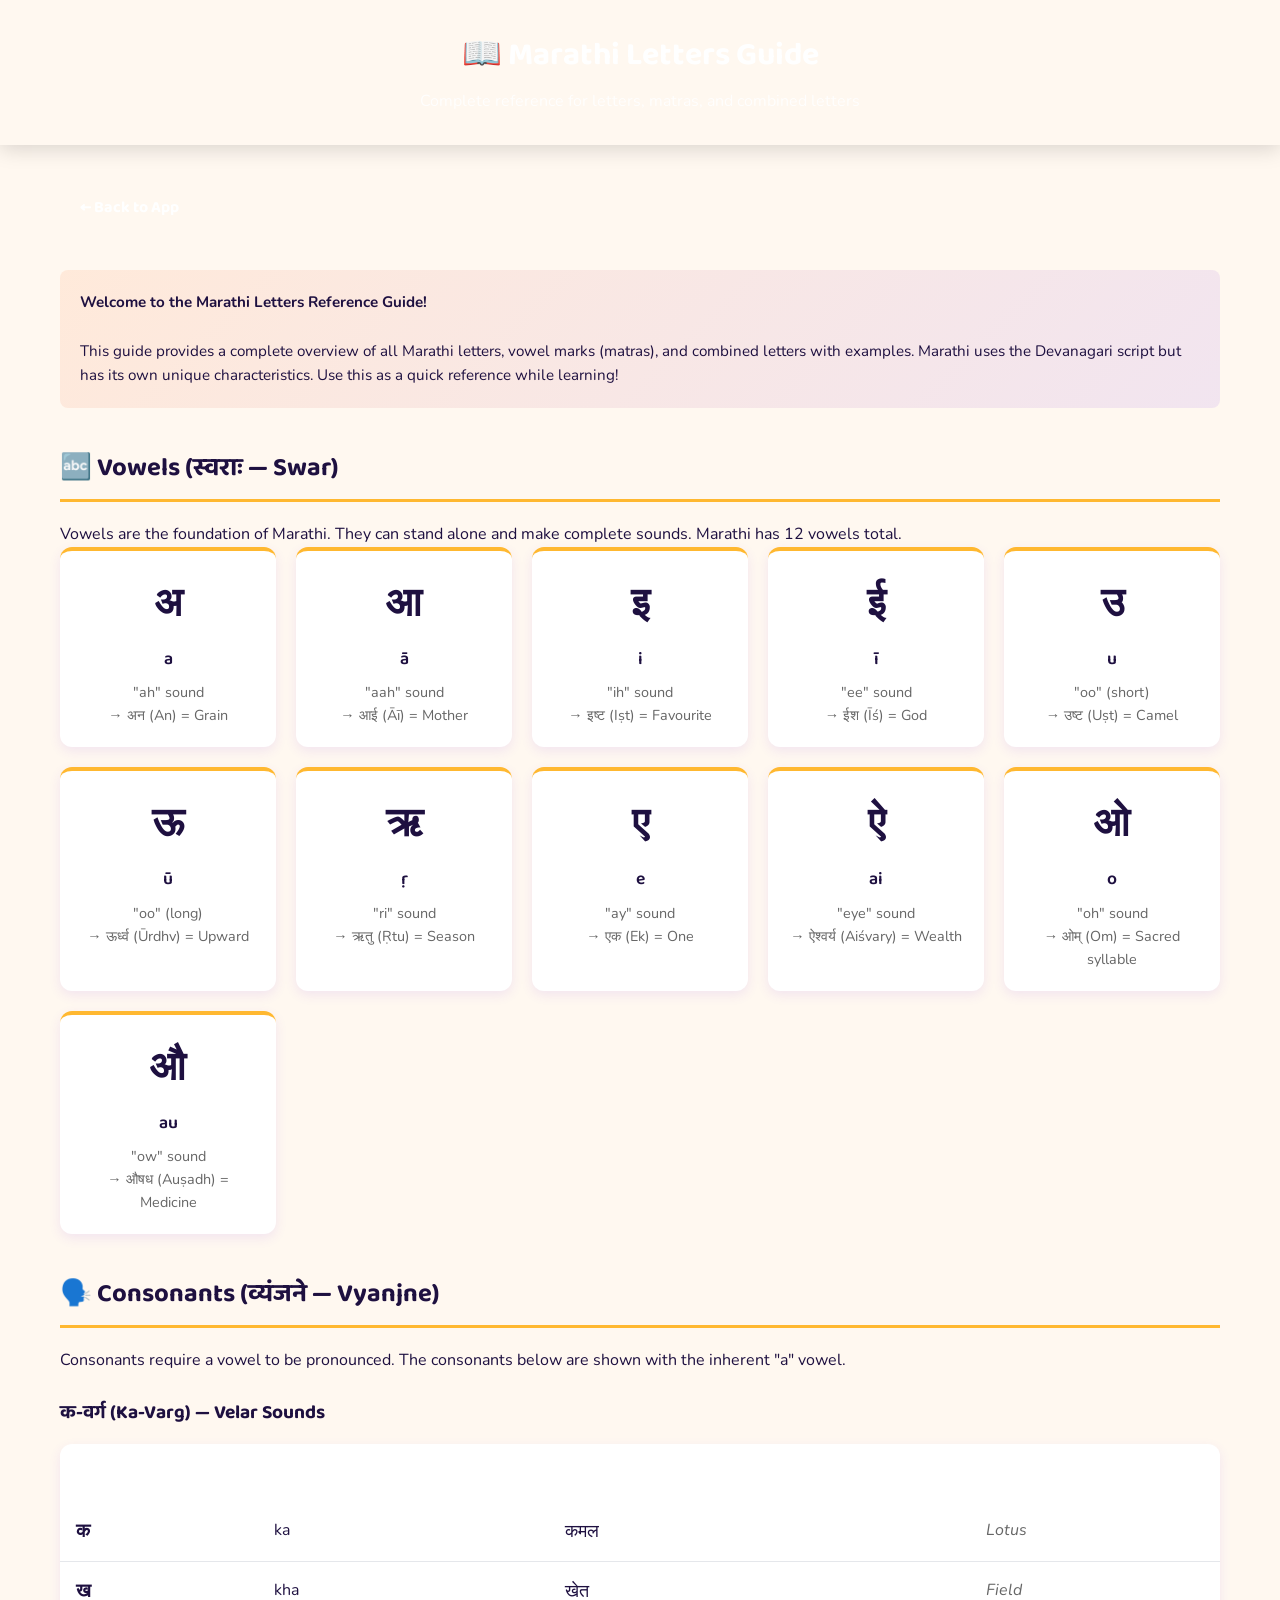
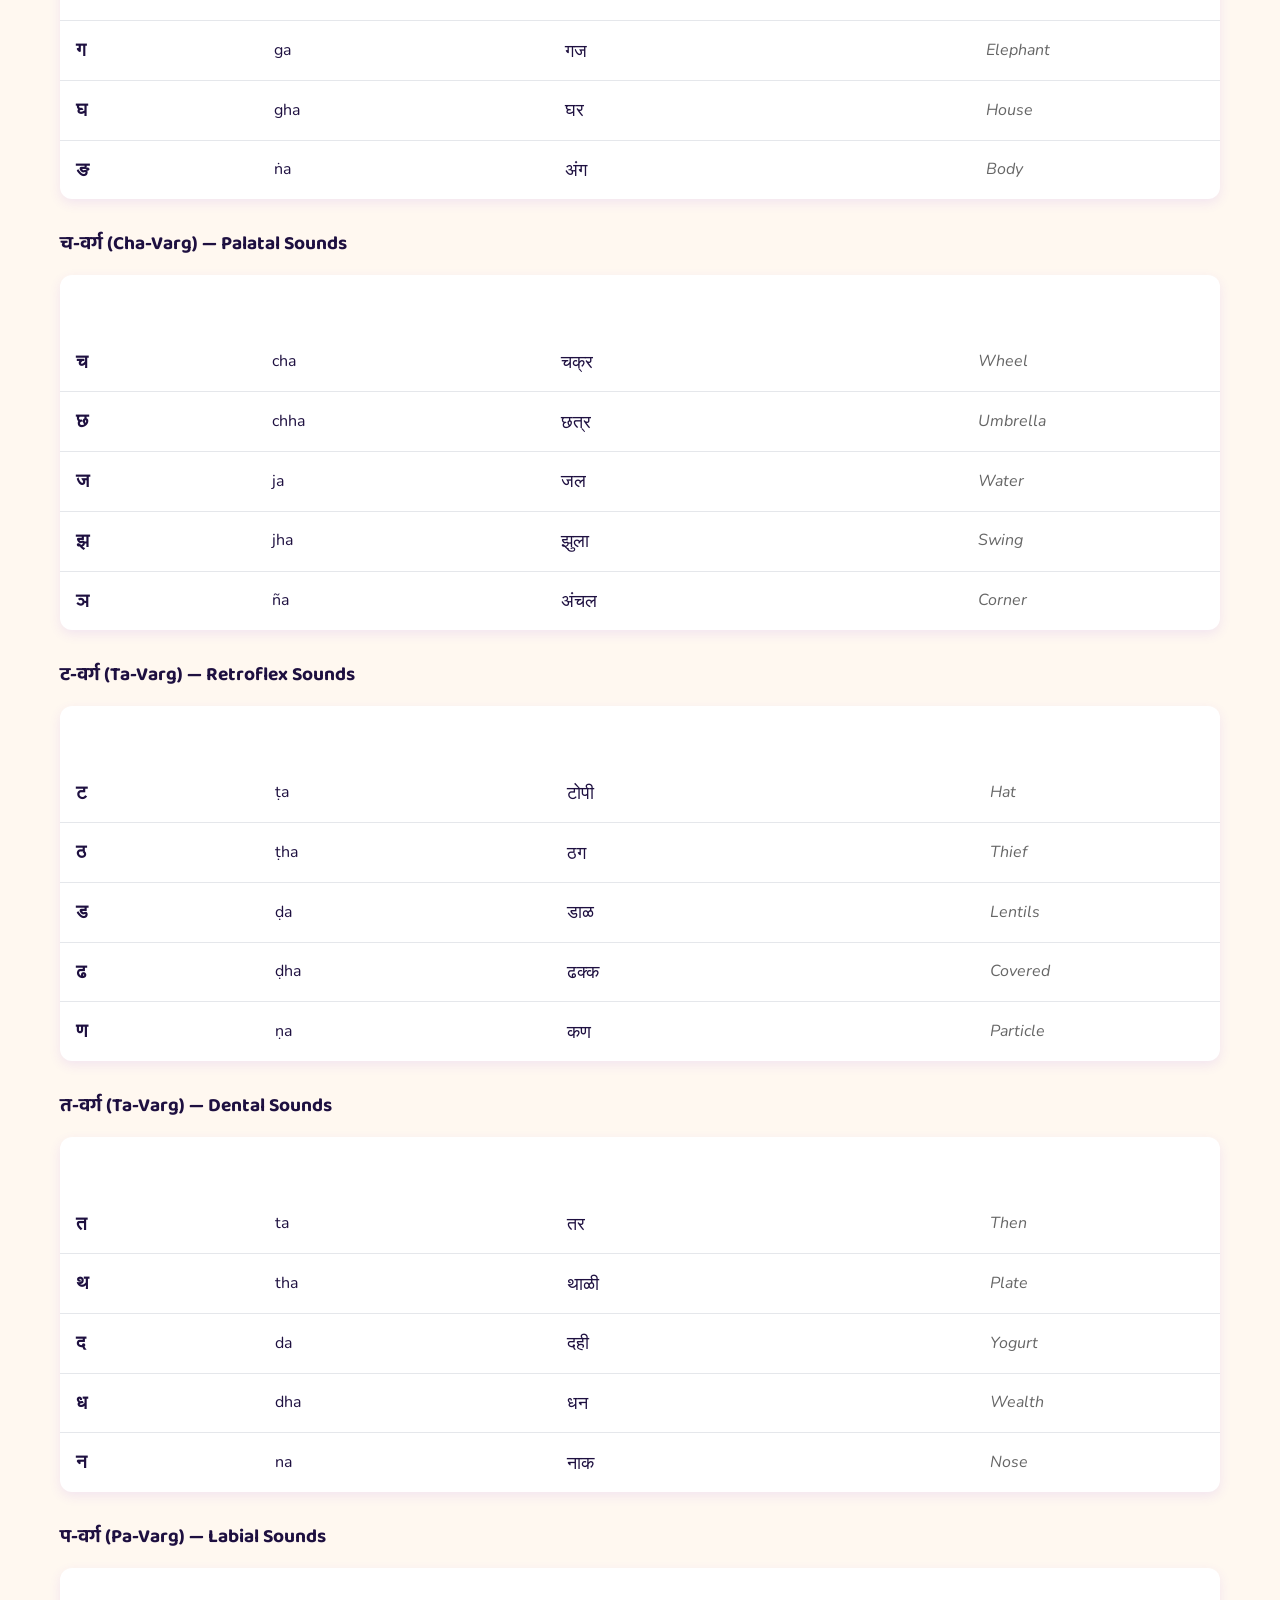
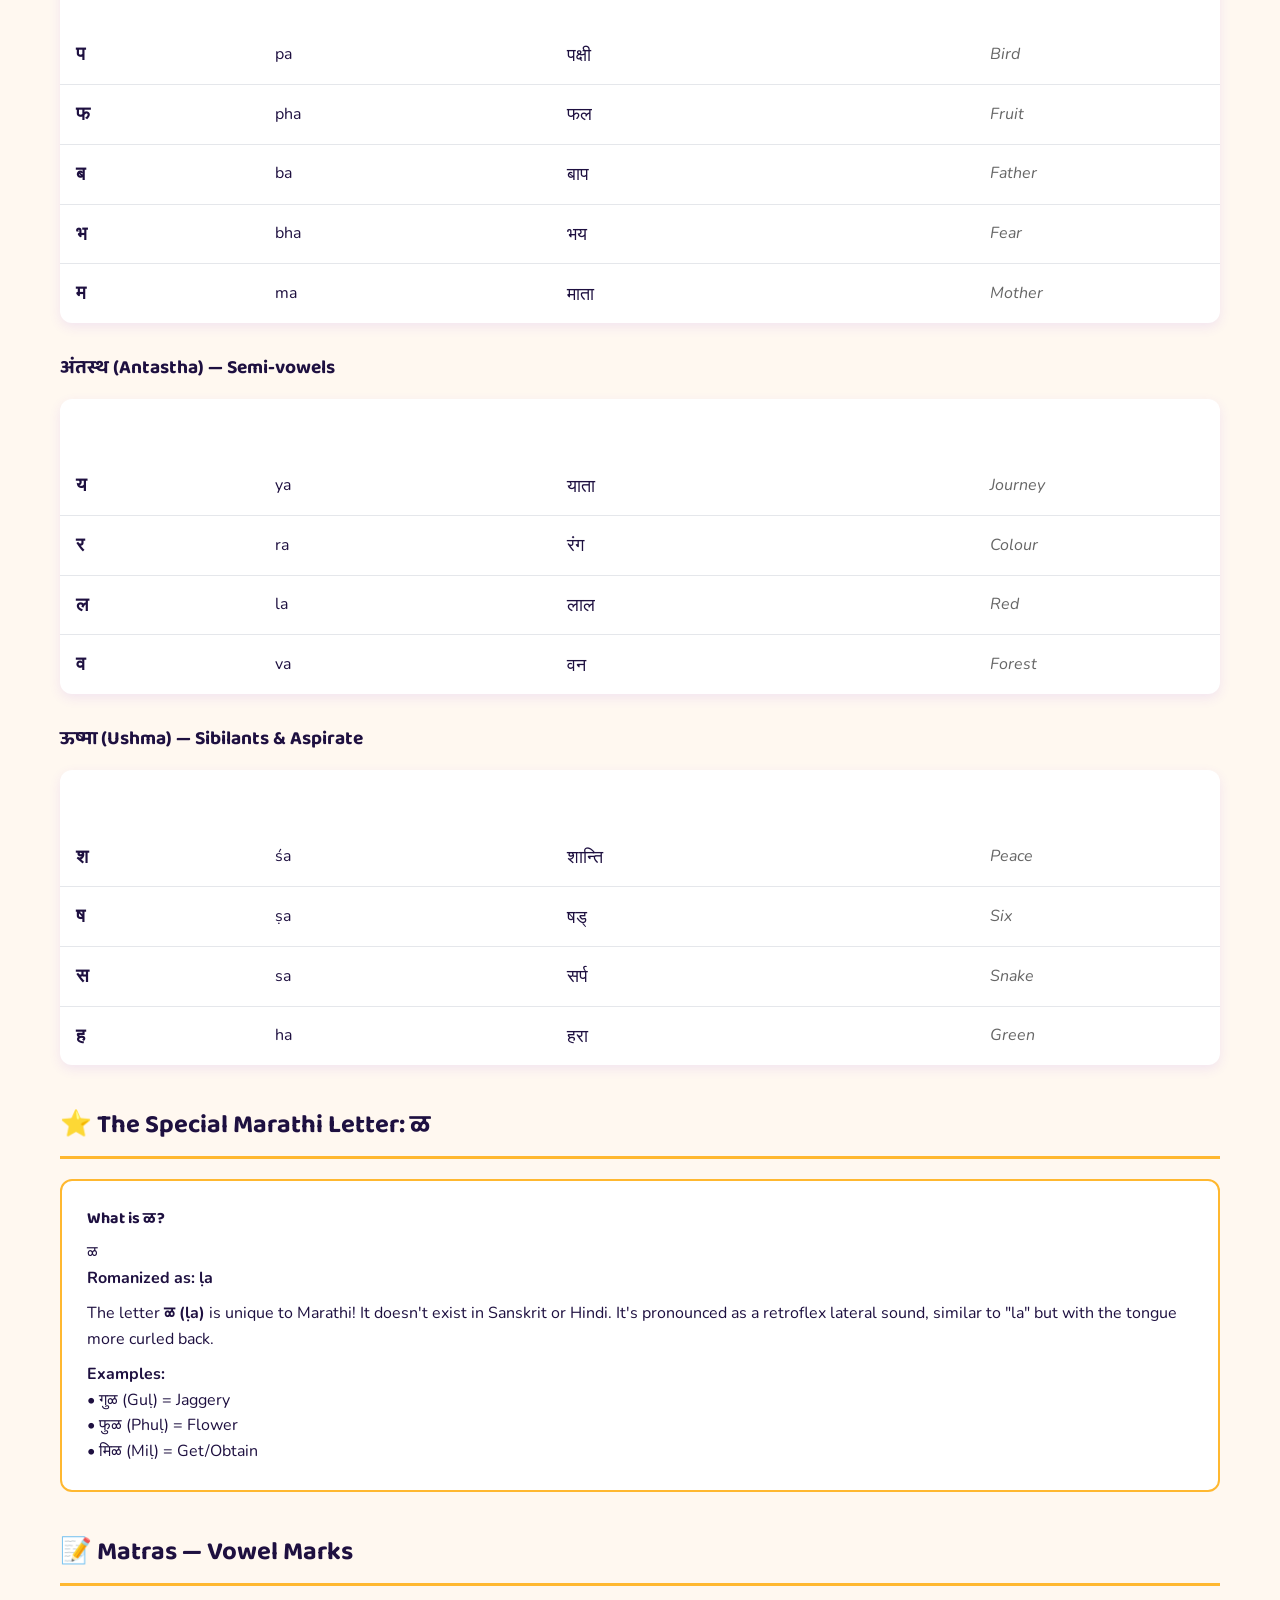
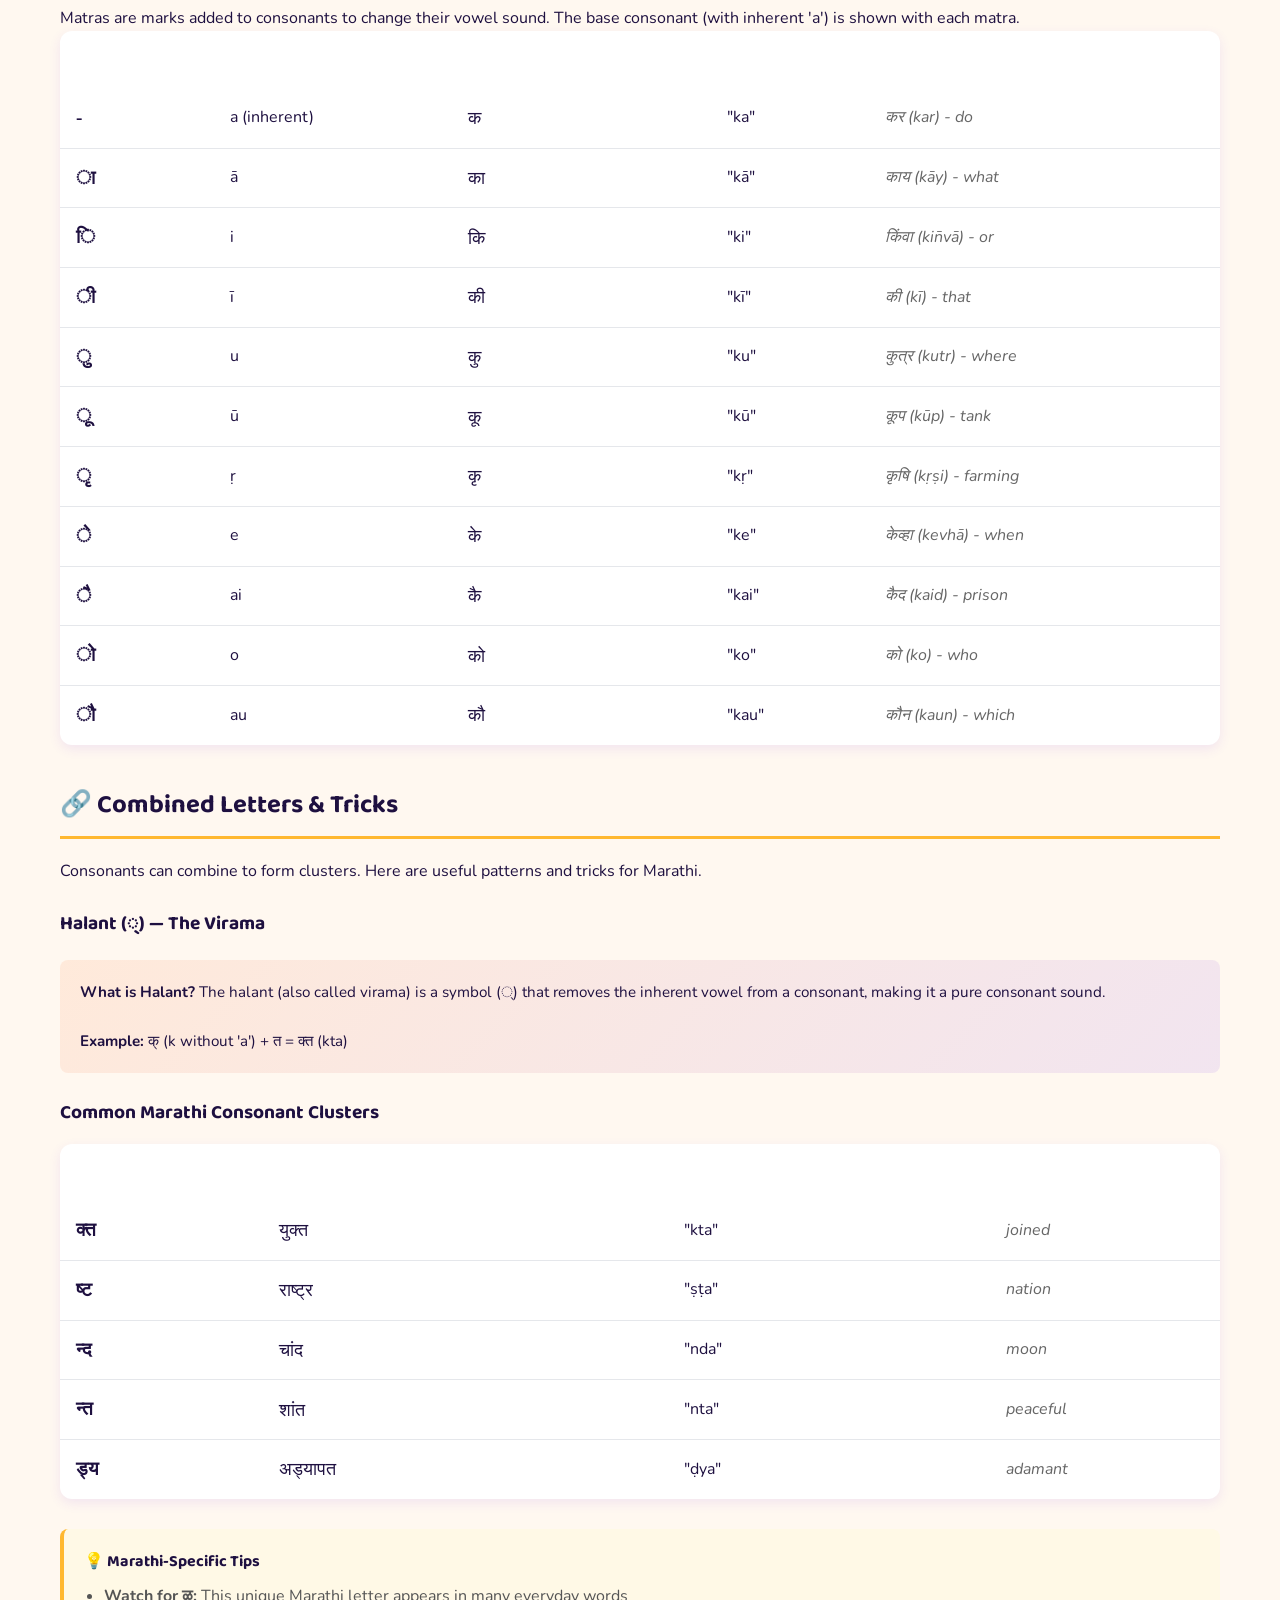
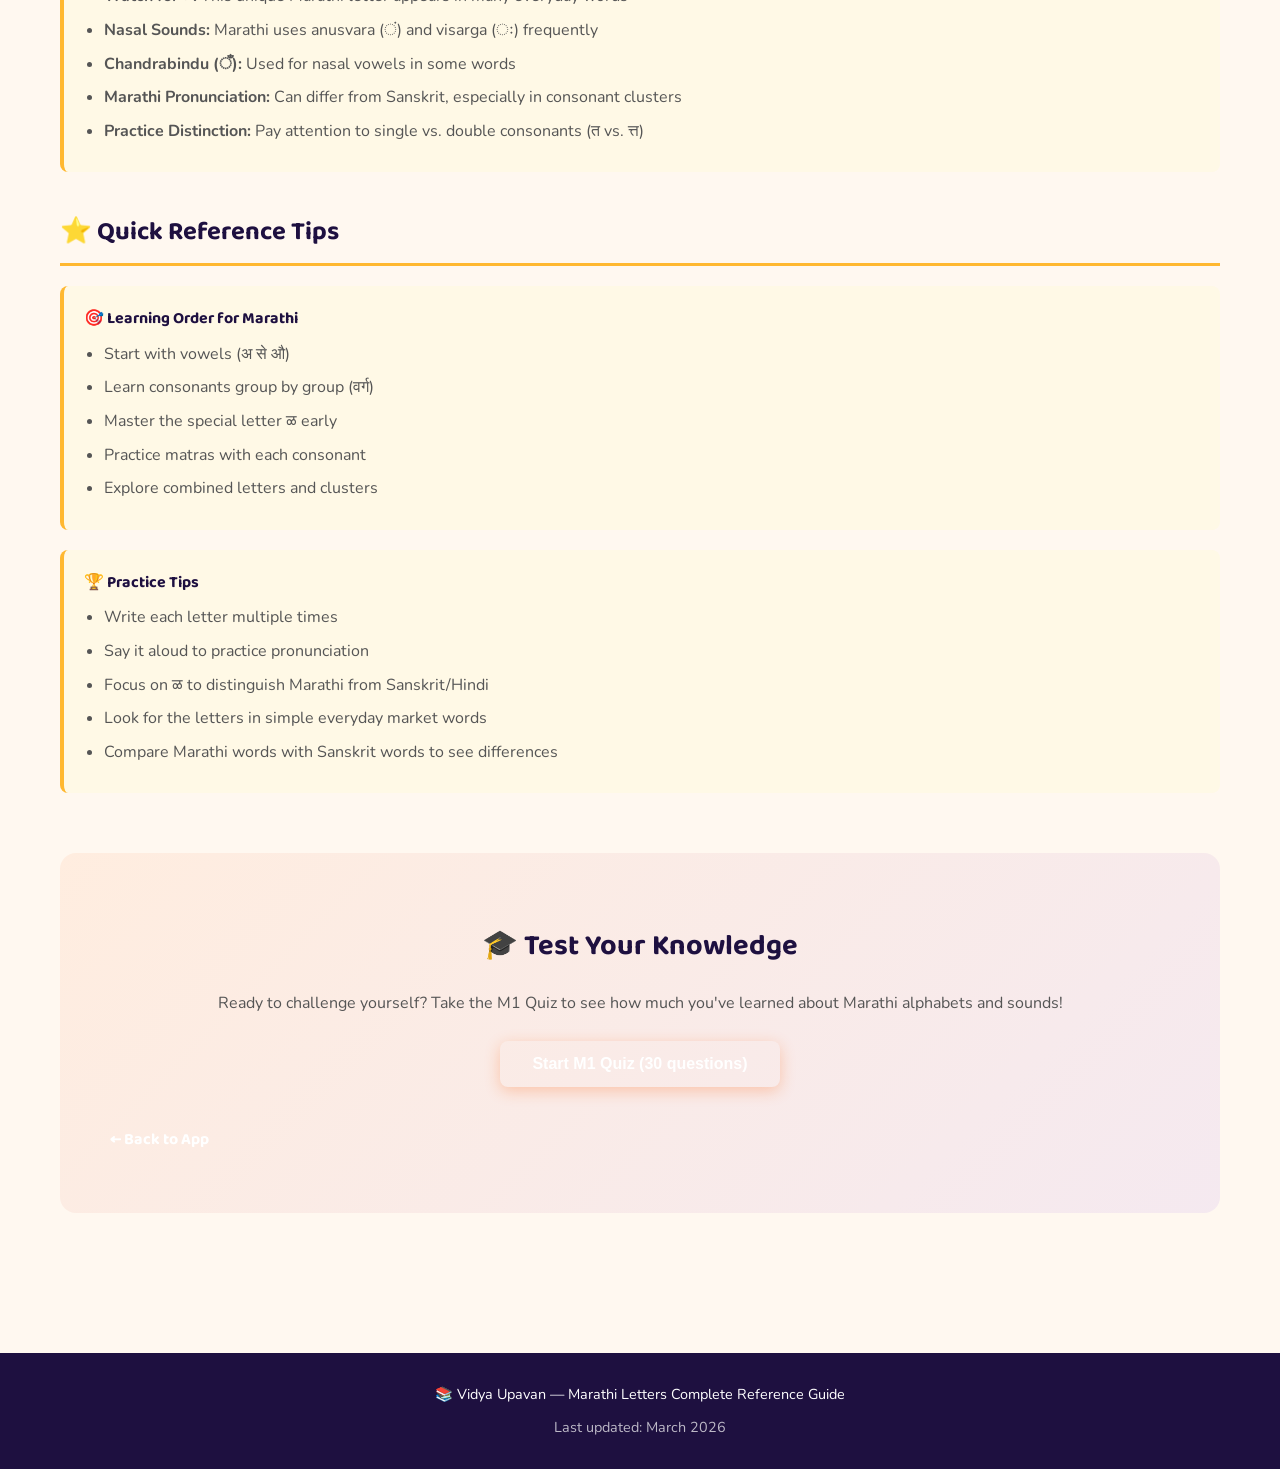
<file: m1-guide.html>
<!DOCTYPE html>
<html lang="en">
<head>
<meta charset="UTF-8">
<meta name="viewport" content="width=device-width, initial-scale=1.0">
<title>Marathi Letters Guide | Vidya Upavan</title>
<link href="https://fonts.googleapis.com/css2?family=Baloo+2:wght@400;600;700;800&family=Nunito:wght@400;600;700&display=swap" rel="stylesheet">
<link href="assets/guides.css" rel="stylesheet">
<style>
:root {
  --primary-color: var(--teal);
  --secondary-color: var(--teal);
  --accent-color: var(--gold);
  --header-bg: linear-gradient(135deg, var(--teal) 0%, var(--dark-teal) 100%);
  --hover-bg: #e6faf9;
}
</style>
</head>
<body>

<header>
  <h1>📖 Marathi Letters Guide</h1>
  <p>Complete reference for letters, matras, and combined letters</p>
</header>

<div class="container">
  <a href="nia-language-adventure-index.html" class="back-button">← Back to App</a>

  <!-- INTRODUCTION -->
  <div class="info-box">
    <strong>Welcome to the Marathi Letters Reference Guide!</strong>
    <br><br>
    This guide provides a complete overview of all Marathi letters, vowel marks (matras), and combined letters with examples. Marathi uses the Devanagari script but has its own unique characteristics. Use this as a quick reference while learning!
  </div>

  <!-- VOWELS (SWARA) -->
  <h2>🔤 Vowels (स्वराः — Swar)</h2>
  <p>Vowels are the foundation of Marathi. They can stand alone and make complete sounds. Marathi has 12 vowels total.</p>

  <div class="vowel-grid">
    <div class="vowel-card">
      <div class="letter">अ</div>
      <div class="roman">a</div>
      <div class="description">"ah" sound<br>→ अन (An) = Grain</div>
    </div>
    <div class="vowel-card">
      <div class="letter">आ</div>
      <div class="roman">ā</div>
      <div class="description">"aah" sound<br>→ आई (Āī) = Mother</div>
    </div>
    <div class="vowel-card">
      <div class="letter">इ</div>
      <div class="roman">i</div>
      <div class="description">"ih" sound<br>→ इष्ट (Iṣt) = Favourite</div>
    </div>
    <div class="vowel-card">
      <div class="letter">ई</div>
      <div class="roman">ī</div>
      <div class="description">"ee" sound<br>→ ईश (Īś) = God</div>
    </div>
    <div class="vowel-card">
      <div class="letter">उ</div>
      <div class="roman">u</div>
      <div class="description">"oo" (short)<br>→ उष्ट (Uṣt) = Camel</div>
    </div>
    <div class="vowel-card">
      <div class="letter">ऊ</div>
      <div class="roman">ū</div>
      <div class="description">"oo" (long)<br>→ ऊर्ध्व (Ūrdhv) = Upward</div>
    </div>
    <div class="vowel-card">
      <div class="letter">ऋ</div>
      <div class="roman">ṛ</div>
      <div class="description">"ri" sound<br>→ ऋतु (Ṛtu) = Season</div>
    </div>
    <div class="vowel-card">
      <div class="letter">ए</div>
      <div class="roman">e</div>
      <div class="description">"ay" sound<br>→ एक (Ek) = One</div>
    </div>
    <div class="vowel-card">
      <div class="letter">ऐ</div>
      <div class="roman">ai</div>
      <div class="description">"eye" sound<br>→ ऐश्वर्य (Aiśvary) = Wealth</div>
    </div>
    <div class="vowel-card">
      <div class="letter">ओ</div>
      <div class="roman">o</div>
      <div class="description">"oh" sound<br>→ ओम् (Om) = Sacred syllable</div>
    </div>
    <div class="vowel-card">
      <div class="letter">औ</div>
      <div class="roman">au</div>
      <div class="description">"ow" sound<br>→ औषध (Auṣadh) = Medicine</div>
    </div>
  </div>

  <!-- CONSONANTS -->
  <h2>🗣️ Consonants (व्यंजने — Vyanjne)</h2>
  <p>Consonants require a vowel to be pronounced. The consonants below are shown with the inherent "a" vowel.</p>

  <h3>क-वर्ग (Ka-Varg) — Velar Sounds</h3>
  <table>
    <thead>
      <tr>
        <th>Letter</th>
        <th>Romanized</th>
        <th>Example (Marathi)</th>
        <th>Meaning</th>
      </tr>
    </thead>
    <tbody>
      <tr>
        <td class="marathi">क</td>
        <td>ka</td>
        <td class="example">कमल</td>
        <td class="meaning">Lotus</td>
      </tr>
      <tr>
        <td class="marathi">ख</td>
        <td>kha</td>
        <td class="example">खेत</td>
        <td class="meaning">Field</td>
      </tr>
      <tr>
        <td class="marathi">ग</td>
        <td>ga</td>
        <td class="example">गज</td>
        <td class="meaning">Elephant</td>
      </tr>
      <tr>
        <td class="marathi">घ</td>
        <td>gha</td>
        <td class="example">घर</td>
        <td class="meaning">House</td>
      </tr>
      <tr>
        <td class="marathi">ङ</td>
        <td>ṅa</td>
        <td class="example">अंग</td>
        <td class="meaning">Body</td>
      </tr>
    </tbody>
  </table>

  <h3>च-वर्ग (Cha-Varg) — Palatal Sounds</h3>
  <table>
    <thead>
      <tr>
        <th>Letter</th>
        <th>Romanized</th>
        <th>Example (Marathi)</th>
        <th>Meaning</th>
      </tr>
    </thead>
    <tbody>
      <tr>
        <td class="marathi">च</td>
        <td>cha</td>
        <td class="example">चक्र</td>
        <td class="meaning">Wheel</td>
      </tr>
      <tr>
        <td class="marathi">छ</td>
        <td>chha</td>
        <td class="example">छत्र</td>
        <td class="meaning">Umbrella</td>
      </tr>
      <tr>
        <td class="marathi">ज</td>
        <td>ja</td>
        <td class="example">जल</td>
        <td class="meaning">Water</td>
      </tr>
      <tr>
        <td class="marathi">झ</td>
        <td>jha</td>
        <td class="example">झुला</td>
        <td class="meaning">Swing</td>
      </tr>
      <tr>
        <td class="marathi">ञ</td>
        <td>ña</td>
        <td class="example">अंचल</td>
        <td class="meaning">Corner</td>
      </tr>
    </tbody>
  </table>

  <h3>ट-वर्ग (Ta-Varg) — Retroflex Sounds</h3>
  <table>
    <thead>
      <tr>
        <th>Letter</th>
        <th>Romanized</th>
        <th>Example (Marathi)</th>
        <th>Meaning</th>
      </tr>
    </thead>
    <tbody>
      <tr>
        <td class="marathi">ट</td>
        <td>ṭa</td>
        <td class="example">टोपी</td>
        <td class="meaning">Hat</td>
      </tr>
      <tr>
        <td class="marathi">ठ</td>
        <td>ṭha</td>
        <td class="example">ठग</td>
        <td class="meaning">Thief</td>
      </tr>
      <tr>
        <td class="marathi">ड</td>
        <td>ḍa</td>
        <td class="example">डाळ</td>
        <td class="meaning">Lentils</td>
      </tr>
      <tr>
        <td class="marathi">ढ</td>
        <td>ḍha</td>
        <td class="example">ढक्क</td>
        <td class="meaning">Covered</td>
      </tr>
      <tr>
        <td class="marathi">ण</td>
        <td>ṇa</td>
        <td class="example">कण</td>
        <td class="meaning">Particle</td>
      </tr>
    </tbody>
  </table>

  <h3>त-वर्ग (Ta-Varg) — Dental Sounds</h3>
  <table>
    <thead>
      <tr>
        <th>Letter</th>
        <th>Romanized</th>
        <th>Example (Marathi)</th>
        <th>Meaning</th>
      </tr>
    </thead>
    <tbody>
      <tr>
        <td class="marathi">त</td>
        <td>ta</td>
        <td class="example">तर</td>
        <td class="meaning">Then</td>
      </tr>
      <tr>
        <td class="marathi">थ</td>
        <td>tha</td>
        <td class="example">थाळी</td>
        <td class="meaning">Plate</td>
      </tr>
      <tr>
        <td class="marathi">द</td>
        <td>da</td>
        <td class="example">दही</td>
        <td class="meaning">Yogurt</td>
      </tr>
      <tr>
        <td class="marathi">ध</td>
        <td>dha</td>
        <td class="example">धन</td>
        <td class="meaning">Wealth</td>
      </tr>
      <tr>
        <td class="marathi">न</td>
        <td>na</td>
        <td class="example">नाक</td>
        <td class="meaning">Nose</td>
      </tr>
    </tbody>
  </table>

  <h3>प-वर्ग (Pa-Varg) — Labial Sounds</h3>
  <table>
    <thead>
      <tr>
        <th>Letter</th>
        <th>Romanized</th>
        <th>Example (Marathi)</th>
        <th>Meaning</th>
      </tr>
    </thead>
    <tbody>
      <tr>
        <td class="marathi">प</td>
        <td>pa</td>
        <td class="example">पक्षी</td>
        <td class="meaning">Bird</td>
      </tr>
      <tr>
        <td class="marathi">फ</td>
        <td>pha</td>
        <td class="example">फल</td>
        <td class="meaning">Fruit</td>
      </tr>
      <tr>
        <td class="marathi">ब</td>
        <td>ba</td>
        <td class="example">बाप</td>
        <td class="meaning">Father</td>
      </tr>
      <tr>
        <td class="marathi">भ</td>
        <td>bha</td>
        <td class="example">भय</td>
        <td class="meaning">Fear</td>
      </tr>
      <tr>
        <td class="marathi">म</td>
        <td>ma</td>
        <td class="example">माता</td>
        <td class="meaning">Mother</td>
      </tr>
    </tbody>
  </table>

  <h3>अंतस्थ (Antastha) — Semi-vowels</h3>
  <table>
    <thead>
      <tr>
        <th>Letter</th>
        <th>Romanized</th>
        <th>Example (Marathi)</th>
        <th>Meaning</th>
      </tr>
    </thead>
    <tbody>
      <tr>
        <td class="marathi">य</td>
        <td>ya</td>
        <td class="example">याता</td>
        <td class="meaning">Journey</td>
      </tr>
      <tr>
        <td class="marathi">र</td>
        <td>ra</td>
        <td class="example">रंग</td>
        <td class="meaning">Colour</td>
      </tr>
      <tr>
        <td class="marathi">ल</td>
        <td>la</td>
        <td class="example">लाल</td>
        <td class="meaning">Red</td>
      </tr>
      <tr>
        <td class="marathi">व</td>
        <td>va</td>
        <td class="example">वन</td>
        <td class="meaning">Forest</td>
      </tr>
    </tbody>
  </table>

  <h3>ऊष्मा (Ushma) — Sibilants & Aspirate</h3>
  <table>
    <thead>
      <tr>
        <th>Letter</th>
        <th>Romanized</th>
        <th>Example (Marathi)</th>
        <th>Meaning</th>
      </tr>
    </thead>
    <tbody>
      <tr>
        <td class="marathi">श</td>
        <td>śa</td>
        <td class="example">शान्ति</td>
        <td class="meaning">Peace</td>
      </tr>
      <tr>
        <td class="marathi">ष</td>
        <td>ṣa</td>
        <td class="example">षड्</td>
        <td class="meaning">Six</td>
      </tr>
      <tr>
        <td class="marathi">स</td>
        <td>sa</td>
        <td class="example">सर्प</td>
        <td class="meaning">Snake</td>
      </tr>
      <tr>
        <td class="marathi">ह</td>
        <td>ha</td>
        <td class="example">हरा</td>
        <td class="meaning">Green</td>
      </tr>
    </tbody>
  </table>

  <!-- SPECIAL MARATHI LETTER -->
  <h2>⭐ The Special Marathi Letter: ळ</h2>
  <div class="special-box">
    <div style="font-family: 'Baloo 2', cursive; font-weight: 700; color: var(--teal); margin-bottom: 8px;">
      What is ळ?
    </div>
    <div class="letter">ळ</div>
    <p style="margin-bottom: 10px;">
      <strong>Romanized as: ḷa</strong>
    </p>
    <p>
      The letter <strong>ळ (ḷa)</strong> is unique to Marathi! It doesn't exist in Sanskrit or Hindi. 
      It's pronounced as a retroflex lateral sound, similar to "la" but with the tongue more curled back.
    </p>
    <p style="margin-top: 10px;">
      <strong>Examples:</strong><br>
      • गुळ (Guḷ) = Jaggery<br>
      • फुळ (Phuḷ) = Flower<br>
      • मिळ (Miḷ) = Get/Obtain
    </p>
  </div>

  <!-- MATRAS (VOWEL MARKS) -->
  <h2>📝 Matras — Vowel Marks</h2>
  <p>Matras are marks added to consonants to change their vowel sound. The base consonant (with inherent 'a') is shown with each matra.</p>

  <table>
    <thead>
      <tr>
        <th>Matra</th>
        <th>Vowel</th>
        <th>Applied to 'क'</th>
        <th>Sound</th>
        <th>Example</th>
      </tr>
    </thead>
    <tbody>
      <tr>
        <td class="marathi">-</td>
        <td>a (inherent)</td>
        <td class="example">क</td>
        <td>"ka"</td>
        <td class="meaning">कर (kar) - do</td>
      </tr>
      <tr>
        <td class="marathi">ा</td>
        <td>ā</td>
        <td class="example">का</td>
        <td>"kā"</td>
        <td class="meaning">काय (kāy) - what</td>
      </tr>
      <tr>
        <td class="marathi">ि</td>
        <td>i</td>
        <td class="example">कि</td>
        <td>"ki"</td>
        <td class="meaning">किंवा (kin̄vā) - or</td>
      </tr>
      <tr>
        <td class="marathi">ी</td>
        <td>ī</td>
        <td class="example">की</td>
        <td>"kī"</td>
        <td class="meaning">की (kī) - that</td>
      </tr>
      <tr>
        <td class="marathi">ु</td>
        <td>u</td>
        <td class="example">कु</td>
        <td>"ku"</td>
        <td class="meaning">कुत्र (kutr) - where</td>
      </tr>
      <tr>
        <td class="marathi">ू</td>
        <td>ū</td>
        <td class="example">कू</td>
        <td>"kū"</td>
        <td class="meaning">कूप (kūp) - tank</td>
      </tr>
      <tr>
        <td class="marathi">ृ</td>
        <td>ṛ</td>
        <td class="example">कृ</td>
        <td>"kṛ"</td>
        <td class="meaning">कृषि (kṛṣi) - farming</td>
      </tr>
      <tr>
        <td class="marathi">े</td>
        <td>e</td>
        <td class="example">के</td>
        <td>"ke"</td>
        <td class="meaning">केव्हा (kevhā) - when</td>
      </tr>
      <tr>
        <td class="marathi">ै</td>
        <td>ai</td>
        <td class="example">कै</td>
        <td>"kai"</td>
        <td class="meaning">कैद (kaid) - prison</td>
      </tr>
      <tr>
        <td class="marathi">ो</td>
        <td>o</td>
        <td class="example">को</td>
        <td>"ko"</td>
        <td class="meaning">को (ko) - who</td>
      </tr>
      <tr>
        <td class="marathi">ौ</td>
        <td>au</td>
        <td class="example">कौ</td>
        <td>"kau"</td>
        <td class="meaning">कौन (kaun) - which</td>
      </tr>
    </tbody>
  </table>

  <!-- COMBINED LETTERS -->
  <h2>🔗 Combined Letters & Tricks</h2>
  <p>Consonants can combine to form clusters. Here are useful patterns and tricks for Marathi.</p>

  <h3>Halant (्) — The Virama</h3>
  <div class="info-box">
    <strong>What is Halant?</strong> The halant (also called virama) is a symbol (्) that removes the inherent vowel from a consonant, making it a pure consonant sound.
    <br><br>
    <strong>Example:</strong> क् (k without 'a') + त = क्त (kta)
  </div>

  <h3>Common Marathi Consonant Clusters</h3>
  <table>
    <thead>
      <tr>
        <th>Cluster</th>
        <th>Words with Cluster</th>
        <th>Pronunciation</th>
        <th>Meaning</th>
      </tr>
    </thead>
    <tbody>
      <tr>
        <td class="marathi">क्त</td>
        <td class="example">युक्त</td>
        <td>"kta"</td>
        <td class="meaning">joined</td>
      </tr>
      <tr>
        <td class="marathi">ष्ट</td>
        <td class="example">राष्ट्र</td>
        <td>"ṣṭa"</td>
        <td class="meaning">nation</td>
      </tr>
      <tr>
        <td class="marathi">न्द</td>
        <td class="example">चांद</td>
        <td>"nda"</td>
        <td class="meaning">moon</td>
      </tr>
      <tr>
        <td class="marathi">न्त</td>
        <td class="example">शांत</td>
        <td>"nta"</td>
        <td class="meaning">peaceful</td>
      </tr>
      <tr>
        <td class="marathi">ड्य</td>
        <td class="example">अड्यापत</td>
        <td>"ḍya"</td>
        <td class="meaning">adamant</td>
      </tr>
    </tbody>
  </table>

  <div class="tips">
    <h4>💡 Marathi-Specific Tips</h4>
    <ul>
      <li><strong>Watch for ळ:</strong> This unique Marathi letter appears in many everyday words</li>
      <li><strong>Nasal Sounds:</strong> Marathi uses anusvara (ं) and visarga (ः) frequently</li>
      <li><strong>Chandrabindu (ँ):</strong> Used for nasal vowels in some words</li>
      <li><strong>Marathi Pronunciation:</strong> Can differ from Sanskrit, especially in consonant clusters</li>
      <li><strong>Practice Distinction:</strong> Pay attention to single vs. double consonants (त vs. त्त)</li>
    </ul>
  </div>

  <!-- QUICK REFERENCE -->
  <h2>⭐ Quick Reference Tips</h2>
  <div class="tips">
    <h4>🎯 Learning Order for Marathi</h4>
    <ul>
      <li>Start with vowels (अ से औ)</li>
      <li>Learn consonants group by group (वर्ग)</li>
      <li>Master the special letter ळ early</li>
      <li>Practice matras with each consonant</li>
      <li>Explore combined letters and clusters</li>
    </ul>
  </div>

  <div class="tips">
    <h4>🏆 Practice Tips</h4>
    <ul>
      <li>Write each letter multiple times</li>
      <li>Say it aloud to practice pronunciation</li>
      <li>Focus on ळ to distinguish Marathi from Sanskrit/Hindi</li>
      <li>Look for the letters in simple everyday market words</li>
      <li>Compare Marathi words with Sanskrit words to see differences</li>
    </ul>
  </div>

  <!-- QUIZ SECTION -->
  <div class="quiz-container-wrapper">
    <div class="quiz-prompt">
      <h2>🎓 Test Your Knowledge</h2>
      <p>Ready to challenge yourself? Take the M1 Quiz to see how much you've learned about Marathi alphabets and sounds!</p>
      <button id="quizStartBtn" class="quiz-btn-start">Start M1 Quiz (30 questions)</button>
    </div>
    
  <a href="nia-language-adventure-index.html" class="back-button" style="margin-top: 30px;">← Back to App</a>
</div>

<!-- Load shared systems -->
<script src="quiz-system.js"></script>
<script src="quiz-data.js"></script>
<script src="guide-system.js"></script>
<script>
  // Initialize the quiz for this guide
  initGuideQuiz(M1_QUIZ);
</script>
</div>

<footer>
  <p>📚 Vidya Upavan — Marathi Letters Complete Reference Guide</p>
  <p style="margin-top: 10px; opacity: 0.7;">Last updated: March 2026</p>
</footer>

</body>
</html>
</file>
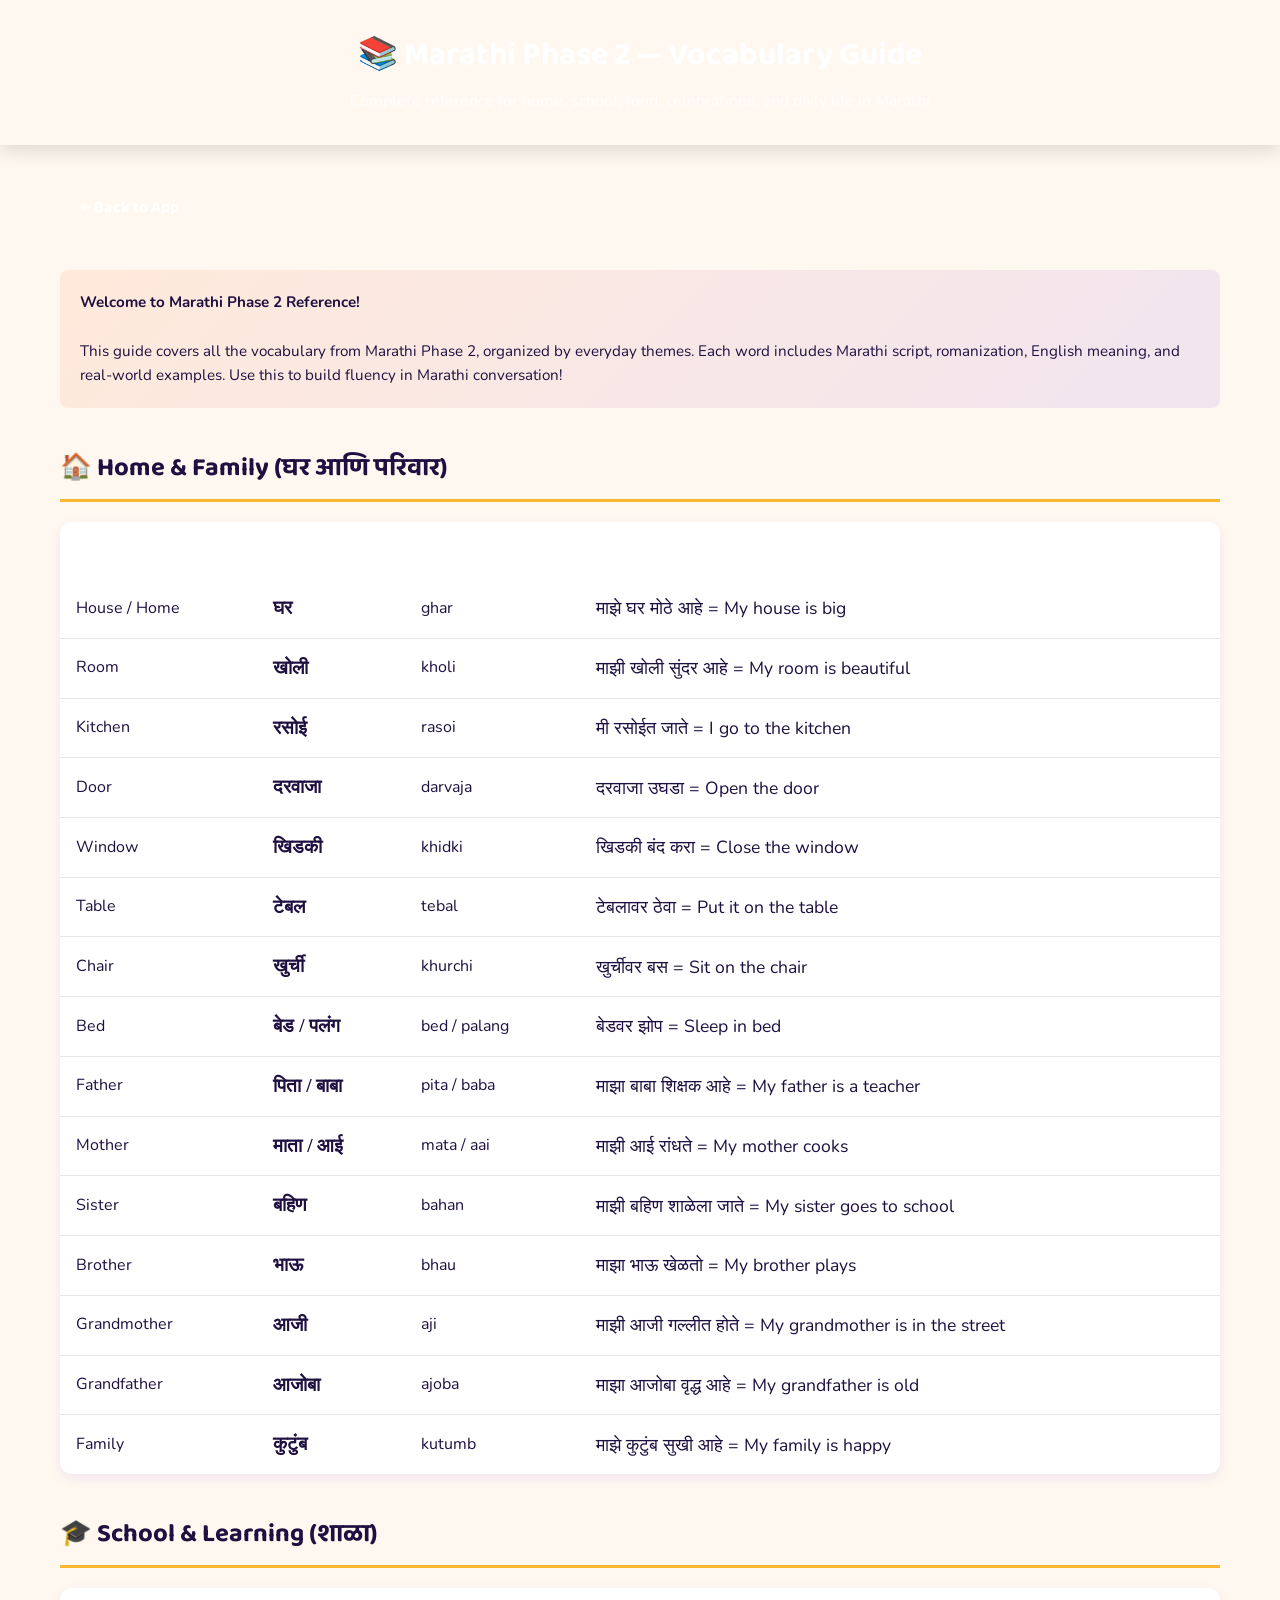
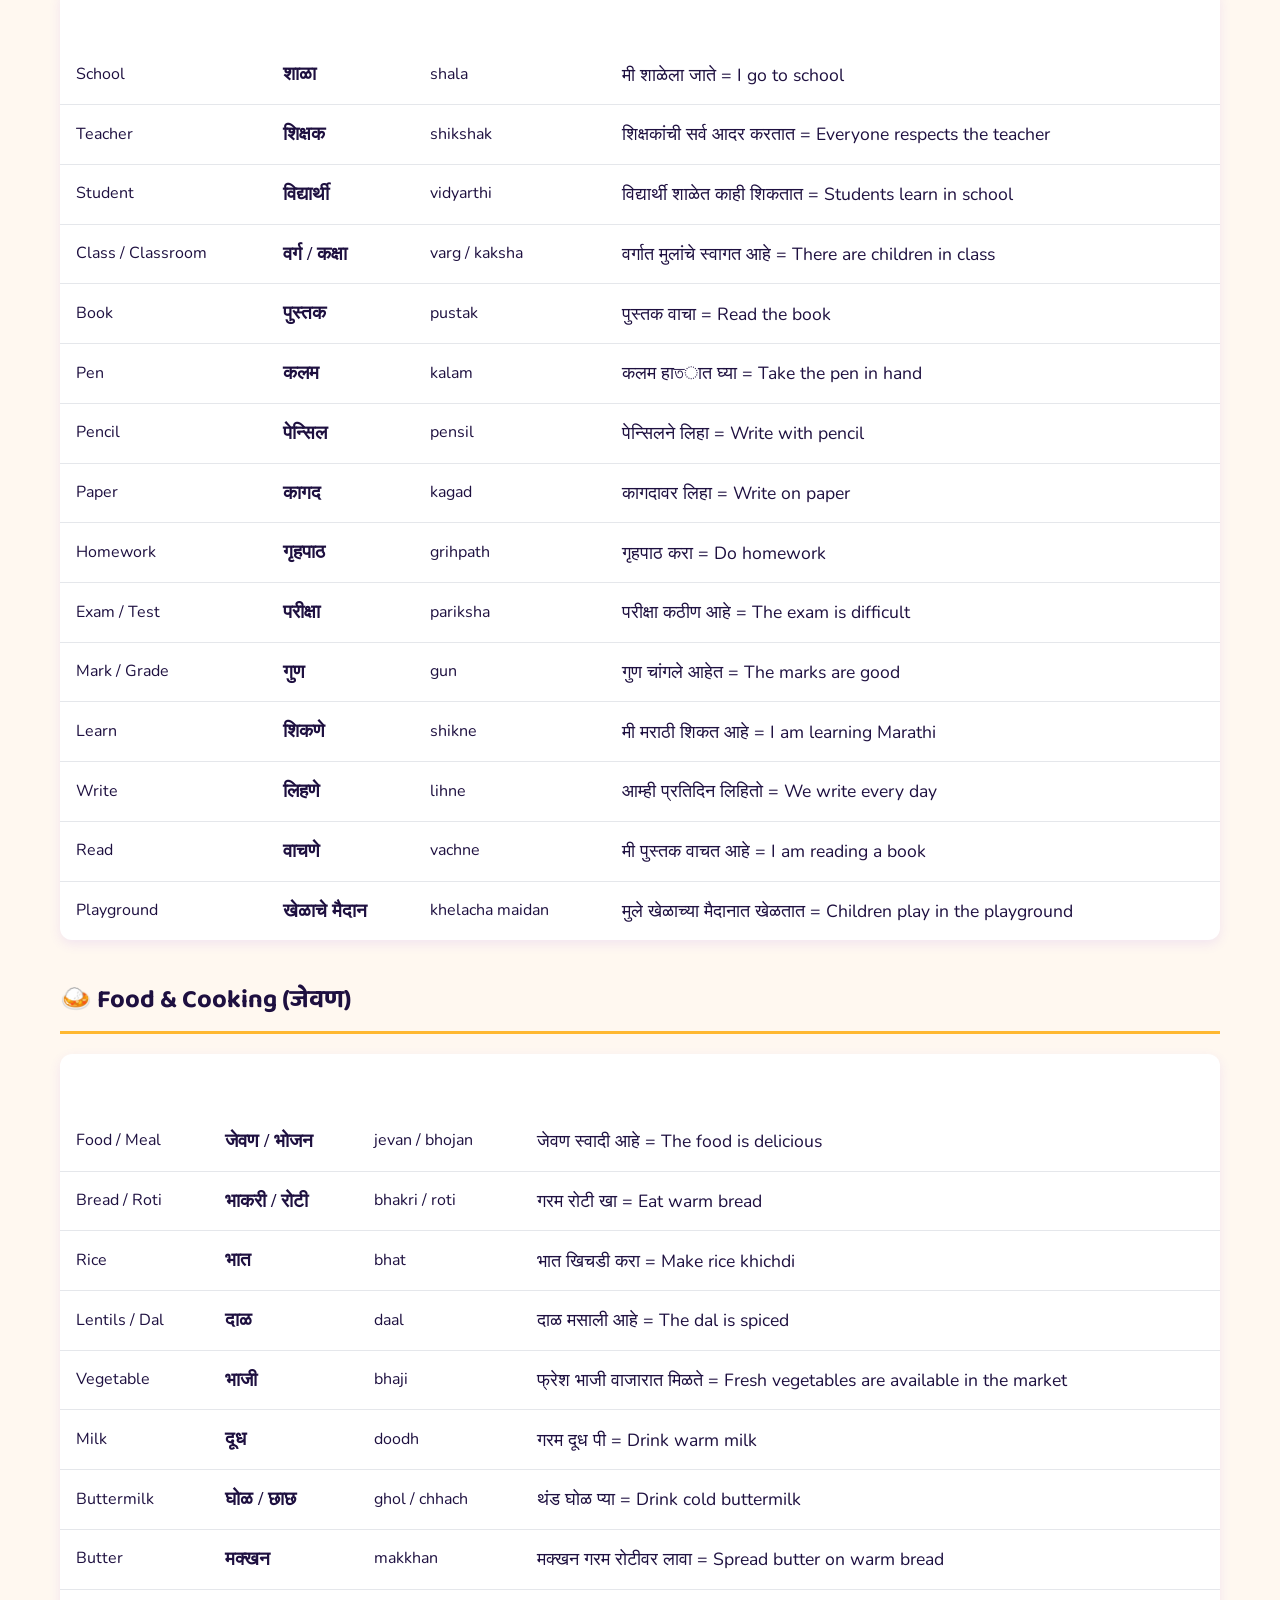
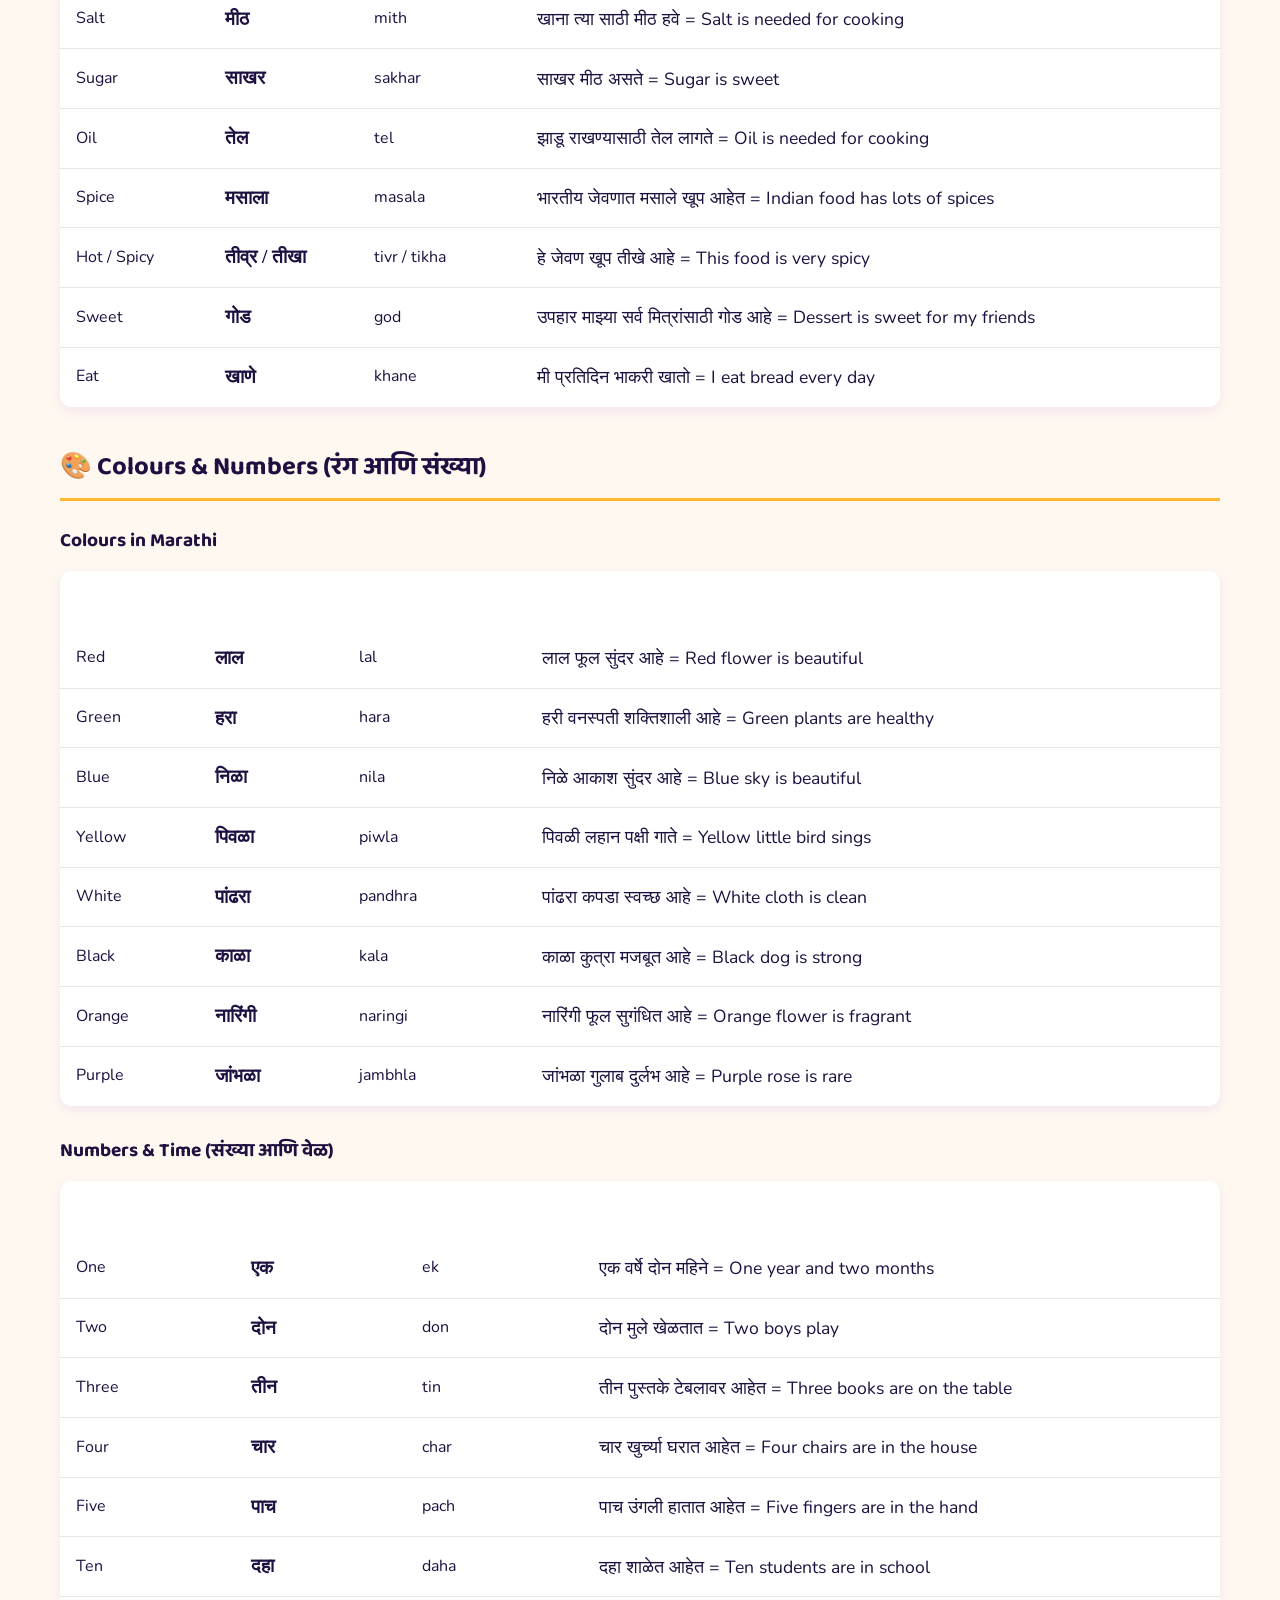
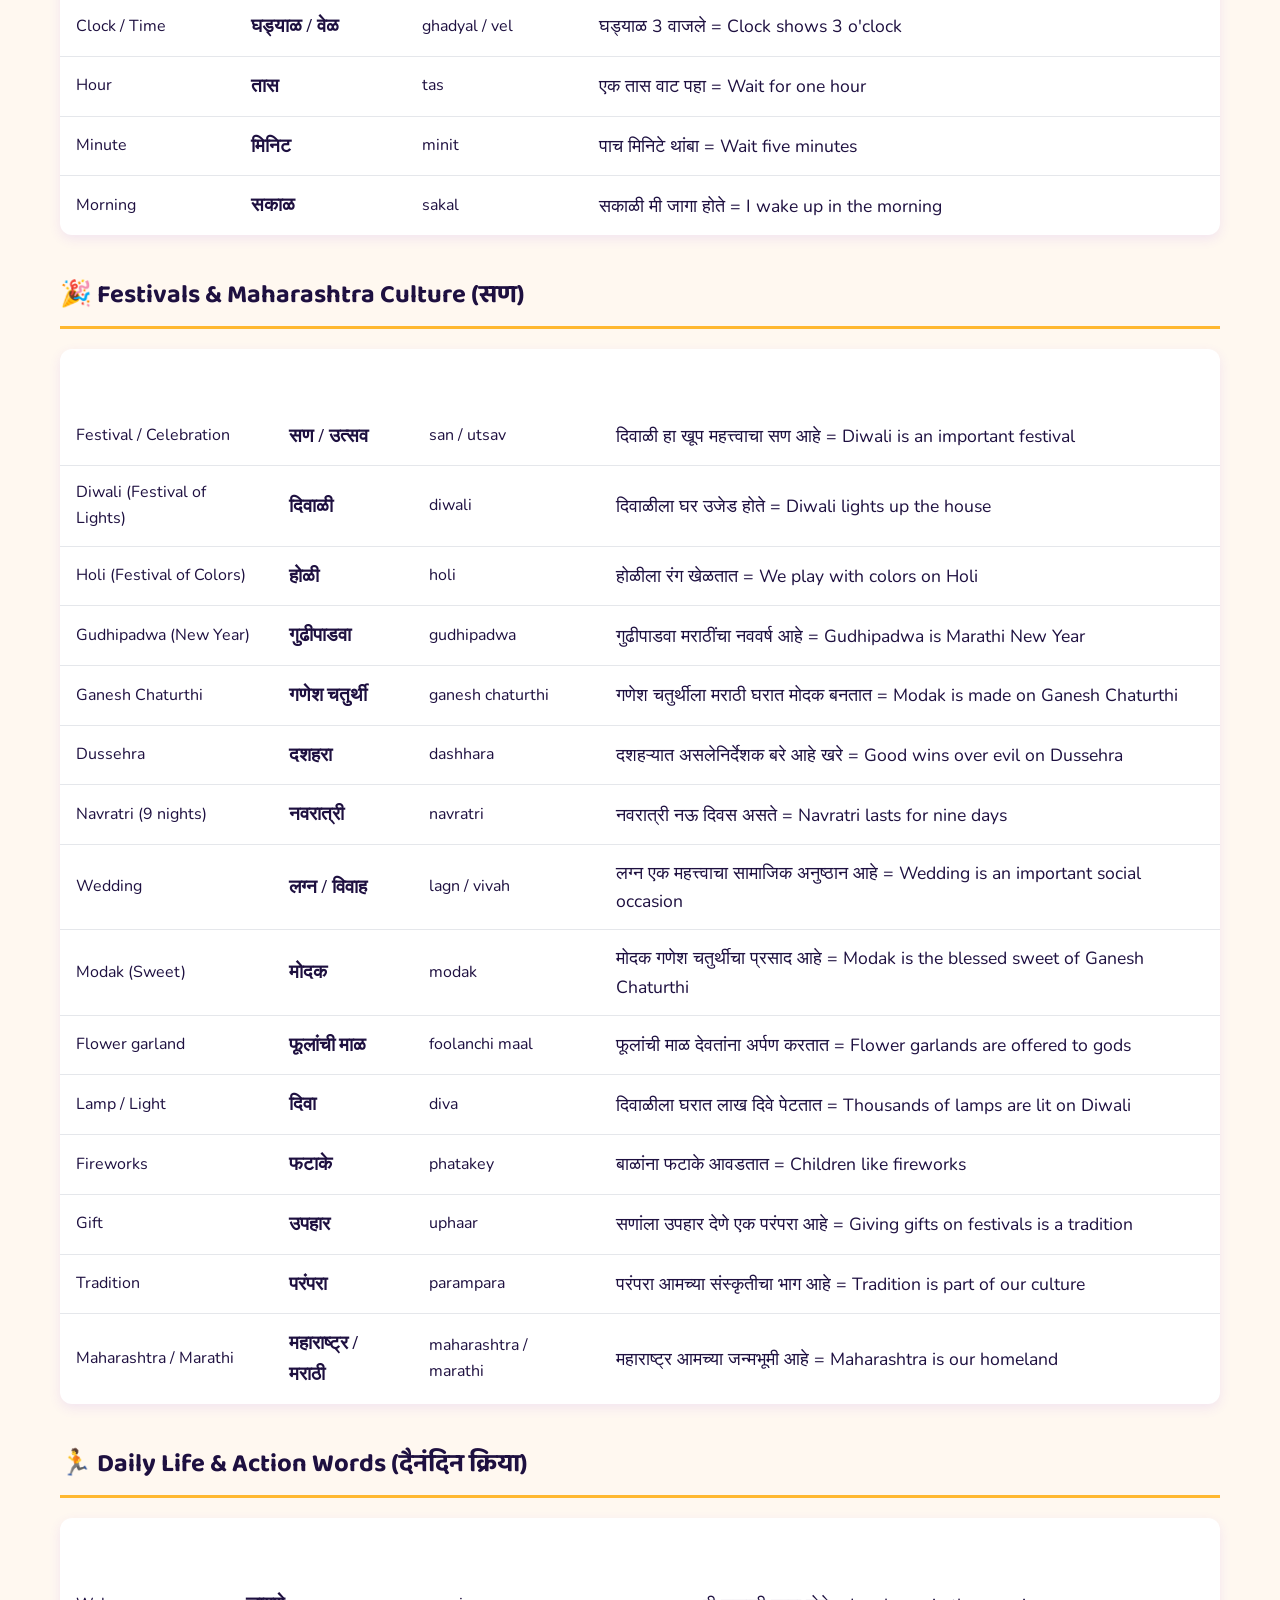
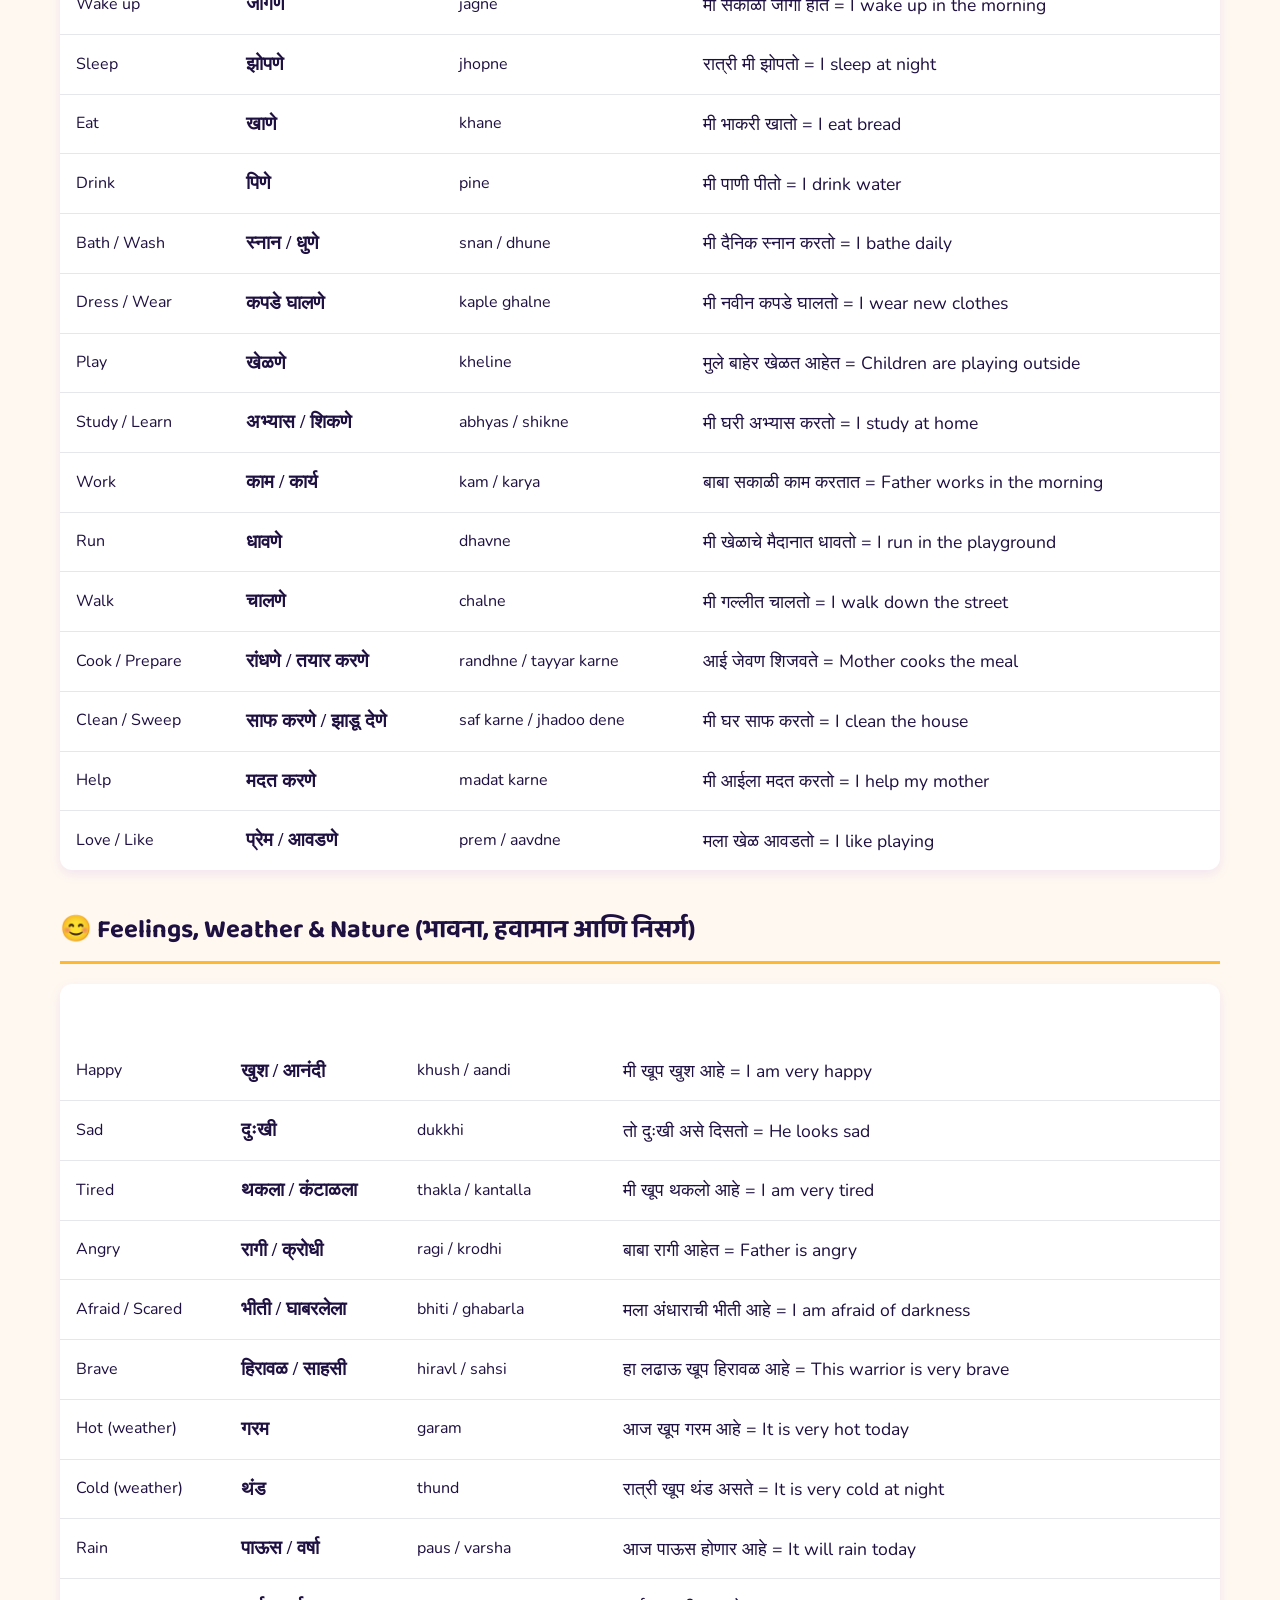
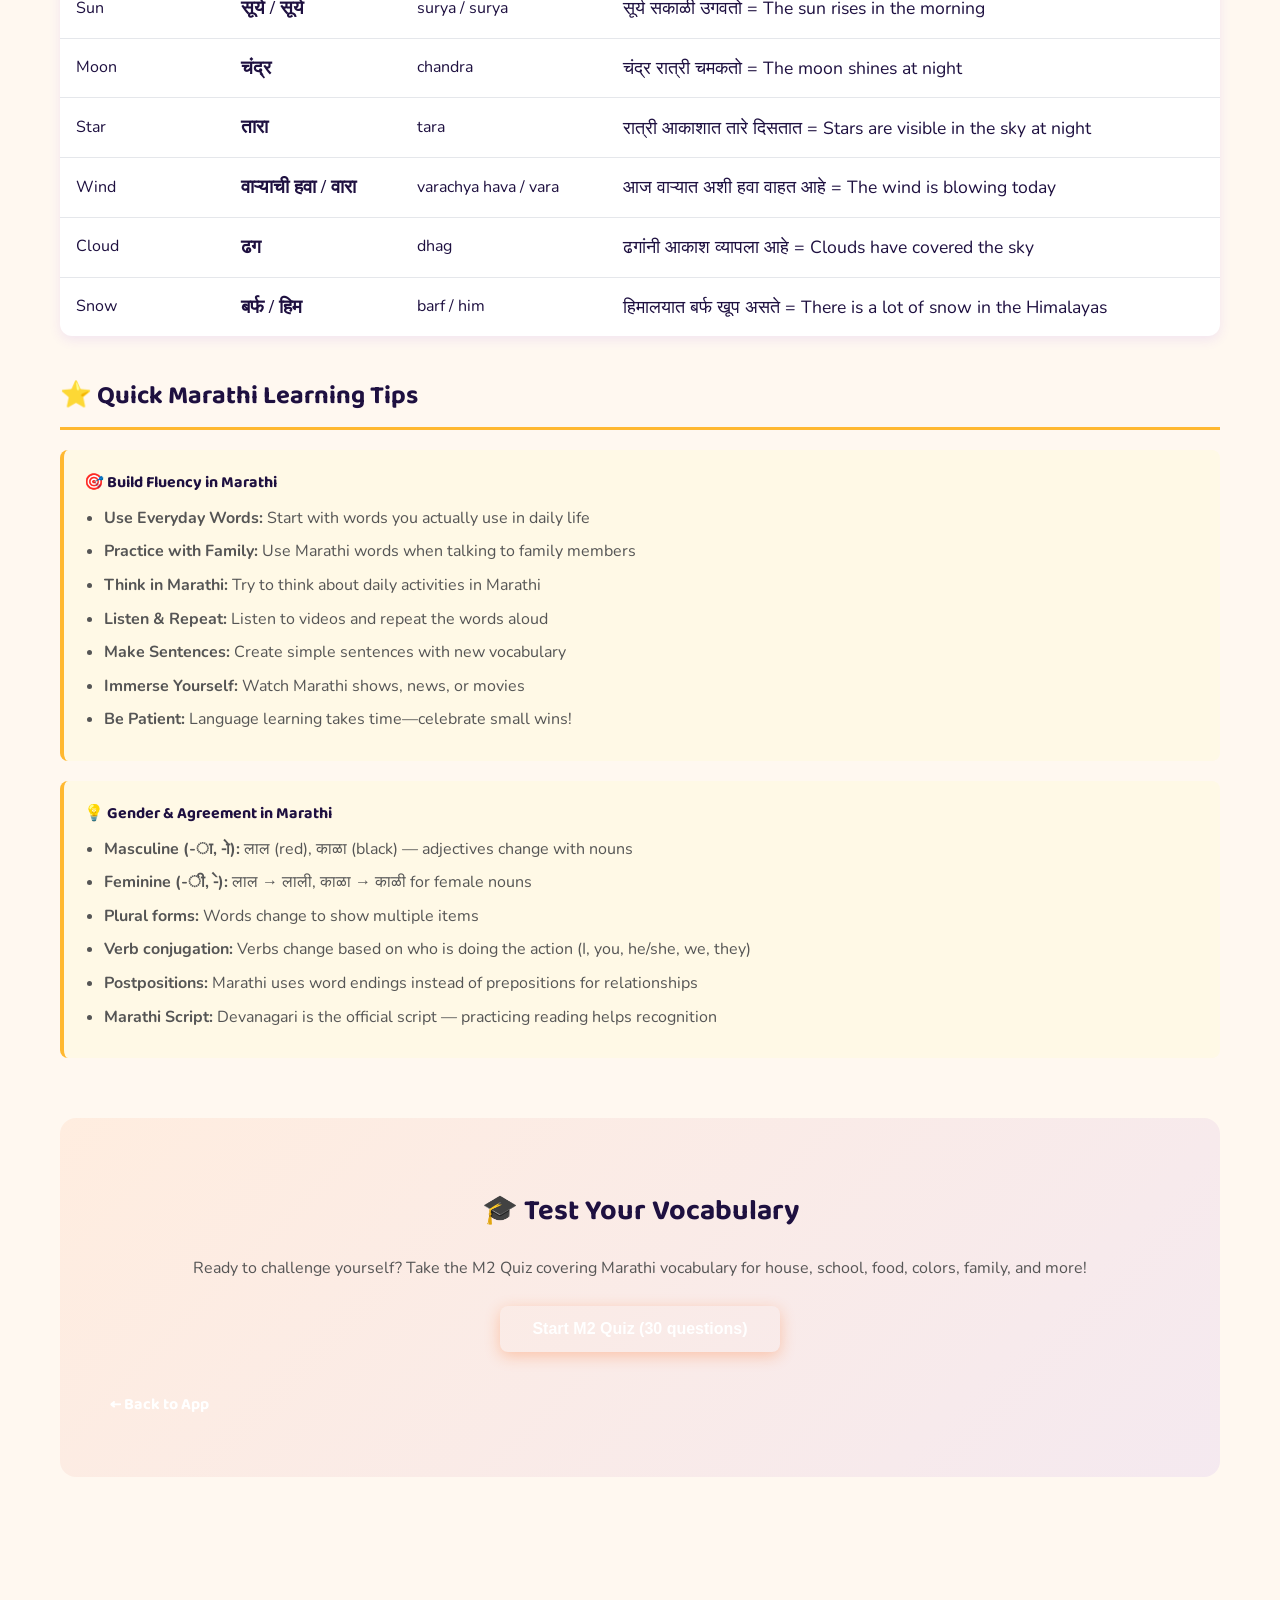
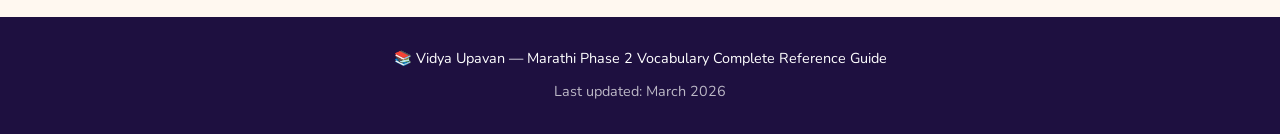
<file: m2-guide.html>
<!DOCTYPE html>
<html lang="en">
<head>
<meta charset="UTF-8">
<meta name="viewport" content="width=device-width, initial-scale=1.0">
<title>Marathi Phase 2 Vocabulary Guide | Vidya Upavan</title>
<link href="https://fonts.googleapis.com/css2?family=Baloo+2:wght@400;600;700;800&family=Nunito:wght@400;600;700&display=swap" rel="stylesheet">
<link href="assets/guides.css" rel="stylesheet">
<style>
:root {
  --primary-color: var(--teal);
  --secondary-color: var(--teal);
  --accent-color: var(--gold);
}
</style>
</head>
<body>

<header>
  <h1>📚 Marathi Phase 2 — Vocabulary Guide</h1>
  <p>Complete reference for home, school, food, celebrations, and daily life in Marathi</p>
</header>

<div class="container">
  <a href="nia-language-adventure-index.html" class="back-button">← Back to App</a>

  <div class="info-box">
    <strong>Welcome to Marathi Phase 2 Reference!</strong>
    <br><br>
    This guide covers all the vocabulary from Marathi Phase 2, organized by everyday themes. Each word includes Marathi script, romanization, English meaning, and real-world examples. Use this to build fluency in Marathi conversation!
  </div>

  <!-- HOME & FAMILY -->
  <h2>🏠 Home & Family (घर आणि परिवार)</h2>
  <table>
    <thead>
      <tr>
        <th>English</th>
        <th>Marathi</th>
        <th>Romanized</th>
        <th>Example Sentence</th>
      </tr>
    </thead>
    <tbody>
      <tr>
        <td>House / Home</td>
        <td class="marathi">घर</td>
        <td>ghar</td>
        <td class="example">माझे घर मोठे आहे = My house is big</td>
      </tr>
      <tr>
        <td>Room</td>
        <td class="marathi">खोली</td>
        <td>kholi</td>
        <td class="example">माझी खोली सुंदर आहे = My room is beautiful</td>
      </tr>
      <tr>
        <td>Kitchen</td>
        <td class="marathi">रसोई</td>
        <td>rasoi</td>
        <td class="example">मी रसोईत जाते = I go to the kitchen</td>
      </tr>
      <tr>
        <td>Door</td>
        <td class="marathi">दरवाजा</td>
        <td>darvaja</td>
        <td class="example">दरवाजा उघडा = Open the door</td>
      </tr>
      <tr>
        <td>Window</td>
        <td class="marathi">खिडकी</td>
        <td>khidki</td>
        <td class="example">खिडकी बंद करा = Close the window</td>
      </tr>
      <tr>
        <td>Table</td>
        <td class="marathi">टेबल</td>
        <td>tebal</td>
        <td class="example">टेबलावर ठेवा = Put it on the table</td>
      </tr>
      <tr>
        <td>Chair</td>
        <td class="marathi">खुर्ची</td>
        <td>khurchi</td>
        <td class="example">खुर्चीवर बस = Sit on the chair</td>
      </tr>
      <tr>
        <td>Bed</td>
        <td class="marathi">बेड / पलंग</td>
        <td>bed / palang</td>
        <td class="example">बेडवर झोप = Sleep in bed</td>
      </tr>
      <tr>
        <td>Father</td>
        <td class="marathi">पिता / बाबा</td>
        <td>pita / baba</td>
        <td class="example">माझा बाबा शिक्षक आहे = My father is a teacher</td>
      </tr>
      <tr>
        <td>Mother</td>
        <td class="marathi">माता / आई</td>
        <td>mata / aai</td>
        <td class="example">माझी आई रांधते = My mother cooks</td>
      </tr>
      <tr>
        <td>Sister</td>
        <td class="marathi">बहिण</td>
        <td>bahan</td>
        <td class="example">माझी बहिण शाळेला जाते = My sister goes to school</td>
      </tr>
      <tr>
        <td>Brother</td>
        <td class="marathi">भाऊ</td>
        <td>bhau</td>
        <td class="example">माझा भाऊ खेळतो = My brother plays</td>
      </tr>
      <tr>
        <td>Grandmother</td>
        <td class="marathi">आजी</td>
        <td>aji</td>
        <td class="example">माझी आजी गल्लीत होते = My grandmother is in the street</td>
      </tr>
      <tr>
        <td>Grandfather</td>
        <td class="marathi">आजोबा</td>
        <td>ajoba</td>
        <td class="example">माझा आजोबा वृद्ध आहे = My grandfather is old</td>
      </tr>
      <tr>
        <td>Family</td>
        <td class="marathi">कुटुंब</td>
        <td>kutumb</td>
        <td class="example">माझे कुटुंब सुखी आहे = My family is happy</td>
      </tr>
    </tbody>
  </table>

  <!-- SCHOOL & LEARNING -->
  <h2>🎓 School & Learning (शाळा)</h2>
  <table>
    <thead>
      <tr>
        <th>English</th>
        <th>Marathi</th>
        <th>Romanized</th>
        <th>Example</th>
      </tr>
    </thead>
    <tbody>
      <tr>
        <td>School</td>
        <td class="marathi">शाळा</td>
        <td>shala</td>
        <td class="example">मी शाळेला जाते = I go to school</td>
      </tr>
      <tr>
        <td>Teacher</td>
        <td class="marathi">शिक्षक</td>
        <td>shikshak</td>
        <td class="example">शिक्षकांची सर्व आदर करतात = Everyone respects the teacher</td>
      </tr>
      <tr>
        <td>Student</td>
        <td class="marathi">विद्यार्थी</td>
        <td>vidyarthi</td>
        <td class="example">विद्यार्थी शाळेत काही शिकतात = Students learn in school</td>
      </tr>
      <tr>
        <td>Class / Classroom</td>
        <td class="marathi">वर्ग / कक्षा</td>
        <td>varg / kaksha</td>
        <td class="example">वर्गात मुलांचे स्वागत आहे = There are children in class</td>
      </tr>
      <tr>
        <td>Book</td>
        <td class="marathi">पुस्तक</td>
        <td>pustak</td>
        <td class="example">पुस्तक वाचा = Read the book</td>
      </tr>
      <tr>
        <td>Pen</td>
        <td class="marathi">कलम</td>
        <td>kalam</td>
        <td class="example">कलम हाতात घ्या = Take the pen in hand</td>
      </tr>
      <tr>
        <td>Pencil</td>
        <td class="marathi">पेन्सिल</td>
        <td>pensil</td>
        <td class="example">पेन्सिलने लिहा = Write with pencil</td>
      </tr>
      <tr>
        <td>Paper</td>
        <td class="marathi">कागद</td>
        <td>kagad</td>
        <td class="example">कागदावर लिहा = Write on paper</td>
      </tr>
      <tr>
        <td>Homework</td>
        <td class="marathi">गृहपाठ</td>
        <td>grihpath</td>
        <td class="example">गृहपाठ करा = Do homework</td>
      </tr>
      <tr>
        <td>Exam / Test</td>
        <td class="marathi">परीक्षा</td>
        <td>pariksha</td>
        <td class="example">परीक्षा कठीण आहे = The exam is difficult</td>
      </tr>
      <tr>
        <td>Mark / Grade</td>
        <td class="marathi">गुण</td>
        <td>gun</td>
        <td class="example">गुण चांगले आहेत = The marks are good</td>
      </tr>
      <tr>
        <td>Learn</td>
        <td class="marathi">शिकणे</td>
        <td>shikne</td>
        <td class="example">मी मराठी शिकत आहे = I am learning Marathi</td>
      </tr>
      <tr>
        <td>Write</td>
        <td class="marathi">लिहणे</td>
        <td>lihne</td>
        <td class="example">आम्ही प्रतिदिन लिहितो = We write every day</td>
      </tr>
      <tr>
        <td>Read</td>
        <td class="marathi">वाचणे</td>
        <td>vachne</td>
        <td class="example">मी पुस्तक वाचत आहे = I am reading a book</td>
      </tr>
      <tr>
        <td>Playground</td>
        <td class="marathi">खेळाचे मैदान</td>
        <td>khelacha maidan</td>
        <td class="example">मुले खेळाच्या मैदानात खेळतात = Children play in the playground</td>
      </tr>
    </tbody>
  </table>

  <!-- FOOD & COOKING -->
  <h2>🍛 Food & Cooking (जेवण)</h2>
  <table>
    <thead>
      <tr>
        <th>English</th>
        <th>Marathi</th>
        <th>Romanized</th>
        <th>Example</th>
      </tr>
    </thead>
    <tbody>
      <tr>
        <td>Food / Meal</td>
        <td class="marathi">जेवण / भोजन</td>
        <td>jevan / bhojan</td>
        <td class="example">जेवण स्वादी आहे = The food is delicious</td>
      </tr>
      <tr>
        <td>Bread / Roti</td>
        <td class="marathi">भाकरी / रोटी</td>
        <td>bhakri / roti</td>
        <td class="example">गरम रोटी खा = Eat warm bread</td>
      </tr>
      <tr>
        <td>Rice</td>
        <td class="marathi">भात</td>
        <td>bhat</td>
        <td class="example">भात खिचडी करा = Make rice khichdi</td>
      </tr>
      <tr>
        <td>Lentils / Dal</td>
        <td class="marathi">दाळ</td>
        <td>daal</td>
        <td class="example">दाळ मसाली आहे = The dal is spiced</td>
      </tr>
      <tr>
        <td>Vegetable</td>
        <td class="marathi">भाजी</td>
        <td>bhaji</td>
        <td class="example">फ्रेश भाजी वाजारात मिळते = Fresh vegetables are available in the market</td>
      </tr>
      <tr>
        <td>Milk</td>
        <td class="marathi">दूध</td>
        <td>doodh</td>
        <td class="example">गरम दूध पी = Drink warm milk</td>
      </tr>
      <tr>
        <td>Buttermilk</td>
        <td class="marathi">घोळ / छाछ</td>
        <td>ghol / chhach</td>
        <td class="example">थंड घोळ प्या = Drink cold buttermilk</td>
      </tr>
      <tr>
        <td>Butter</td>
        <td class="marathi">मक्खन</td>
        <td>makkhan</td>
        <td class="example">मक्खन गरम रोटीवर लावा = Spread butter on warm bread</td>
      </tr>
      <tr>
        <td>Salt</td>
        <td class="marathi">मीठ</td>
        <td>mith</td>
        <td class="example">खाना त्या साठी मीठ हवे = Salt is needed for cooking</td>
      </tr>
      <tr>
        <td>Sugar</td>
        <td class="marathi">साखर</td>
        <td>sakhar</td>
        <td class="example">साखर मीठ असते = Sugar is sweet</td>
      </tr>
      <tr>
        <td>Oil</td>
        <td class="marathi">तेल</td>
        <td>tel</td>
        <td class="example">झाडू राखण्यासाठी तेल लागते = Oil is needed for cooking</td>
      </tr>
      <tr>
        <td>Spice</td>
        <td class="marathi">मसाला</td>
        <td>masala</td>
        <td class="example">भारतीय जेवणात मसाले खूप आहेत = Indian food has lots of spices</td>
      </tr>
      <tr>
        <td>Hot / Spicy</td>
        <td class="marathi">तीव्र / तीखा</td>
        <td>tivr / tikha</td>
        <td class="example">हे जेवण खूप तीखे आहे = This food is very spicy</td>
      </tr>
      <tr>
        <td>Sweet</td>
        <td class="marathi">गोड</td>
        <td>god</td>
        <td class="example">उपहार माझ्या सर्व मित्रांसाठी गोड आहे = Dessert is sweet for my friends</td>
      </tr>
      <tr>
        <td>Eat</td>
        <td class="marathi">खाणे</td>
        <td>khane</td>
        <td class="example">मी प्रतिदिन भाकरी खातो = I eat bread every day</td>
      </tr>
    </tbody>
  </table>

  <!-- COLOURS & NUMBERS -->
  <h2>🎨 Colours & Numbers (रंग आणि संख्या)</h2>
  
  <h3>Colours in Marathi</h3>
  <table>
    <thead>
      <tr>
        <th>English</th>
        <th>Marathi</th>
        <th>Romanized</th>
        <th>Example</th>
      </tr>
    </thead>
    <tbody>
      <tr>
        <td>Red</td>
        <td class="marathi">लाल</td>
        <td>lal</td>
        <td class="example">लाल फूल सुंदर आहे = Red flower is beautiful</td>
      </tr>
      <tr>
        <td>Green</td>
        <td class="marathi">हरा</td>
        <td>hara</td>
        <td class="example">हरी वनस्पती शक्तिशाली आहे = Green plants are healthy</td>
      </tr>
      <tr>
        <td>Blue</td>
        <td class="marathi">निळा</td>
        <td>nila</td>
        <td class="example">निळे आकाश सुंदर आहे = Blue sky is beautiful</td>
      </tr>
      <tr>
        <td>Yellow</td>
        <td class="marathi">पिवळा</td>
        <td>piwla</td>
        <td class="example">पिवळी लहान पक्षी गाते = Yellow little bird sings</td>
      </tr>
      <tr>
        <td>White</td>
        <td class="marathi">पांढरा</td>
        <td>pandhra</td>
        <td class="example">पांढरा कपडा स्वच्छ आहे = White cloth is clean</td>
      </tr>
      <tr>
        <td>Black</td>
        <td class="marathi">काळा</td>
        <td>kala</td>
        <td class="example">काळा कुत्रा मजबूत आहे = Black dog is strong</td>
      </tr>
      <tr>
        <td>Orange</td>
        <td class="marathi">नारिंगी</td>
        <td>naringi</td>
        <td class="example">नारिंगी फूल सुगंधित आहे = Orange flower is fragrant</td>
      </tr>
      <tr>
        <td>Purple</td>
        <td class="marathi">जांभळा</td>
        <td>jambhla</td>
        <td class="example">जांभळा गुलाब दुर्लभ आहे = Purple rose is rare</td>
      </tr>
    </tbody>
  </table>

  <h3>Numbers & Time (संख्या आणि वेळ)</h3>
  <table>
    <thead>
      <tr>
        <th>English</th>
        <th>Marathi</th>
        <th>Romanized</th>
        <th>Usage</th>
      </tr>
    </thead>
    <tbody>
      <tr>
        <td>One</td>
        <td class="marathi">एक</td>
        <td>ek</td>
        <td class="example">एक वर्षे दोन महिने = One year and two months</td>
      </tr>
      <tr>
        <td>Two</td>
        <td class="marathi">दोन</td>
        <td>don</td>
        <td class="example">दोन मुले खेळतात = Two boys play</td>
      </tr>
      <tr>
        <td>Three</td>
        <td class="marathi">तीन</td>
        <td>tin</td>
        <td class="example">तीन पुस्तके टेबलावर आहेत = Three books are on the table</td>
      </tr>
      <tr>
        <td>Four</td>
        <td class="marathi">चार</td>
        <td>char</td>
        <td class="example">चार खुर्च्या घरात आहेत = Four chairs are in the house</td>
      </tr>
      <tr>
        <td>Five</td>
        <td class="marathi">पाच</td>
        <td>pach</td>
        <td class="example">पाच उंगली हातात आहेत = Five fingers are in the hand</td>
      </tr>
      <tr>
        <td>Ten</td>
        <td class="marathi">दहा</td>
        <td>daha</td>
        <td class="example">दहा शाळेत आहेत = Ten students are in school</td>
      </tr>
      <tr>
        <td>Clock / Time</td>
        <td class="marathi">घड्याळ / वेळ</td>
        <td>ghadyal / vel</td>
        <td class="example">घड्याळ 3 वाजले = Clock shows 3 o'clock</td>
      </tr>
      <tr>
        <td>Hour</td>
        <td class="marathi">तास</td>
        <td>tas</td>
        <td class="example">एक तास वाट पहा = Wait for one hour</td>
      </tr>
      <tr>
        <td>Minute</td>
        <td class="marathi">मिनिट</td>
        <td>minit</td>
        <td class="example">पाच मिनिटे थांबा = Wait five minutes</td>
      </tr>
      <tr>
        <td>Morning</td>
        <td class="marathi">सकाळ</td>
        <td>sakal</td>
        <td class="example">सकाळी मी जागा होते = I wake up in the morning</td>
      </tr>
    </tbody>
  </table>

  <!-- FESTIVALS & CULTURE -->
  <h2>🎉 Festivals & Maharashtra Culture (सण)</h2>
  <table>
    <thead>
      <tr>
        <th>English</th>
        <th>Marathi</th>
        <th>Romanized</th>
        <th>Information</th>
      </tr>
    </thead>
    <tbody>
      <tr>
        <td>Festival / Celebration</td>
        <td class="marathi">सण / उत्सव</td>
        <td>san / utsav</td>
        <td class="example">दिवाळी हा खूप महत्त्वाचा सण आहे = Diwali is an important festival</td>
      </tr>
      <tr>
        <td>Diwali (Festival of Lights)</td>
        <td class="marathi">दिवाळी</td>
        <td>diwali</td>
        <td class="example">दिवाळीला घर उजेड होते = Diwali lights up the house</td>
      </tr>
      <tr>
        <td>Holi (Festival of Colors)</td>
        <td class="marathi">होळी</td>
        <td>holi</td>
        <td class="example">होळीला रंग खेळतात = We play with colors on Holi</td>
      </tr>
      <tr>
        <td>Gudhipadwa (New Year)</td>
        <td class="marathi">गुढीपाडवा</td>
        <td>gudhipadwa</td>
        <td class="example">गुढीपाडवा मराठींचा नववर्ष आहे = Gudhipadwa is Marathi New Year</td>
      </tr>
      <tr>
        <td>Ganesh Chaturthi</td>
        <td class="marathi">गणेश चतुर्थी</td>
        <td>ganesh chaturthi</td>
        <td class="example">गणेश चतुर्थीला मराठी घरात मोदक बनतात = Modak is made on Ganesh Chaturthi</td>
      </tr>
      <tr>
        <td>Dussehra</td>
        <td class="marathi">दशहरा</td>
        <td>dashhara</td>
        <td class="example">दशहऱ्यात असलेनिर्देशक बरे आहे खरे = Good wins over evil on Dussehra</td>
      </tr>
      <tr>
        <td>Navratri (9 nights)</td>
        <td class="marathi">नवरात्री</td>
        <td>navratri</td>
        <td class="example">नवरात्री नऊ दिवस असते = Navratri lasts for nine days</td>
      </tr>
      <tr>
        <td>Wedding</td>
        <td class="marathi">लग्न / विवाह</td>
        <td>lagn / vivah</td>
        <td class="example">लग्न एक महत्त्वाचा सामाजिक अनुष्ठान आहे = Wedding is an important social occasion</td>
      </tr>
      <tr>
        <td>Modak (Sweet)</td>
        <td class="marathi">मोदक</td>
        <td>modak</td>
        <td class="example">मोदक गणेश चतुर्थीचा प्रसाद आहे = Modak is the blessed sweet of Ganesh Chaturthi</td>
      </tr>
      <tr>
        <td>Flower garland</td>
        <td class="marathi">फूलांची माळ</td>
        <td>foolanchi maal</td>
        <td class="example">फूलांची माळ देवतांना अर्पण करतात = Flower garlands are offered to gods</td>
      </tr>
      <tr>
        <td>Lamp / Light</td>
        <td class="marathi">दिवा</td>
        <td>diva</td>
        <td class="example">दिवाळीला घरात लाख दिवे पेटतात = Thousands of lamps are lit on Diwali</td>
      </tr>
      <tr>
        <td>Fireworks</td>
        <td class="marathi">फटाके</td>
        <td>phatakey</td>
        <td class="example">बाळांना फटाके आवडतात = Children like fireworks</td>
      </tr>
      <tr>
        <td>Gift</td>
        <td class="marathi">उपहार</td>
        <td>uphaar</td>
        <td class="example">सणांला उपहार देणे एक परंपरा आहे = Giving gifts on festivals is a tradition</td>
      </tr>
      <tr>
        <td>Tradition</td>
        <td class="marathi">परंपरा</td>
        <td>parampara</td>
        <td class="example">परंपरा आमच्या संस्कृतीचा भाग आहे = Tradition is part of our culture</td>
      </tr>
      <tr>
        <td>Maharashtra / Marathi</td>
        <td class="marathi">महाराष्ट्र / मराठी</td>
        <td>maharashtra / marathi</td>
        <td class="example">महाराष्ट्र आमच्या जन्मभूमी आहे = Maharashtra is our homeland</td>
      </tr>
    </tbody>
  </table>

  <!-- DAILY LIFE & ACTIONS -->
  <h2>🏃 Daily Life & Action Words (दैनंदिन क्रिया)</h2>
  <table>
    <thead>
      <tr>
        <th>English</th>
        <th>Marathi Verb</th>
        <th>Infinitive (I do...)</th>
        <th>Example</th>
      </tr>
    </thead>
    <tbody>
      <tr>
        <td>Wake up</td>
        <td class="marathi">जागणे</td>
        <td>jagne</td>
        <td class="example">मी सकाळी जागा होते = I wake up in the morning</td>
      </tr>
      <tr>
        <td>Sleep</td>
        <td class="marathi">झोपणे</td>
        <td>jhopne</td>
        <td class="example">रात्री मी झोपतो = I sleep at night</td>
      </tr>
      <tr>
        <td>Eat</td>
        <td class="marathi">खाणे</td>
        <td>khane</td>
        <td class="example">मी भाकरी खातो = I eat bread</td>
      </tr>
      <tr>
        <td>Drink</td>
        <td class="marathi">पिणे</td>
        <td>pine</td>
        <td class="example">मी पाणी पीतो = I drink water</td>
      </tr>
      <tr>
        <td>Bath / Wash</td>
        <td class="marathi">स्नान / धुणे</td>
        <td>snan / dhune</td>
        <td class="example">मी दैनिक स्नान करतो = I bathe daily</td>
      </tr>
      <tr>
        <td>Dress / Wear</td>
        <td class="marathi">कपडे घालणे</td>
        <td>kaple ghalne</td>
        <td class="example">मी नवीन कपडे घालतो = I wear new clothes</td>
      </tr>
      <tr>
        <td>Play</td>
        <td class="marathi">खेळणे</td>
        <td>kheline</td>
        <td class="example">मुले बाहेर खेळत आहेत = Children are playing outside</td>
      </tr>
      <tr>
        <td>Study / Learn</td>
        <td class="marathi">अभ्यास / शिकणे</td>
        <td>abhyas / shikne</td>
        <td class="example">मी घरी अभ्यास करतो = I study at home</td>
      </tr>
      <tr>
        <td>Work</td>
        <td class="marathi">काम / कार्य</td>
        <td>kam / karya</td>
        <td class="example">बाबा सकाळी काम करतात = Father works in the morning</td>
      </tr>
      <tr>
        <td>Run</td>
        <td class="marathi">धावणे</td>
        <td>dhavne</td>
        <td class="example">मी खेळाचे मैदानात धावतो = I run in the playground</td>
      </tr>
      <tr>
        <td>Walk</td>
        <td class="marathi">चालणे</td>
        <td>chalne</td>
        <td class="example">मी गल्लीत चालतो = I walk down the street</td>
      </tr>
      <tr>
        <td>Cook / Prepare</td>
        <td class="marathi">रांधणे / तयार करणे</td>
        <td>randhne / tayyar karne</td>
        <td class="example">आई जेवण शिजवते = Mother cooks the meal</td>
      </tr>
      <tr>
        <td>Clean / Sweep</td>
        <td class="marathi">साफ करणे / झाडू देणे</td>
        <td>saf karne / jhadoo dene</td>
        <td class="example">मी घर साफ करतो = I clean the house</td>
      </tr>
      <tr>
        <td>Help</td>
        <td class="marathi">मदत करणे</td>
        <td>madat karne</td>
        <td class="example">मी आईला मदत करतो = I help my mother</td>
      </tr>
      <tr>
        <td>Love / Like</td>
        <td class="marathi">प्रेम / आवडणे</td>
        <td>prem / aavdne</td>
        <td class="example">मला खेळ आवडतो = I like playing</td>
      </tr>
    </tbody>
  </table>

  <!-- FEELINGS, WEATHER & NATURE -->
  <h2>😊 Feelings, Weather & Nature (भावना, हवामान आणि निसर्ग)</h2>
  <table>
    <thead>
      <tr>
        <th>English</th>
        <th>Marathi</th>
        <th>Romanized</th>
        <th>Example</th>
      </tr>
    </thead>
    <tbody>
      <tr>
        <td>Happy</td>
        <td class="marathi">खुश / आनंदी</td>
        <td>khush / aandi</td>
        <td class="example">मी खूप खुश आहे = I am very happy</td>
      </tr>
      <tr>
        <td>Sad</td>
        <td class="marathi">दुःखी</td>
        <td>dukkhi</td>
        <td class="example">तो दुःखी असे दिसतो = He looks sad</td>
      </tr>
      <tr>
        <td>Tired</td>
        <td class="marathi">थकला / कंटाळला</td>
        <td>thakla / kantalla</td>
        <td class="example">मी खूप थकलो आहे = I am very tired</td>
      </tr>
      <tr>
        <td>Angry</td>
        <td class="marathi">रागी / क्रोधी</td>
        <td>ragi / krodhi</td>
        <td class="example">बाबा रागी आहेत = Father is angry</td>
      </tr>
      <tr>
        <td>Afraid / Scared</td>
        <td class="marathi">भीती / घाबरलेला</td>
        <td>bhiti / ghabarla</td>
        <td class="example">मला अंधाराची भीती आहे = I am afraid of darkness</td>
      </tr>
      <tr>
        <td>Brave</td>
        <td class="marathi">हिरावळ / साहसी</td>
        <td>hiravl / sahsi</td>
        <td class="example">हा लढाऊ खूप हिरावळ आहे = This warrior is very brave</td>
      </tr>
      <tr>
        <td>Hot (weather)</td>
        <td class="marathi">गरम</td>
        <td>garam</td>
        <td class="example">आज खूप गरम आहे = It is very hot today</td>
      </tr>
      <tr>
        <td>Cold (weather)</td>
        <td class="marathi">थंड</td>
        <td>thund</td>
        <td class="example">रात्री खूप थंड असते = It is very cold at night</td>
      </tr>
      <tr>
        <td>Rain</td>
        <td class="marathi">पाऊस / वर्षा</td>
        <td>paus / varsha</td>
        <td class="example">आज पाऊस होणार आहे = It will rain today</td>
      </tr>
      <tr>
        <td>Sun</td>
        <td class="marathi">सूर्य / सूर्य</td>
        <td>surya / surya</td>
        <td class="example">सूर्य सकाळी उगवतो = The sun rises in the morning</td>
      </tr>
      <tr>
        <td>Moon</td>
        <td class="marathi">चंद्र</td>
        <td>chandra</td>
        <td class="example">चंद्र रात्री चमकतो = The moon shines at night</td>
      </tr>
      <tr>
        <td>Star</td>
        <td class="marathi">तारा</td>
        <td>tara</td>
        <td class="example">रात्री आकाशात तारे दिसतात = Stars are visible in the sky at night</td>
      </tr>
      <tr>
        <td>Wind</td>
        <td class="marathi">वाऱ्याची हवा / वारा</td>
        <td>varachya hava / vara</td>
        <td class="example">आज वाऱ्यात अशी हवा वाहत आहे = The wind is blowing today</td>
      </tr>
      <tr>
        <td>Cloud</td>
        <td class="marathi">ढग</td>
        <td>dhag</td>
        <td class="example">ढगांनी आकाश व्यापला आहे = Clouds have covered the sky</td>
      </tr>
      <tr>
        <td>Snow</td>
        <td class="marathi">बर्फ / हिम</td>
        <td>barf / him</td>
        <td class="example">हिमालयात बर्फ खूप असते = There is a lot of snow in the Himalayas</td>
      </tr>
    </tbody>
  </table>

  <!-- QUICK LEARNING TIPS -->
  <h2>⭐ Quick Marathi Learning Tips</h2>
  <div class="tips">
    <h4>🎯 Build Fluency in Marathi</h4>
    <ul>
      <li><strong>Use Everyday Words:</strong> Start with words you actually use in daily life</li>
      <li><strong>Practice with Family:</strong> Use Marathi words when talking to family members</li>
      <li><strong>Think in Marathi:</strong> Try to think about daily activities in Marathi</li>
      <li><strong>Listen & Repeat:</strong> Listen to videos and repeat the words aloud</li>
      <li><strong>Make Sentences:</strong> Create simple sentences with new vocabulary</li>
      <li><strong>Immerse Yourself:</strong> Watch Marathi shows, news, or movies</li>
      <li><strong>Be Patient:</strong> Language learning takes time—celebrate small wins!</li>
    </ul>
  </div>

  <div class="tips">
    <h4>💡 Gender & Agreement in Marathi</h4>
    <ul>
      <li><strong>Masculine (-ा, -ो):</strong> लाल (red), काळा (black) — adjectives change with nouns</li>
      <li><strong>Feminine (-ी, -े):</strong> लाल → लाली, काळा → काळी for female nouns</li>
      <li><strong>Plural forms:</strong> Words change to show multiple items</li>
      <li><strong>Verb conjugation:</strong> Verbs change based on who is doing the action (I, you, he/she, we, they)</li>
      <li><strong>Postpositions:</strong> Marathi uses word endings instead of prepositions for relationships</li>
      <li><strong>Marathi Script:</strong> Devanagari is the official script — practicing reading helps recognition</li>
    </ul>
  </div>

  <!-- QUIZ SECTION -->
  <div class="quiz-container-wrapper">
    <div class="quiz-prompt">
      <h2>🎓 Test Your Vocabulary</h2>
      <p>Ready to challenge yourself? Take the M2 Quiz covering Marathi vocabulary for house, school, food, colors, family, and more!</p>
      <button id="quizStartBtn" class="quiz-btn-start">Start M2 Quiz (30 questions)</button>
    </div>
    
  <a href="nia-language-adventure-index.html" class="back-button" style="margin-top: 30px;">← Back to App</a>
</div>

<!-- Load shared systems -->
<script src="quiz-system.js"></script>
<script src="quiz-data.js"></script>
<script src="guide-system.js"></script>
<script>
  // Initialize the quiz for this guide
  initGuideQuiz(M2_QUIZ);
</script>
</div>

<footer>
  <p>📚 Vidya Upavan — Marathi Phase 2 Vocabulary Complete Reference Guide</p>
  <p style="margin-top: 10px; opacity: 0.7;">Last updated: March 2026</p>
</footer>

</body>
</html>
</file>
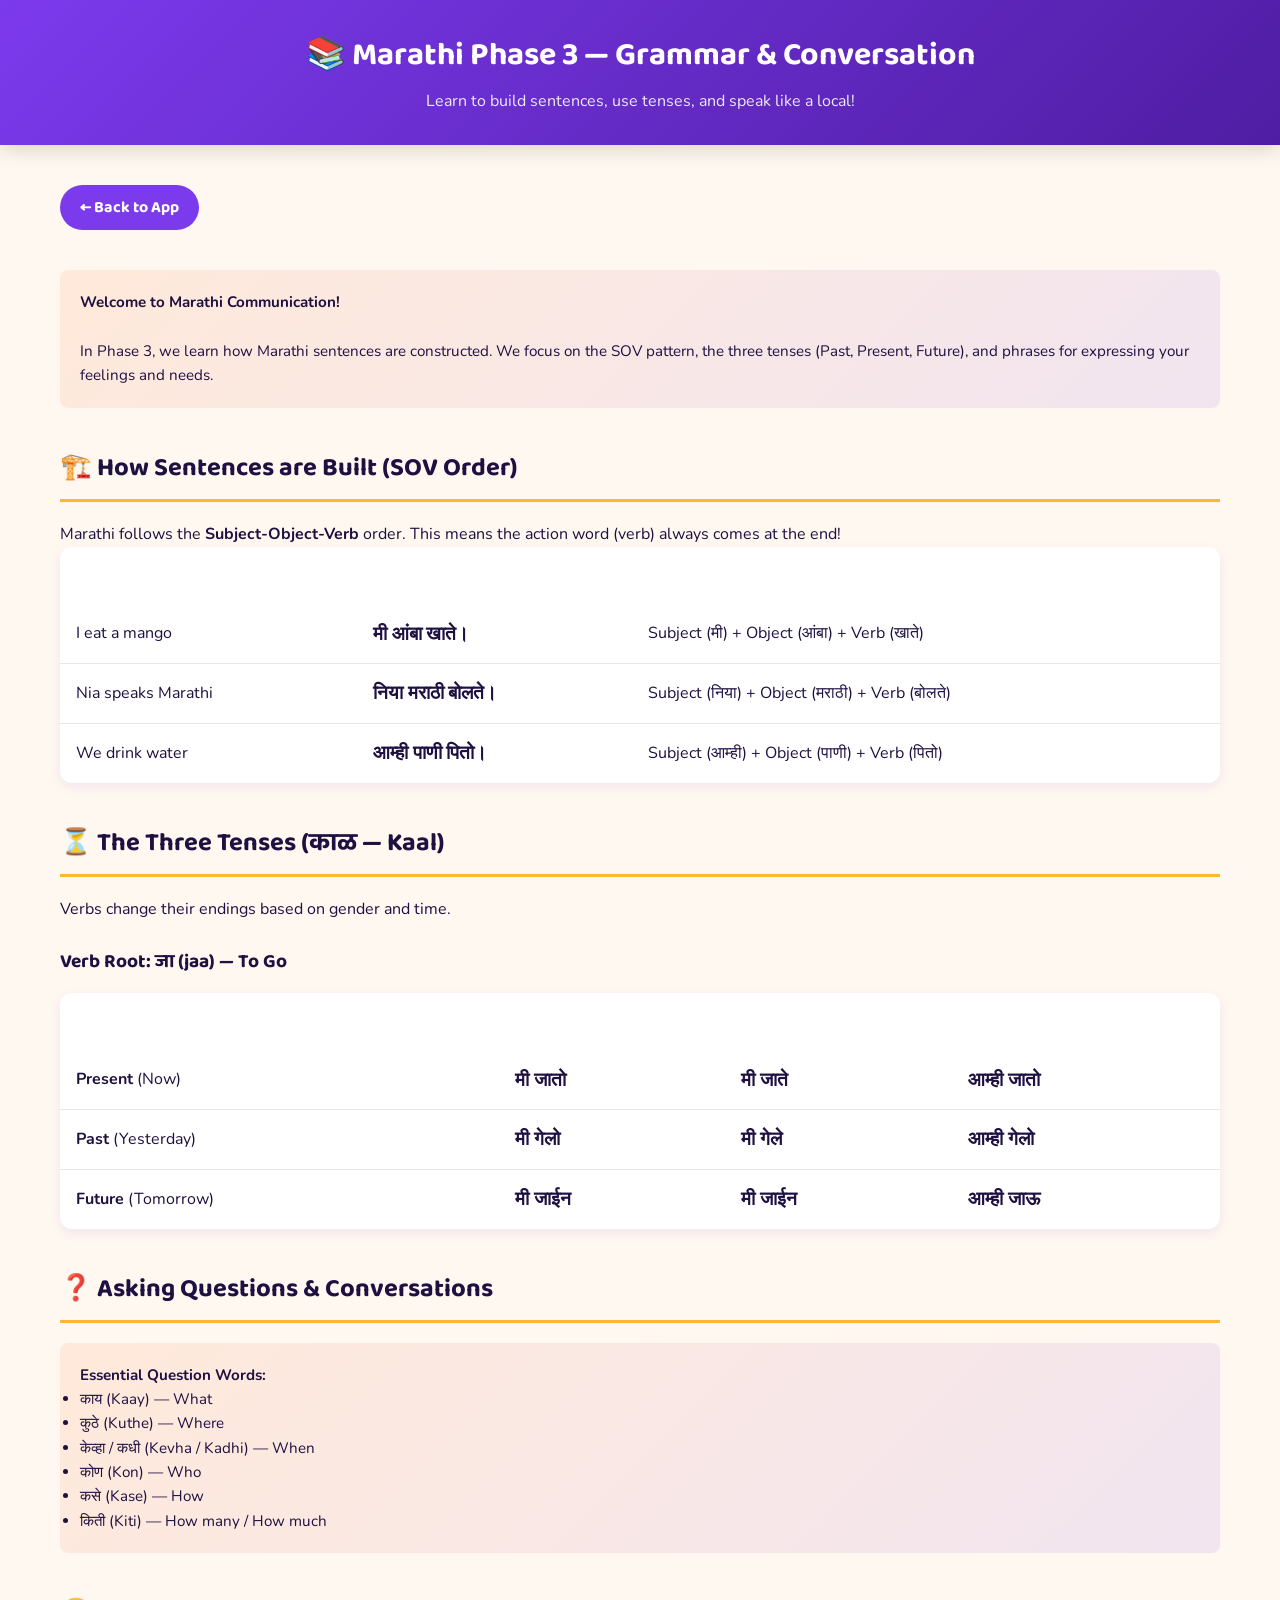
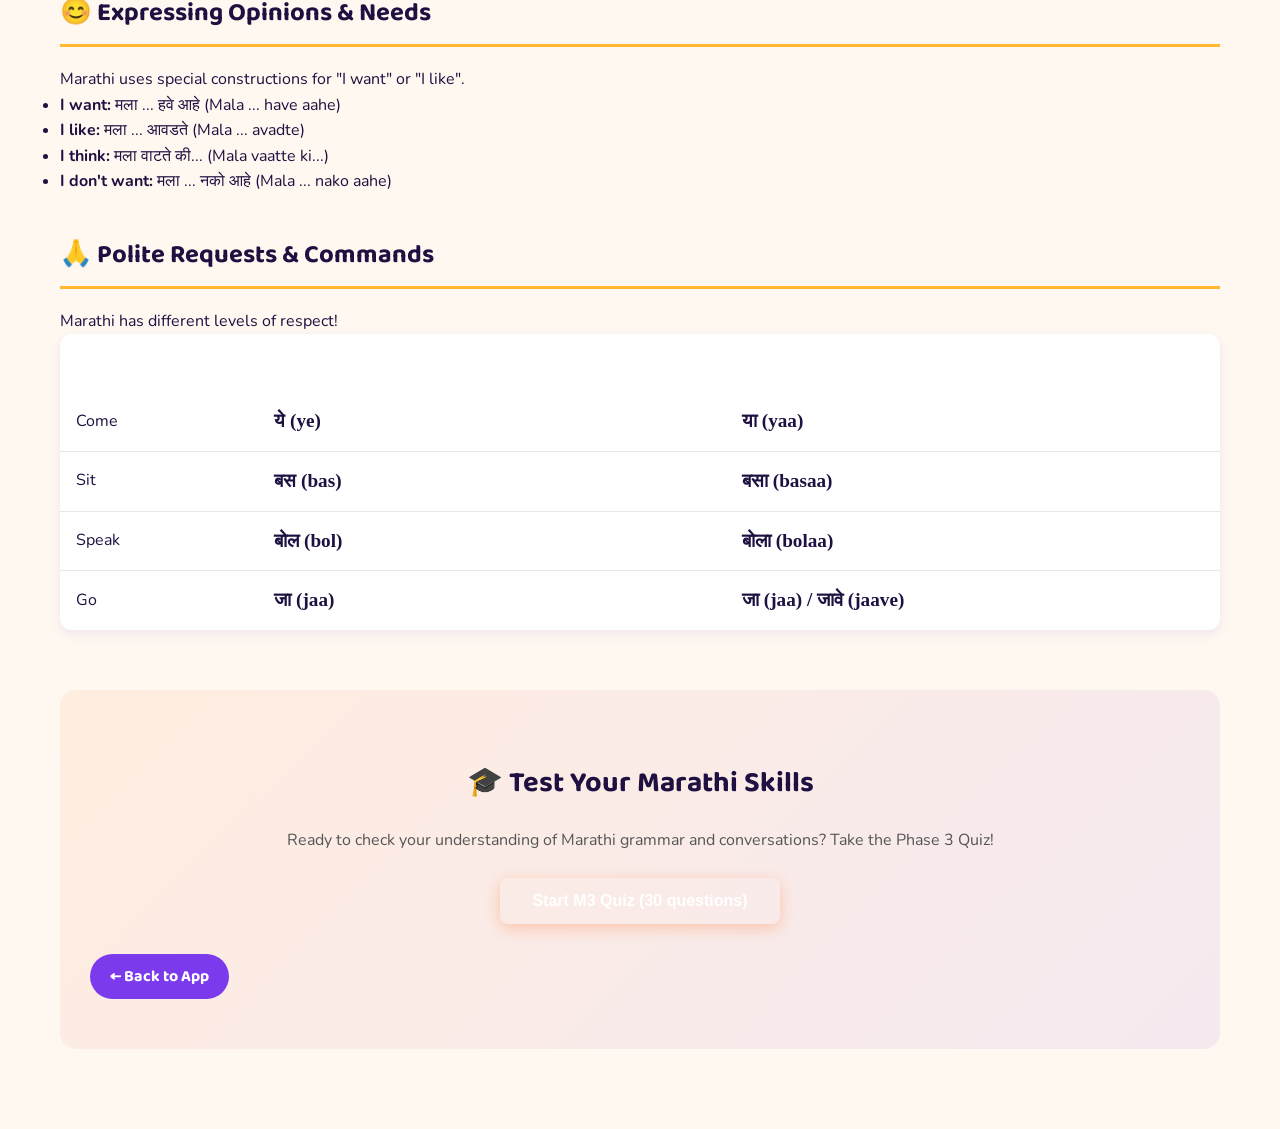
<file: m3-guide.html>
<!DOCTYPE html>
<html lang="en">
<head>
<meta charset="UTF-8">
<meta name="viewport" content="width=device-width, initial-scale=1.0">
<title>Marathi Phase 3 Grammar & Conversation Guide | Vidya Upavan</title>
<link href="https://fonts.googleapis.com/css2?family=Baloo+2:wght@400;600;700;800&family=Nunito:wght@400;600;700&display=swap" rel="stylesheet">
<link href="assets/guides.css" rel="stylesheet">
<style>
:root {
  --primary-color: var(--teal);
  --secondary-color: var(--purple);
  --accent-color: var(--gold);
}
</style>
</head>
<body>

<header>
  <h1>📚 Marathi Phase 3 — Grammar & Conversation</h1>
  <p>Learn to build sentences, use tenses, and speak like a local!</p>
</header>

<div class="container">
  <a href="nia-language-adventure-index.html" class="back-button">← Back to App</a>

  <div class="info-box">
    <strong>Welcome to Marathi Communication!</strong>
    <br><br>
    In Phase 3, we learn how Marathi sentences are constructed. We focus on the SOV pattern, the three tenses (Past, Present, Future), and phrases for expressing your feelings and needs.
  </div>

  <!-- SENTENCE STRUCTURE -->
  <h2>🏗️ How Sentences are Built (SOV Order)</h2>
  <p>Marathi follows the <b>Subject-Object-Verb</b> order. This means the action word (verb) always comes at the end!</p>
  <table>
    <thead>
      <tr>
        <th>English (SVO)</th>
        <th>Marathi (SOV)</th>
        <th>Meaning</th>
      </tr>
    </thead>
    <tbody>
      <tr>
        <td>I eat a mango</td>
        <td class="marathi">मी आंबा खाते।</td>
        <td>Subject (मी) + Object (आंबा) + Verb (खाते)</td>
      </tr>
      <tr>
        <td>Nia speaks Marathi</td>
        <td class="marathi">निया मराठी बोलते।</td>
        <td>Subject (निया) + Object (मराठी) + Verb (बोलते)</td>
      </tr>
      <tr>
        <td>We drink water</td>
        <td class="marathi">आम्ही पाणी पितो।</td>
        <td>Subject (आम्ही) + Object (पाणी) + Verb (पितो)</td>
      </tr>
    </tbody>
  </table>

  <!-- TENSES -->
  <h2>⏳ The Three Tenses (काळ — Kaal)</h2>
  <p>Verbs change their endings based on gender and time.</p>
  <h3>Verb Root: जा (jaa) — To Go</h3>
  <table>
    <thead>
      <tr>
        <th>Tense</th>
        <th>I (Boy)</th>
        <th>I (Girl)</th>
        <th>We (All)</th>
      </tr>
    </thead>
    <tbody>
      <tr>
        <td><strong>Present</strong> (Now)</td>
        <td class="marathi">मी जातो</td>
        <td class="marathi">मी जाते</td>
        <td class="marathi">आम्ही जातो</td>
      </tr>
      <tr>
        <td><strong>Past</strong> (Yesterday)</td>
        <td class="marathi">मी गेलो</td>
        <td class="marathi">मी गेले</td>
        <td class="marathi">आम्ही गेलो</td>
      </tr>
      <tr>
        <td><strong>Future</strong> (Tomorrow)</td>
        <td class="marathi">मी जाईन</td>
        <td class="marathi">मी जाईन</td>
        <td class="marathi">आम्ही जाऊ</td>
      </tr>
    </tbody>
  </table>

  <!-- QUESTIONS -->
  <h2>❓ Asking Questions & Conversations</h2>
  <div class="info-box">
    <b>Essential Question Words:</b>
    <ul>
      <li>काय (Kaay) — What</li>
      <li>कुठे (Kuthe) — Where</li>
      <li>केव्हा / कधी (Kevha / Kadhi) — When</li>
      <li>कोण (Kon) — Who</li>
      <li>कसे (Kase) — How</li>
      <li>किती (Kiti) — How many / How much</li>
    </ul>
  </div>

  <!-- OPINIONS & FEELINGS -->
  <h2>😊 Expressing Opinions & Needs</h2>
  <p>Marathi uses special constructions for "I want" or "I like".</p>
  <ul>
    <li><b>I want:</b> मला ... हवे आहे (Mala ... have aahe)</li>
    <li><b>I like:</b> मला ... आवडते (Mala ... avadte)</li>
    <li><b>I think:</b> मला वाटते की... (Mala vaatte ki...)</li>
    <li><b>I don't want:</b> मला ... नको आहे (Mala ... nako aahe)</li>
  </ul>

  <!-- COMMANDS & POLITE REQUESTS -->
  <h2>🙏 Polite Requests & Commands</h2>
  <p>Marathi has different levels of respect!</p>
  <table>
    <thead>
      <tr>
        <th>Action</th>
        <th>To a Friend (Informal)</th>
        <th>To an Elder (Formal)</th>
      </tr>
    </thead>
    <tbody>
      <tr>
        <td>Come</td>
        <td class="marathi">ये (ye)</td>
        <td class="marathi">या (yaa)</td>
      </tr>
      <tr>
        <td>Sit</td>
        <td class="marathi">बस (bas)</td>
        <td class="marathi">बसा (basaa)</td>
      </tr>
      <tr>
        <td>Speak</td>
        <td class="marathi">बोल (bol)</td>
        <td class="marathi">बोला (bolaa)</td>
      </tr>
      <tr>
        <td>Go</td>
        <td class="marathi">जा (jaa)</td>
        <td class="marathi">जा (jaa) / जावे (jaave)</td>
      </tr>
    </tbody>
  </table>

  <!-- QUIZ SECTION -->
  <div class="quiz-container-wrapper">
    <div class="quiz-prompt">
      <h2>🎓 Test Your Marathi Skills</h2>
      <p>Ready to check your understanding of Marathi grammar and conversations? Take the Phase 3 Quiz!</p>
      <button id="quizStartBtn" class="quiz-btn-start">Start M3 Quiz (30 questions)</button>
    </div>
    
  <a href="nia-language-adventure-index.html" class="back-button" style="margin-top: 30px;">← Back to App</a>
</div>

<!-- Load shared systems -->
<script src="quiz-system.js"></script>
<script src="quiz-data.js"></script>
<script src="guide-system.js"></script>
<script>
  // Initialize the quiz for this guide
  initGuideQuiz(M3_QUIZ);
</script>

</body>
</html>
</file>
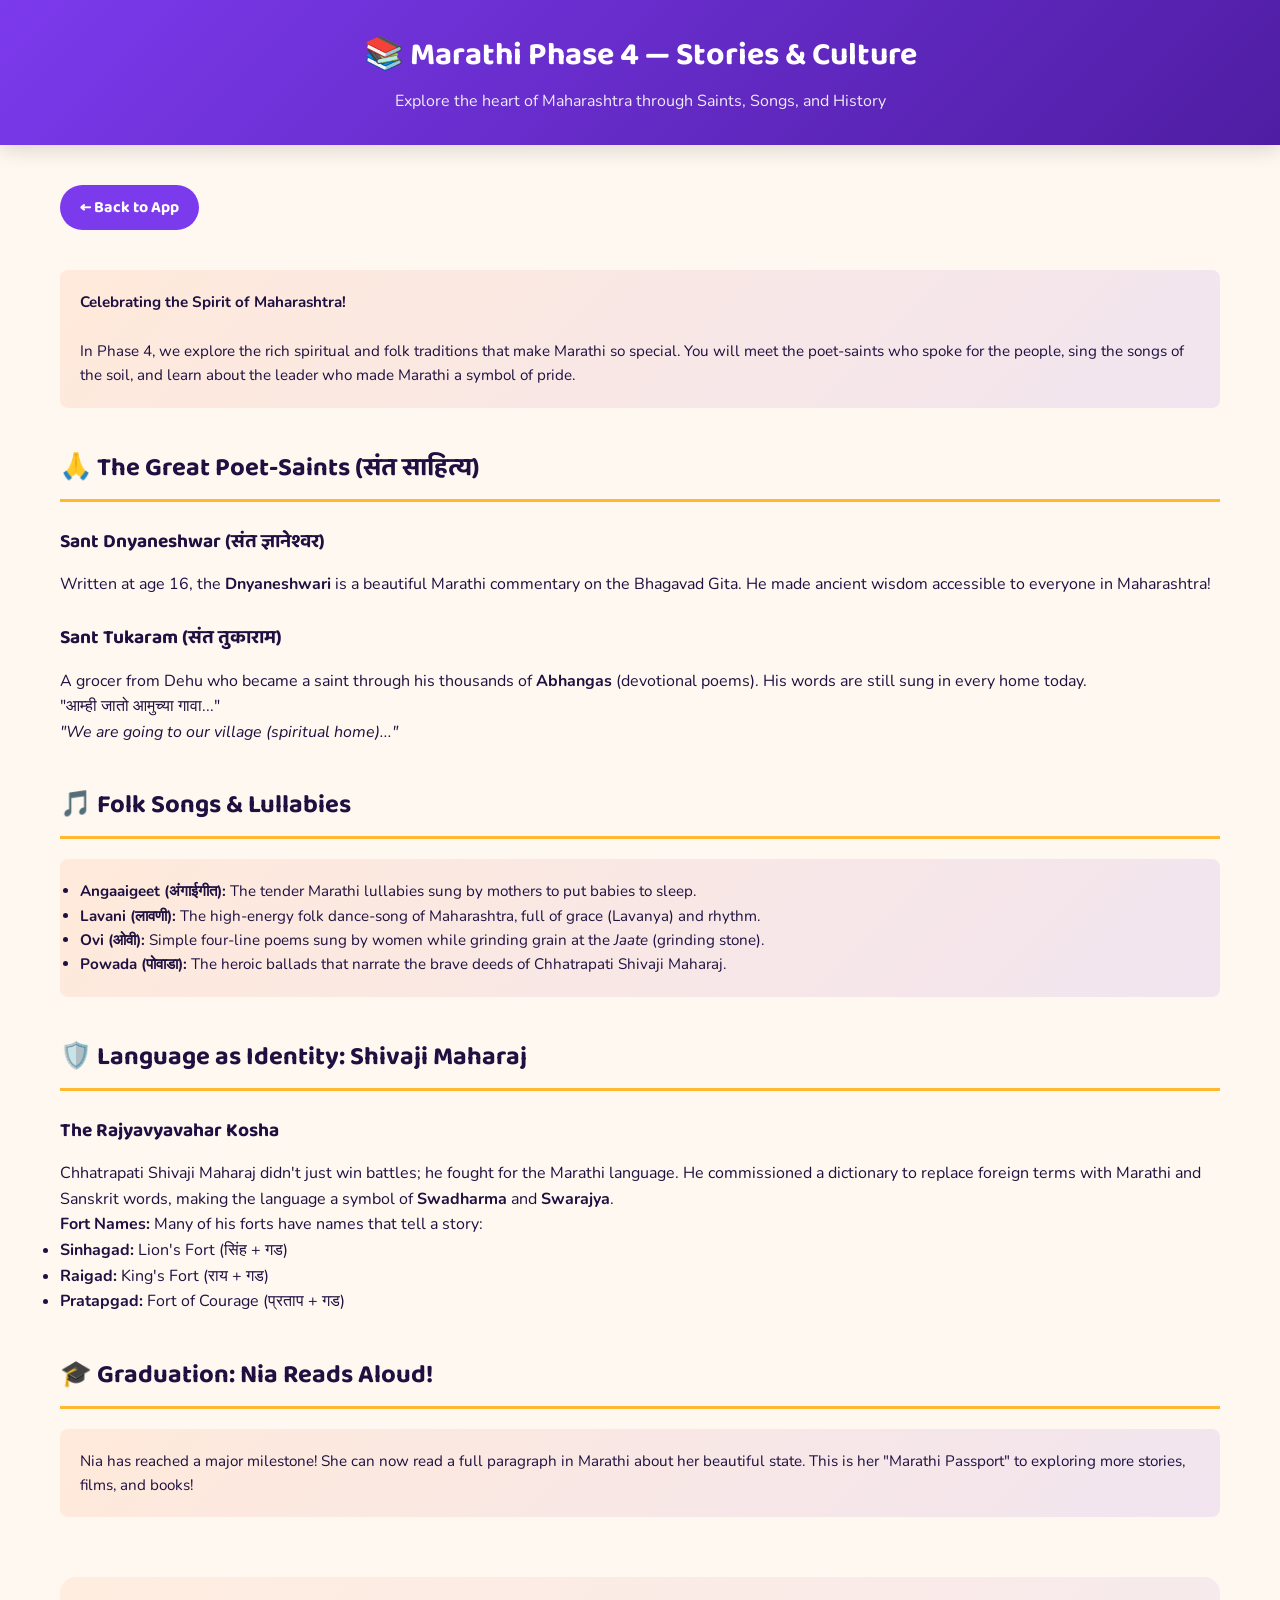
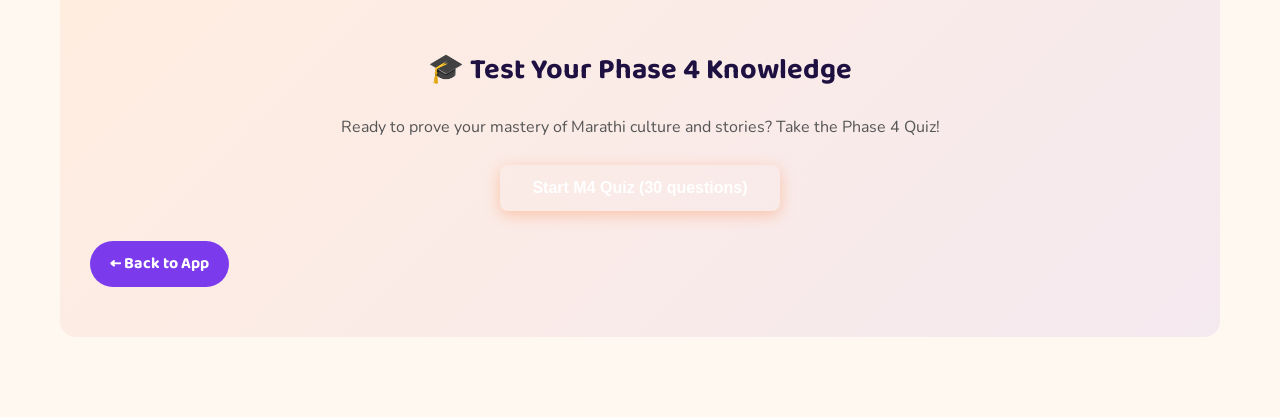
<file: m4-guide.html>
<!DOCTYPE html>
<html lang="en">
<head>
<meta charset="UTF-8">
<meta name="viewport" content="width=device-width, initial-scale=1.0">
<title>Marathi Phase 4 Stories & Culture Guide | Vidya Upavan</title>
<link href="https://fonts.googleapis.com/css2?family=Baloo+2:wght@400;600;700;800&family=Nunito:wght@400;600;700&display=swap" rel="stylesheet">
<link href="assets/guides.css" rel="stylesheet">
<style>
:root {
  --primary-color: var(--teal);
  --secondary-color: var(--purple);
  --accent-color: var(--gold);
}
</style>
</head>
<body>

<header>
  <h1>📚 Marathi Phase 4 — Stories & Culture</h1>
  <p>Explore the heart of Maharashtra through Saints, Songs, and History</p>
</header>

<div class="container">
  <a href="nia-language-adventure-index.html" class="back-button">← Back to App</a>

  <div class="info-box">
    <strong>Celebrating the Spirit of Maharashtra!</strong>
    <br><br>
    In Phase 4, we explore the rich spiritual and folk traditions that make Marathi so special. You will meet the poet-saints who spoke for the people, sing the songs of the soil, and learn about the leader who made Marathi a symbol of pride.
  </div>

  <!-- SAINTS -->
  <h2>🙏 The Great Poet-Saints (संत साहित्य)</h2>
  
  <div class="culture-card">
    <h3>Sant Dnyaneshwar (संत ज्ञानेश्वर)</h3>
    <p>Written at age 16, the <b>Dnyaneshwari</b> is a beautiful Marathi commentary on the Bhagavad Gita. He made ancient wisdom accessible to everyone in Maharashtra!</p>
  </div>

  <div class="culture-card">
    <h3>Sant Tukaram (संत तुकाराम)</h3>
    <p>A grocer from Dehu who became a saint through his thousands of <b>Abhangas</b> (devotional poems). His words are still sung in every home today.</p>
    <div class="marathi-text">"आम्ही जातो आमुच्या गावा..."</div>
    <p><i>"We are going to our village (spiritual home)..."</i></p>
  </div>

  <!-- FOLK TRADITIONS -->
  <h2>🎵 Folk Songs & Lullabies</h2>
  <div class="info-box">
    <ul>
      <li><b>Angaaigeet (अंगाईगीत):</b> The tender Marathi lullabies sung by mothers to put babies to sleep.</li>
      <li><b>Lavani (लावणी):</b> The high-energy folk dance-song of Maharashtra, full of grace (Lavanya) and rhythm.</li>
      <li><b>Ovi (ओवी):</b> Simple four-line poems sung by women while grinding grain at the <i>Jaate</i> (grinding stone).</li>
      <li><b>Powada (पोवाडा):</b> The heroic ballads that narrate the brave deeds of Chhatrapati Shivaji Maharaj.</li>
    </ul>
  </div>

  <!-- HISTORY -->
  <h2>🛡️ Language as Identity: Shivaji Maharaj</h2>
  <div class="culture-card">
    <h3>The Rajyavyavahar Kosha</h3>
    <p>Chhatrapati Shivaji Maharaj didn't just win battles; he fought for the Marathi language. He commissioned a dictionary to replace foreign terms with Marathi and Sanskrit words, making the language a symbol of <b>Swadharma</b> and <b>Swarajya</b>.</p>
    <p><b>Fort Names:</b> Many of his forts have names that tell a story:</p>
    <ul>
      <li><b>Sinhagad:</b> Lion's Fort (सिंह + गड)</li>
      <li><b>Raigad:</b> King's Fort (राय + गड)</li>
      <li><b>Pratapgad:</b> Fort of Courage (प्रताप + गड)</li>
    </ul>
  </div>

  <!-- GRADUATION -->
  <h2>🎓 Graduation: Nia Reads Aloud!</h2>
  <div class="info-box">
    <p>Nia has reached a major milestone! She can now read a full paragraph in Marathi about her beautiful state. This is her "Marathi Passport" to exploring more stories, films, and books!</p>
  </div>

  <!-- QUIZ SECTION -->
  <div class="quiz-container-wrapper">
    <div class="quiz-prompt">
      <h2>🎓 Test Your Phase 4 Knowledge</h2>
      <p>Ready to prove your mastery of Marathi culture and stories? Take the Phase 4 Quiz!</p>
      <button id="quizStartBtn" class="quiz-btn-start">Start M4 Quiz (30 questions)</button>
    </div>
    
  <a href="nia-language-adventure-index.html" class="back-button" style="margin-top: 30px;">← Back to App</a>
</div>

<!-- Load shared systems -->
<script src="quiz-system.js"></script>
<script src="quiz-data.js"></script>
<script src="guide-system.js"></script>
<script>
  // Initialize the quiz for this guide
  initGuideQuiz(M4_QUIZ);
</script>

</body>
</html>
</file>
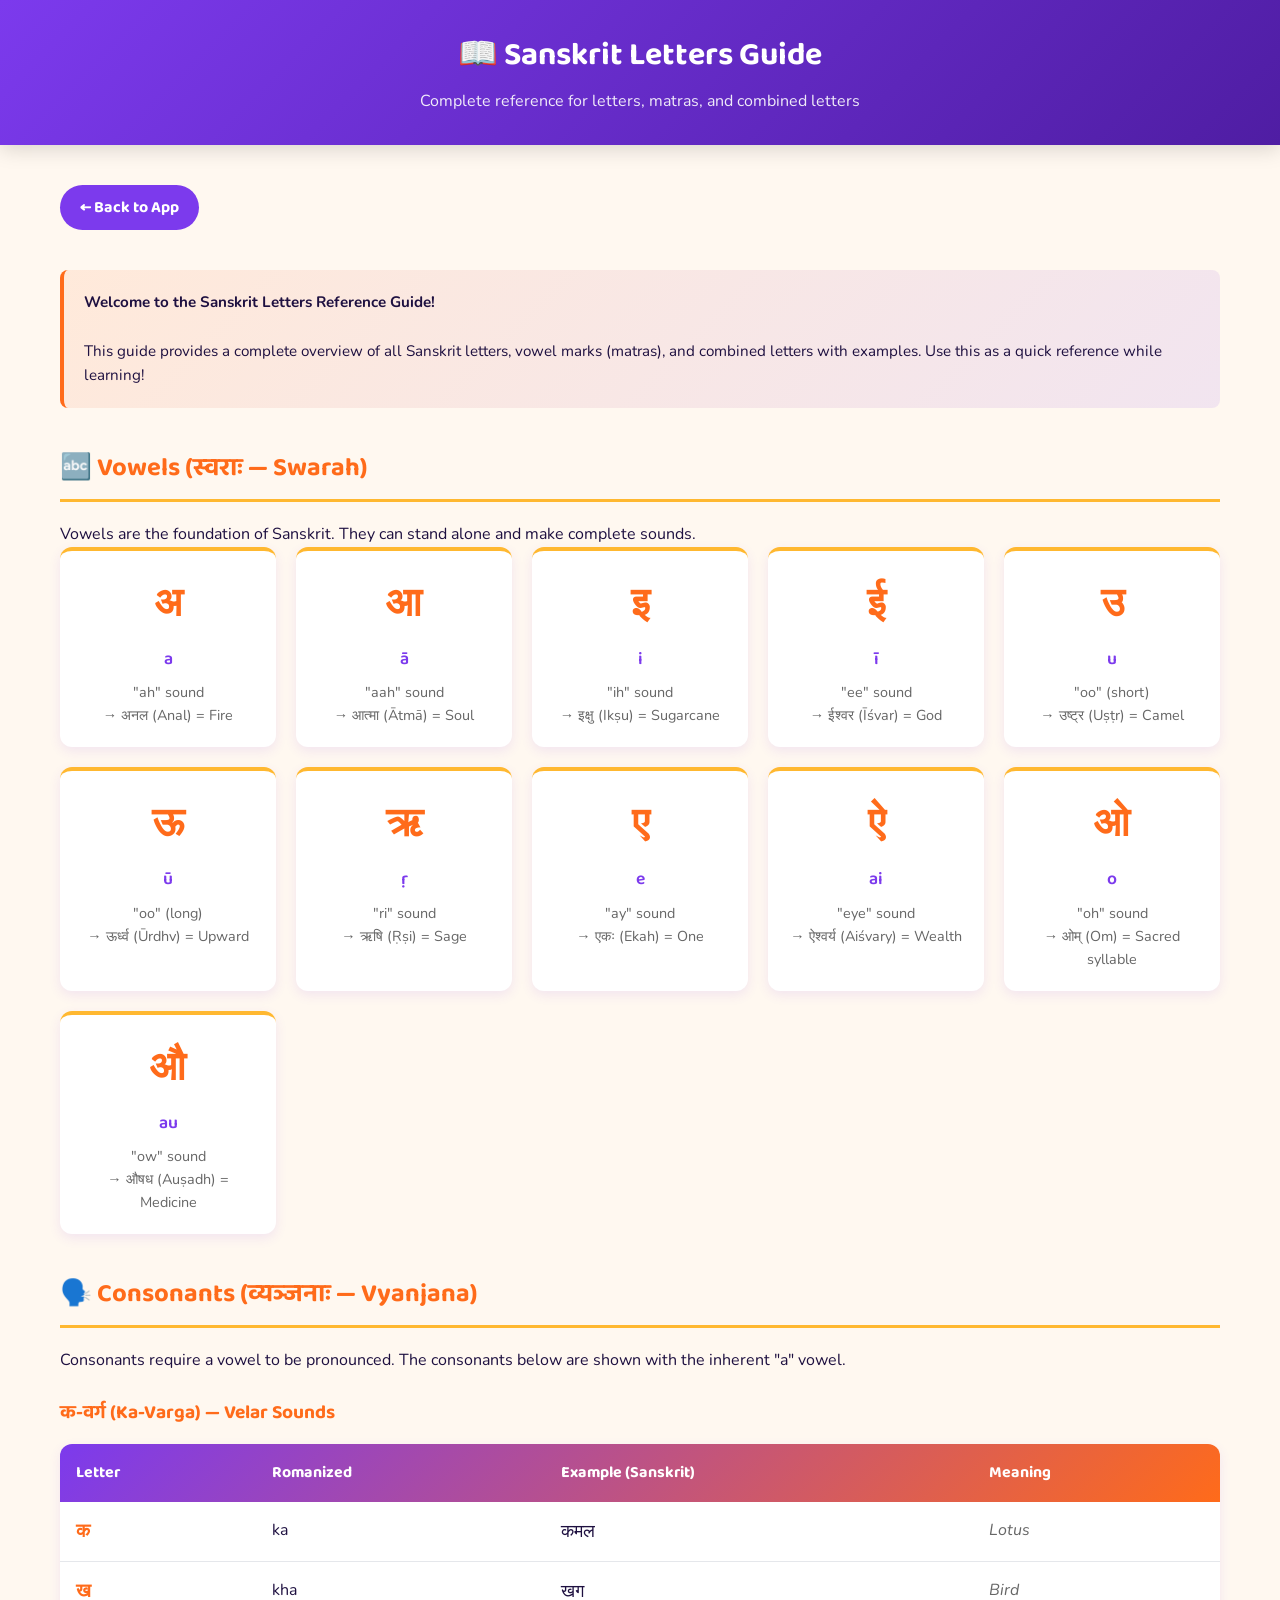
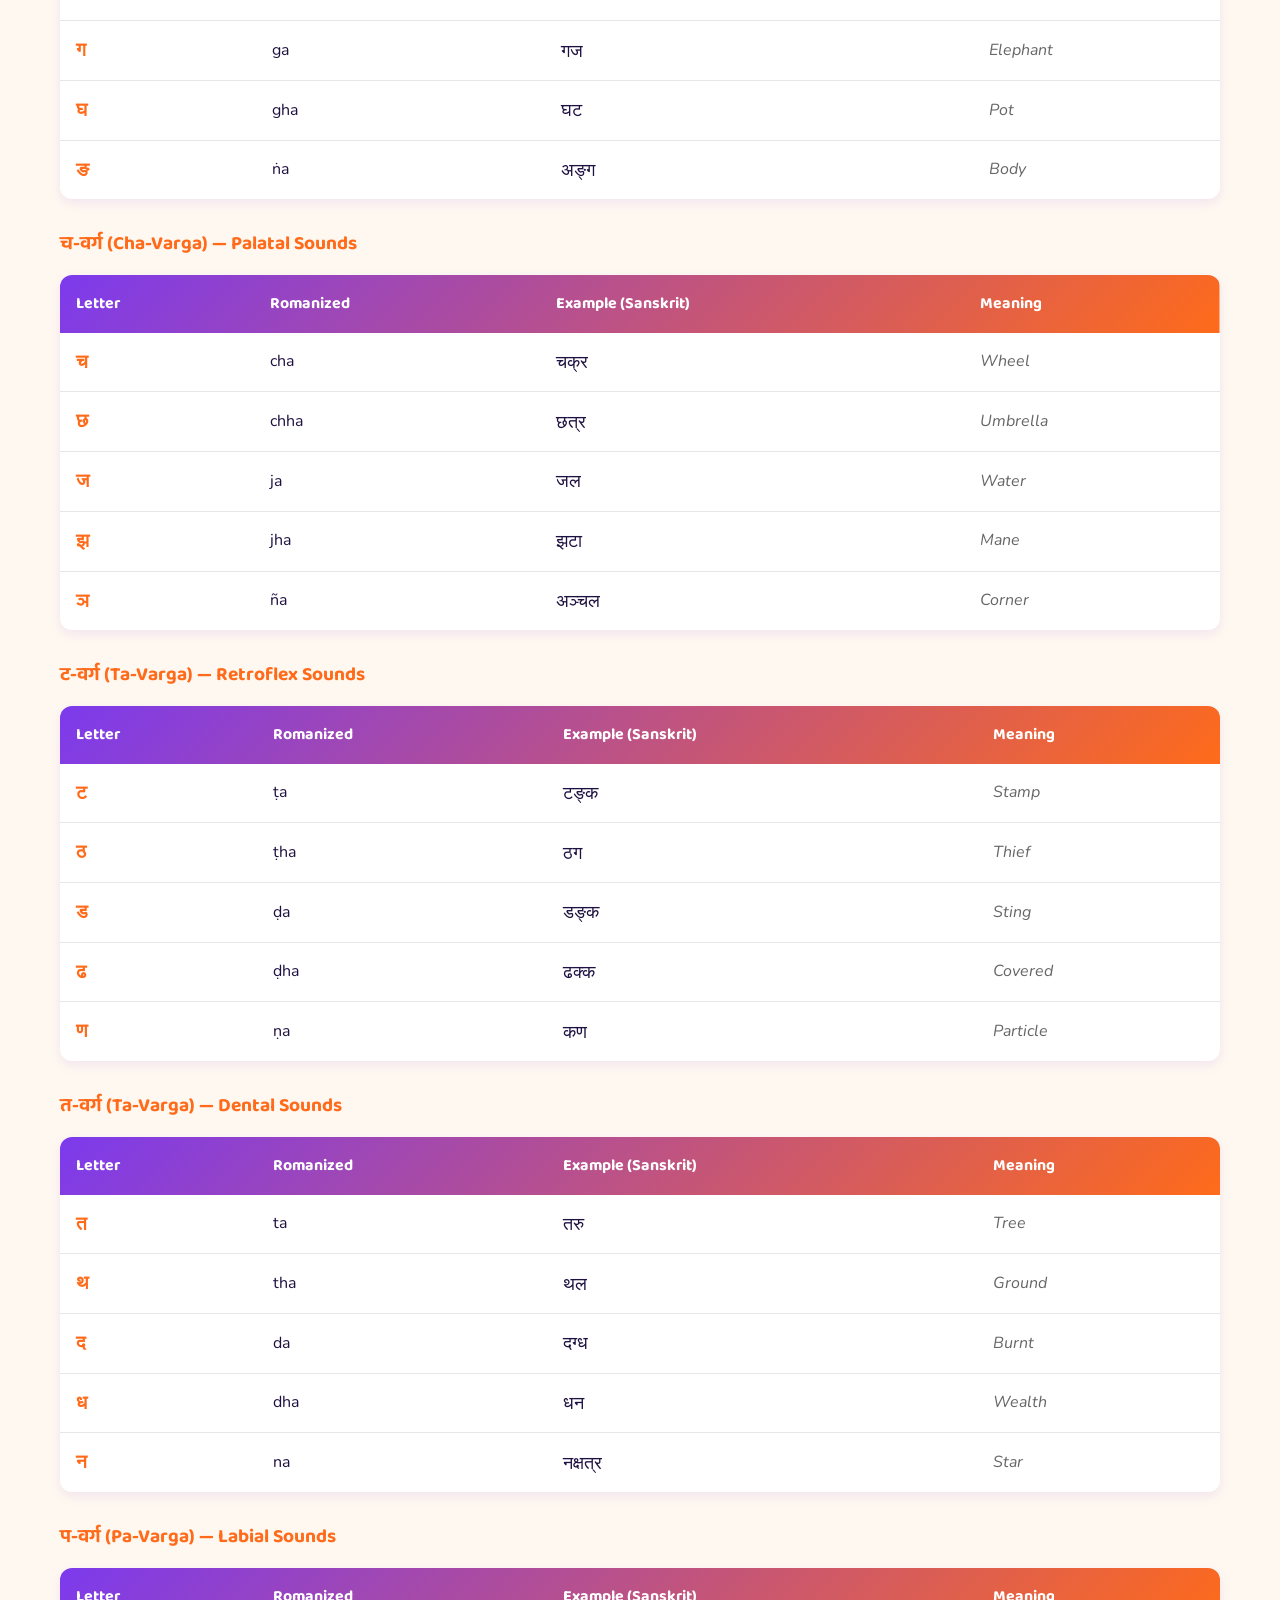
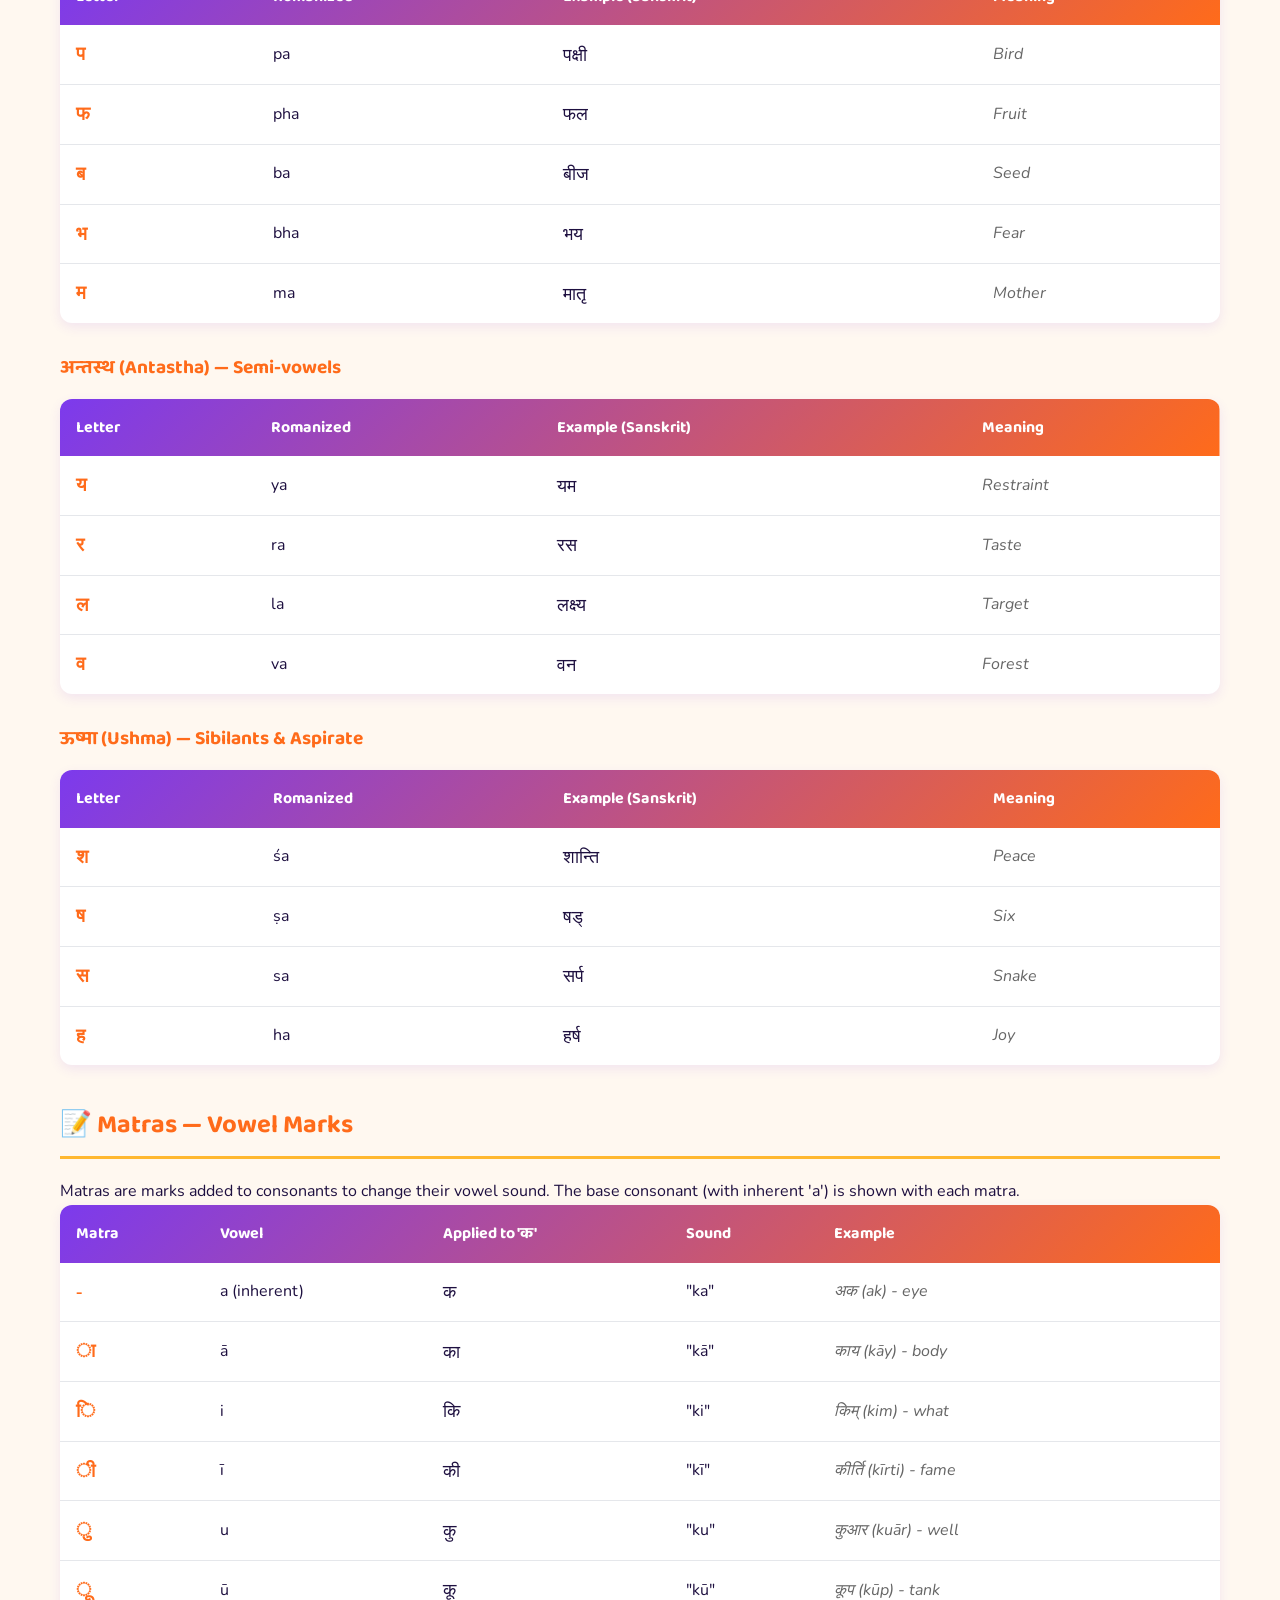
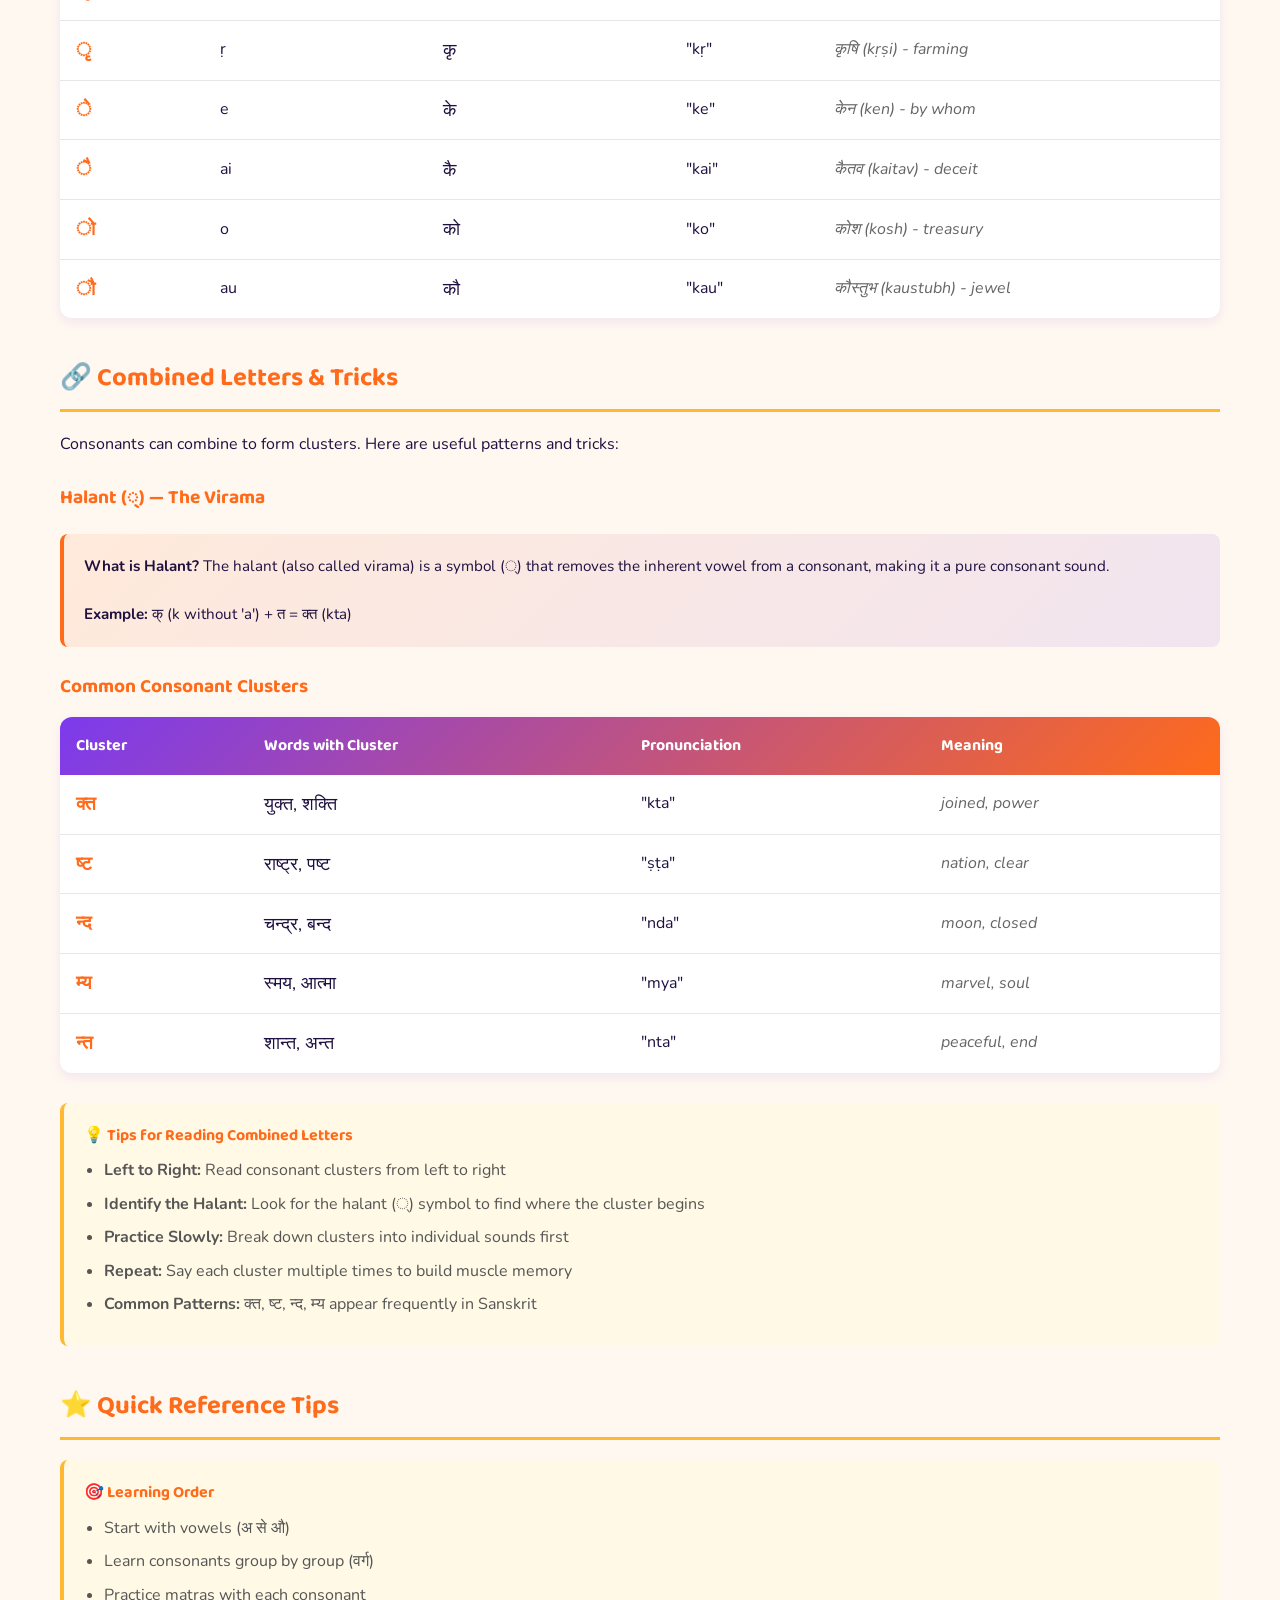
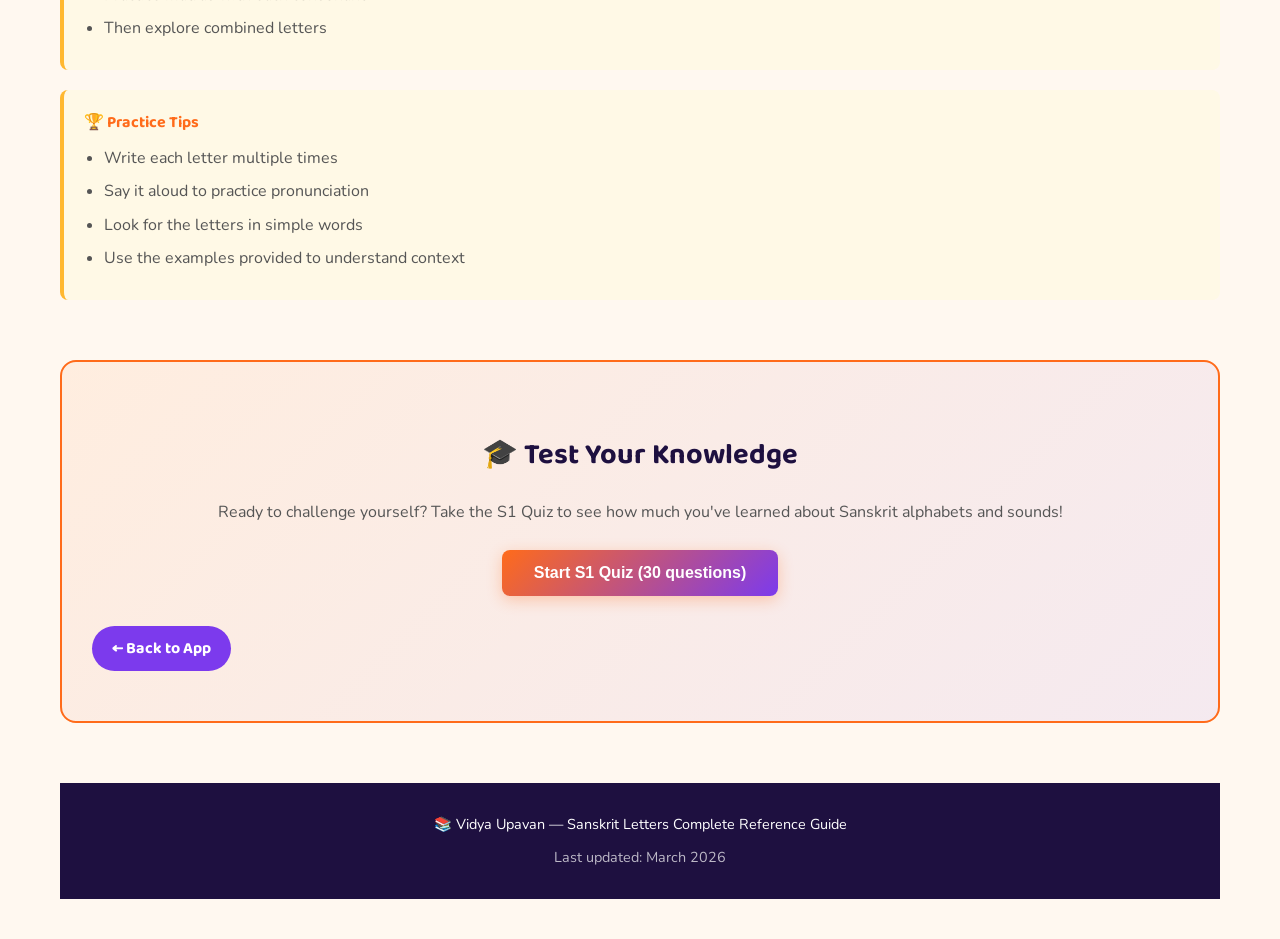
<file: s1-guide.html>
<!DOCTYPE html>
<html lang="en">
<head>
<meta charset="UTF-8">
<meta name="viewport" content="width=device-width, initial-scale=1.0">
<title>Sanskrit Letters Guide | Vidya Upavan</title>
<link href="https://fonts.googleapis.com/css2?family=Baloo+2:wght@400;600;700;800&family=Nunito:wght@400;600;700&display=swap" rel="stylesheet">
<link href="assets/guides.css" rel="stylesheet">
<style>
:root {
  --primary-color: var(--saffron);
  --secondary-color: var(--purple);
  --accent-color: var(--gold);
}
</style>
</head>
<body>

<header>
  <h1>📖 Sanskrit Letters Guide</h1>
  <p>Complete reference for letters, matras, and combined letters</p>
</header>

<div class="container">
  <a href="nia-language-adventure-index.html" class="back-button">← Back to App</a>

  <!-- INTRODUCTION -->
  <div class="info-box">
    <strong>Welcome to the Sanskrit Letters Reference Guide!</strong>
    <br><br>
    This guide provides a complete overview of all Sanskrit letters, vowel marks (matras), and combined letters with examples. Use this as a quick reference while learning!
  </div>

  <!-- VOWELS (SWARA) -->
  <h2>🔤 Vowels (स्वराः — Swarah)</h2>
  <p>Vowels are the foundation of Sanskrit. They can stand alone and make complete sounds.</p>

  <div class="vowel-grid">
    <div class="vowel-card">
      <div class="letter">अ</div>
      <div class="roman">a</div>
      <div class="description">"ah" sound<br>→ अनल (Anal) = Fire</div>
    </div>
    <div class="vowel-card">
      <div class="letter">आ</div>
      <div class="roman">ā</div>
      <div class="description">"aah" sound<br>→ आत्मा (Ātmā) = Soul</div>
    </div>
    <div class="vowel-card">
      <div class="letter">इ</div>
      <div class="roman">i</div>
      <div class="description">"ih" sound<br>→ इक्षु (Ikṣu) = Sugarcane</div>
    </div>
    <div class="vowel-card">
      <div class="letter">ई</div>
      <div class="roman">ī</div>
      <div class="description">"ee" sound<br>→ ईश्वर (Īśvar) = God</div>
    </div>
    <div class="vowel-card">
      <div class="letter">उ</div>
      <div class="roman">u</div>
      <div class="description">"oo" (short)<br>→ उष्ट्र (Uṣṭr) = Camel</div>
    </div>
    <div class="vowel-card">
      <div class="letter">ऊ</div>
      <div class="roman">ū</div>
      <div class="description">"oo" (long)<br>→ ऊर्ध्व (Ūrdhv) = Upward</div>
    </div>
    <div class="vowel-card">
      <div class="letter">ऋ</div>
      <div class="roman">ṛ</div>
      <div class="description">"ri" sound<br>→ ऋषि (Ṛṣi) = Sage</div>
    </div>
    <div class="vowel-card">
      <div class="letter">ए</div>
      <div class="roman">e</div>
      <div class="description">"ay" sound<br>→ एकः (Ekah) = One</div>
    </div>
    <div class="vowel-card">
      <div class="letter">ऐ</div>
      <div class="roman">ai</div>
      <div class="description">"eye" sound<br>→ ऐश्वर्य (Aiśvary) = Wealth</div>
    </div>
    <div class="vowel-card">
      <div class="letter">ओ</div>
      <div class="roman">o</div>
      <div class="description">"oh" sound<br>→ ओम् (Om) = Sacred syllable</div>
    </div>
    <div class="vowel-card">
      <div class="letter">औ</div>
      <div class="roman">au</div>
      <div class="description">"ow" sound<br>→ औषध (Auṣadh) = Medicine</div>
    </div>
  </div>

  <!-- CONSONANTS -->
  <h2>🗣️ Consonants (व्यञ्जनाः — Vyanjana)</h2>
  <p>Consonants require a vowel to be pronounced. The consonants below are shown with the inherent "a" vowel.</p>

  <h3>क-वर्ग (Ka-Varga) — Velar Sounds</h3>
  <table>
    <thead>
      <tr>
        <th>Letter</th>
        <th>Romanized</th>
        <th>Example (Sanskrit)</th>
        <th>Meaning</th>
      </tr>
    </thead>
    <tbody>
      <tr>
        <td class="sanskrit">क</td>
        <td>ka</td>
        <td class="example">कमल</td>
        <td class="meaning">Lotus</td>
      </tr>
      <tr>
        <td class="sanskrit">ख</td>
        <td>kha</td>
        <td class="example">खग</td>
        <td class="meaning">Bird</td>
      </tr>
      <tr>
        <td class="sanskrit">ग</td>
        <td>ga</td>
        <td class="example">गज</td>
        <td class="meaning">Elephant</td>
      </tr>
      <tr>
        <td class="sanskrit">घ</td>
        <td>gha</td>
        <td class="example">घट</td>
        <td class="meaning">Pot</td>
      </tr>
      <tr>
        <td class="sanskrit">ङ</td>
        <td>ṅa</td>
        <td class="example">अङ्ग</td>
        <td class="meaning">Body</td>
      </tr>
    </tbody>
  </table>

  <h3>च-वर्ग (Cha-Varga) — Palatal Sounds</h3>
  <table>
    <thead>
      <tr>
        <th>Letter</th>
        <th>Romanized</th>
        <th>Example (Sanskrit)</th>
        <th>Meaning</th>
      </tr>
    </thead>
    <tbody>
      <tr>
        <td class="sanskrit">च</td>
        <td>cha</td>
        <td class="example">चक्र</td>
        <td class="meaning">Wheel</td>
      </tr>
      <tr>
        <td class="sanskrit">छ</td>
        <td>chha</td>
        <td class="example">छत्र</td>
        <td class="meaning">Umbrella</td>
      </tr>
      <tr>
        <td class="sanskrit">ज</td>
        <td>ja</td>
        <td class="example">जल</td>
        <td class="meaning">Water</td>
      </tr>
      <tr>
        <td class="sanskrit">झ</td>
        <td>jha</td>
        <td class="example">झटा</td>
        <td class="meaning">Mane</td>
      </tr>
      <tr>
        <td class="sanskrit">ञ</td>
        <td>ña</td>
        <td class="example">अञ्चल</td>
        <td class="meaning">Corner</td>
      </tr>
    </tbody>
  </table>

  <h3>ट-वर्ग (Ta-Varga) — Retroflex Sounds</h3>
  <table>
    <thead>
      <tr>
        <th>Letter</th>
        <th>Romanized</th>
        <th>Example (Sanskrit)</th>
        <th>Meaning</th>
      </tr>
    </thead>
    <tbody>
      <tr>
        <td class="sanskrit">ट</td>
        <td>ṭa</td>
        <td class="example">टङ्क</td>
        <td class="meaning">Stamp</td>
      </tr>
      <tr>
        <td class="sanskrit">ठ</td>
        <td>ṭha</td>
        <td class="example">ठग</td>
        <td class="meaning">Thief</td>
      </tr>
      <tr>
        <td class="sanskrit">ड</td>
        <td>ḍa</td>
        <td class="example">डङ्क</td>
        <td class="meaning">Sting</td>
      </tr>
      <tr>
        <td class="sanskrit">ढ</td>
        <td>ḍha</td>
        <td class="example">ढक्क</td>
        <td class="meaning">Covered</td>
      </tr>
      <tr>
        <td class="sanskrit">ण</td>
        <td>ṇa</td>
        <td class="example">कण</td>
        <td class="meaning">Particle</td>
      </tr>
    </tbody>
  </table>

  <h3>त-वर्ग (Ta-Varga) — Dental Sounds</h3>
  <table>
    <thead>
      <tr>
        <th>Letter</th>
        <th>Romanized</th>
        <th>Example (Sanskrit)</th>
        <th>Meaning</th>
      </tr>
    </thead>
    <tbody>
      <tr>
        <td class="sanskrit">त</td>
        <td>ta</td>
        <td class="example">तरु</td>
        <td class="meaning">Tree</td>
      </tr>
      <tr>
        <td class="sanskrit">थ</td>
        <td>tha</td>
        <td class="example">थल</td>
        <td class="meaning">Ground</td>
      </tr>
      <tr>
        <td class="sanskrit">द</td>
        <td>da</td>
        <td class="example">दग्ध</td>
        <td class="meaning">Burnt</td>
      </tr>
      <tr>
        <td class="sanskrit">ध</td>
        <td>dha</td>
        <td class="example">धन</td>
        <td class="meaning">Wealth</td>
      </tr>
      <tr>
        <td class="sanskrit">न</td>
        <td>na</td>
        <td class="example">नक्षत्र</td>
        <td class="meaning">Star</td>
      </tr>
    </tbody>
  </table>

  <h3>प-वर्ग (Pa-Varga) — Labial Sounds</h3>
  <table>
    <thead>
      <tr>
        <th>Letter</th>
        <th>Romanized</th>
        <th>Example (Sanskrit)</th>
        <th>Meaning</th>
      </tr>
    </thead>
    <tbody>
      <tr>
        <td class="sanskrit">प</td>
        <td>pa</td>
        <td class="example">पक्षी</td>
        <td class="meaning">Bird</td>
      </tr>
      <tr>
        <td class="sanskrit">फ</td>
        <td>pha</td>
        <td class="example">फल</td>
        <td class="meaning">Fruit</td>
      </tr>
      <tr>
        <td class="sanskrit">ब</td>
        <td>ba</td>
        <td class="example">बीज</td>
        <td class="meaning">Seed</td>
      </tr>
      <tr>
        <td class="sanskrit">भ</td>
        <td>bha</td>
        <td class="example">भय</td>
        <td class="meaning">Fear</td>
      </tr>
      <tr>
        <td class="sanskrit">म</td>
        <td>ma</td>
        <td class="example">मातृ</td>
        <td class="meaning">Mother</td>
      </tr>
    </tbody>
  </table>

  <h3>अन्तस्थ (Antastha) — Semi-vowels</h3>
  <table>
    <thead>
      <tr>
        <th>Letter</th>
        <th>Romanized</th>
        <th>Example (Sanskrit)</th>
        <th>Meaning</th>
      </tr>
    </thead>
    <tbody>
      <tr>
        <td class="sanskrit">य</td>
        <td>ya</td>
        <td class="example">यम</td>
        <td class="meaning">Restraint</td>
      </tr>
      <tr>
        <td class="sanskrit">र</td>
        <td>ra</td>
        <td class="example">रस</td>
        <td class="meaning">Taste</td>
      </tr>
      <tr>
        <td class="sanskrit">ल</td>
        <td>la</td>
        <td class="example">लक्ष्य</td>
        <td class="meaning">Target</td>
      </tr>
      <tr>
        <td class="sanskrit">व</td>
        <td>va</td>
        <td class="example">वन</td>
        <td class="meaning">Forest</td>
      </tr>
    </tbody>
  </table>

  <h3>ऊष्मा (Ushma) — Sibilants & Aspirate</h3>
  <table>
    <thead>
      <tr>
        <th>Letter</th>
        <th>Romanized</th>
        <th>Example (Sanskrit)</th>
        <th>Meaning</th>
      </tr>
    </thead>
    <tbody>
      <tr>
        <td class="sanskrit">श</td>
        <td>śa</td>
        <td class="example">शान्ति</td>
        <td class="meaning">Peace</td>
      </tr>
      <tr>
        <td class="sanskrit">ष</td>
        <td>ṣa</td>
        <td class="example">षड्</td>
        <td class="meaning">Six</td>
      </tr>
      <tr>
        <td class="sanskrit">स</td>
        <td>sa</td>
        <td class="example">सर्प</td>
        <td class="meaning">Snake</td>
      </tr>
      <tr>
        <td class="sanskrit">ह</td>
        <td>ha</td>
        <td class="example">हर्ष</td>
        <td class="meaning">Joy</td>
      </tr>
    </tbody>
  </table>

  <!-- MATRAS (VOWEL MARKS) -->
  <h2>📝 Matras — Vowel Marks</h2>
  <p>Matras are marks added to consonants to change their vowel sound. The base consonant (with inherent 'a') is shown with each matra.</p>

  <table>
    <thead>
      <tr>
        <th>Matra</th>
        <th>Vowel</th>
        <th>Applied to 'क'</th>
        <th>Sound</th>
        <th>Example</th>
      </tr>
    </thead>
    <tbody>
      <tr>
        <td class="sanskrit">-</td>
        <td>a (inherent)</td>
        <td class="example">क</td>
        <td>"ka"</td>
        <td class="meaning">अक (ak) - eye</td>
      </tr>
      <tr>
        <td class="sanskrit">ा</td>
        <td>ā</td>
        <td class="example">का</td>
        <td>"kā"</td>
        <td class="meaning">काय (kāy) - body</td>
      </tr>
      <tr>
        <td class="sanskrit">ि</td>
        <td>i</td>
        <td class="example">कि</td>
        <td>"ki"</td>
        <td class="meaning">किम् (kim) - what</td>
      </tr>
      <tr>
        <td class="sanskrit">ी</td>
        <td>ī</td>
        <td class="example">की</td>
        <td>"kī"</td>
        <td class="meaning">कीर्ति (kīrti) - fame</td>
      </tr>
      <tr>
        <td class="sanskrit">ु</td>
        <td>u</td>
        <td class="example">कु</td>
        <td>"ku"</td>
        <td class="meaning">कुआर (kuār) - well</td>
      </tr>
      <tr>
        <td class="sanskrit">ू</td>
        <td>ū</td>
        <td class="example">कू</td>
        <td>"kū"</td>
        <td class="meaning">कूप (kūp) - tank</td>
      </tr>
      <tr>
        <td class="sanskrit">ृ</td>
        <td>ṛ</td>
        <td class="example">कृ</td>
        <td>"kṛ"</td>
        <td class="meaning">कृषि (kṛṣi) - farming</td>
      </tr>
      <tr>
        <td class="sanskrit">े</td>
        <td>e</td>
        <td class="example">के</td>
        <td>"ke"</td>
        <td class="meaning">केन (ken) - by whom</td>
      </tr>
      <tr>
        <td class="sanskrit">ै</td>
        <td>ai</td>
        <td class="example">कै</td>
        <td>"kai"</td>
        <td class="meaning">कैतव (kaitav) - deceit</td>
      </tr>
      <tr>
        <td class="sanskrit">ो</td>
        <td>o</td>
        <td class="example">को</td>
        <td>"ko"</td>
        <td class="meaning">कोश (kosh) - treasury</td>
      </tr>
      <tr>
        <td class="sanskrit">ौ</td>
        <td>au</td>
        <td class="example">कौ</td>
        <td>"kau"</td>
        <td class="meaning">कौस्तुभ (kaustubh) - jewel</td>
      </tr>
    </tbody>
  </table>

  <!-- COMBINED LETTERS -->
  <h2>🔗 Combined Letters & Tricks</h2>
  <p>Consonants can combine to form clusters. Here are useful patterns and tricks:</p>

  <h3>Halant (्) — The Virama</h3>
  <div class="info-box">
    <strong>What is Halant?</strong> The halant (also called virama) is a symbol (्) that removes the inherent vowel from a consonant, making it a pure consonant sound.
    <br><br>
    <strong>Example:</strong> क् (k without 'a') + त = क्त (kta)
  </div>

  <h3>Common Consonant Clusters</h3>
  <table>
    <thead>
      <tr>
        <th>Cluster</th>
        <th>Words with Cluster</th>
        <th>Pronunciation</th>
        <th>Meaning</th>
      </tr>
    </thead>
    <tbody>
      <tr>
        <td class="sanskrit">क्त</td>
        <td class="example">युक्त, शक्ति</td>
        <td>"kta"</td>
        <td class="meaning">joined, power</td>
      </tr>
      <tr>
        <td class="sanskrit">ष्ट</td>
        <td class="example">राष्ट्र, पष्ट</td>
        <td>"ṣṭa"</td>
        <td class="meaning">nation, clear</td>
      </tr>
      <tr>
        <td class="sanskrit">न्द</td>
        <td class="example">चन्द्र, बन्द</td>
        <td>"nda"</td>
        <td class="meaning">moon, closed</td>
      </tr>
      <tr>
        <td class="sanskrit">म्य</td>
        <td class="example">स्मय, आत्मा</td>
        <td>"mya"</td>
        <td class="meaning">marvel, soul</td>
      </tr>
      <tr>
        <td class="sanskrit">न्त</td>
        <td class="example">शान्त, अन्त</td>
        <td>"nta"</td>
        <td class="meaning">peaceful, end</td>
      </tr>
    </tbody>
  </table>

  <div class="tips">
    <h4>💡 Tips for Reading Combined Letters</h4>
    <ul>
      <li><strong>Left to Right:</strong> Read consonant clusters from left to right</li>
      <li><strong>Identify the Halant:</strong> Look for the halant (्) symbol to find where the cluster begins</li>
      <li><strong>Practice Slowly:</strong> Break down clusters into individual sounds first</li>
      <li><strong>Repeat:</strong> Say each cluster multiple times to build muscle memory</li>
      <li><strong>Common Patterns:</strong> क्त, ष्ट, न्द, म्य appear frequently in Sanskrit</li>
    </ul>
  </div>

  <!-- QUICK REFERENCE -->
  <h2>⭐ Quick Reference Tips</h2>
  <div class="tips">
    <h4>🎯 Learning Order</h4>
    <ul>
      <li>Start with vowels (अ से औ)</li>
      <li>Learn consonants group by group (वर्ग)</li>
      <li>Practice matras with each consonant</li>
      <li>Then explore combined letters</li>
    </ul>
  </div>

  <div class="tips">
    <h4>🏆 Practice Tips</h4>
    <ul>
      <li>Write each letter multiple times</li>
      <li>Say it aloud to practice pronunciation</li>
      <li>Look for the letters in simple words</li>
      <li>Use the examples provided to understand context</li>
    </ul>
  </div>

  <!-- QUIZ SECTION -->
  <div class="quiz-container-wrapper">
    <div class="quiz-prompt">
      <h2>🎓 Test Your Knowledge</h2>
      <p>Ready to challenge yourself? Take the S1 Quiz to see how much you've learned about Sanskrit alphabets and sounds!</p>
      <button id="quizStartBtn" class="quiz-btn-start">Start S1 Quiz (30 questions)</button>
    </div>
    
  <a href="nia-language-adventure-index.html" class="back-button" style="margin-top: 30px;">← Back to App</a>
</div>

<footer>
  <p>📚 Vidya Upavan — Sanskrit Letters Complete Reference Guide</p>
  <p style="margin-top: 10px; opacity: 0.7;">Last updated: March 2026</p>
</footer>

<!-- Load shared systems -->
<script src="quiz-system.js"></script>
<script src="quiz-data.js"></script>
<script src="guide-system.js"></script>
<script>
  // Initialize the quiz for this guide
  initGuideQuiz(S1_QUIZ);
</script>
</file>
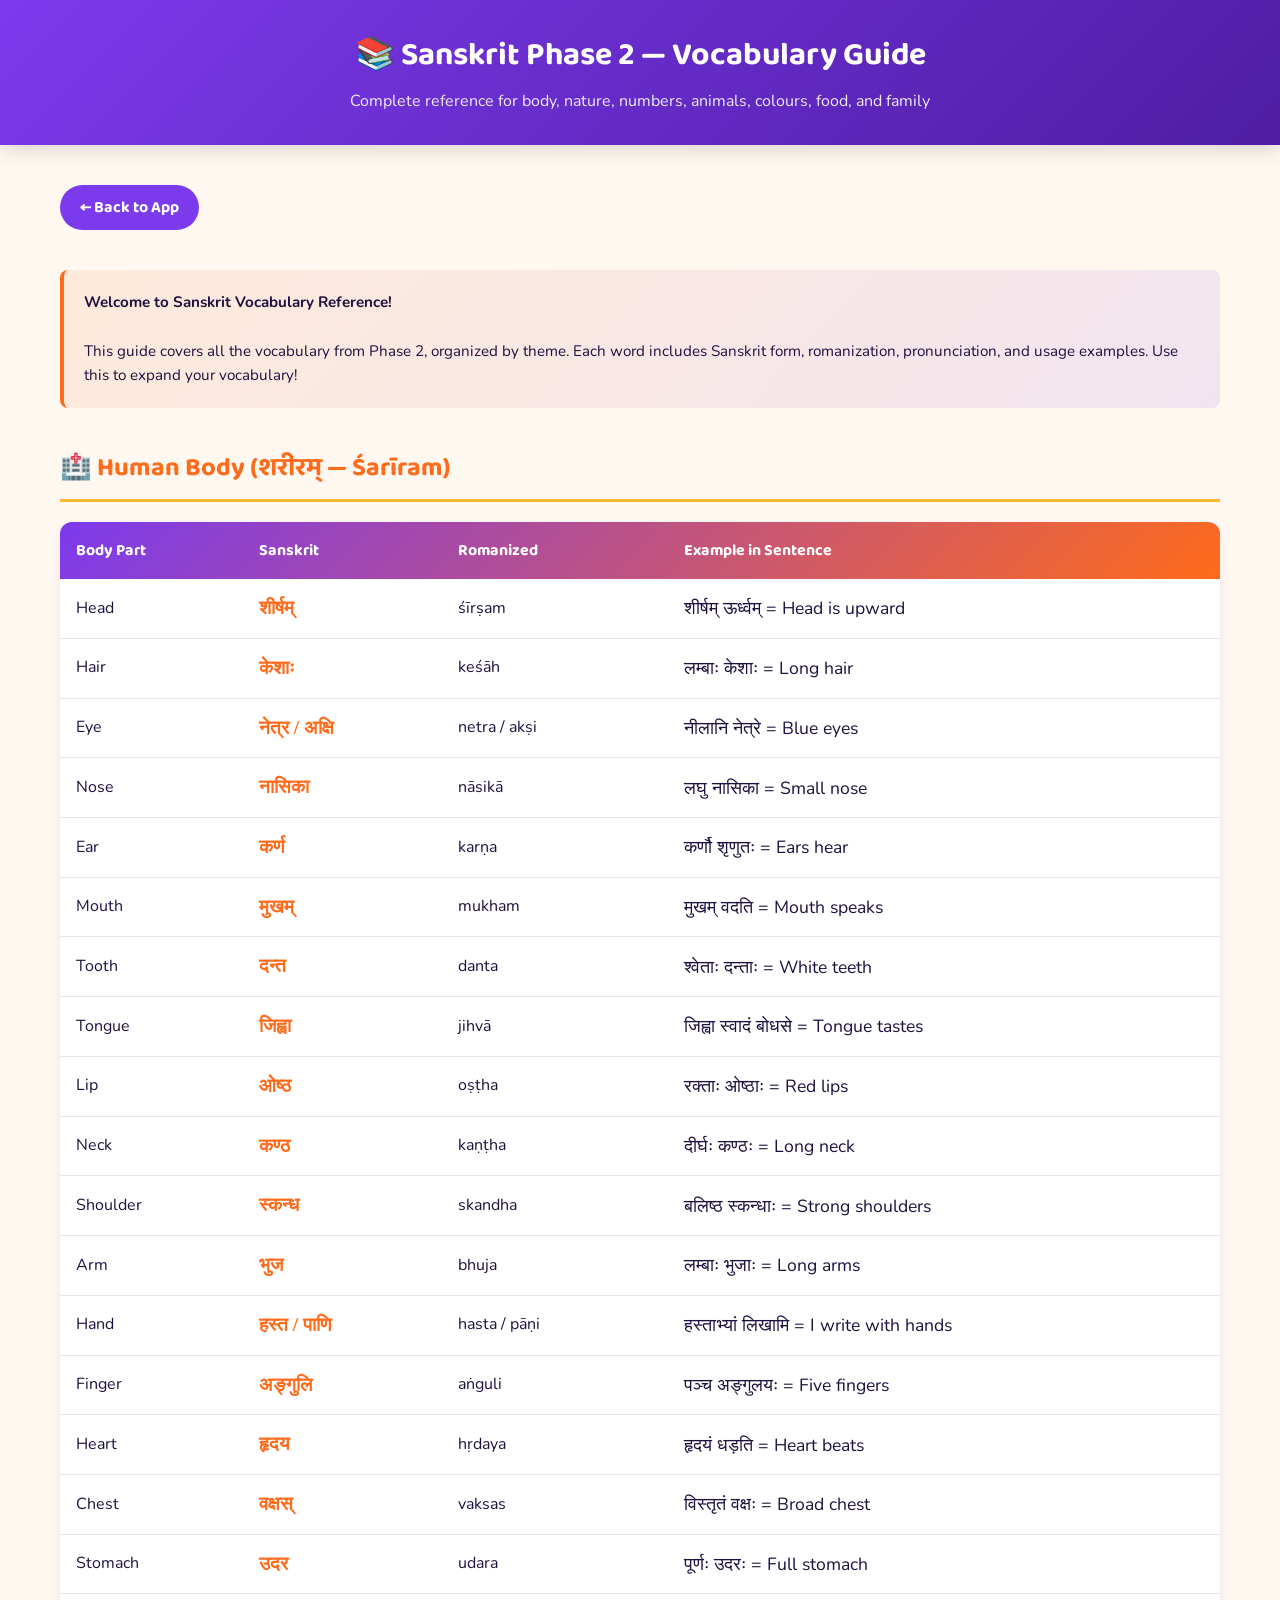
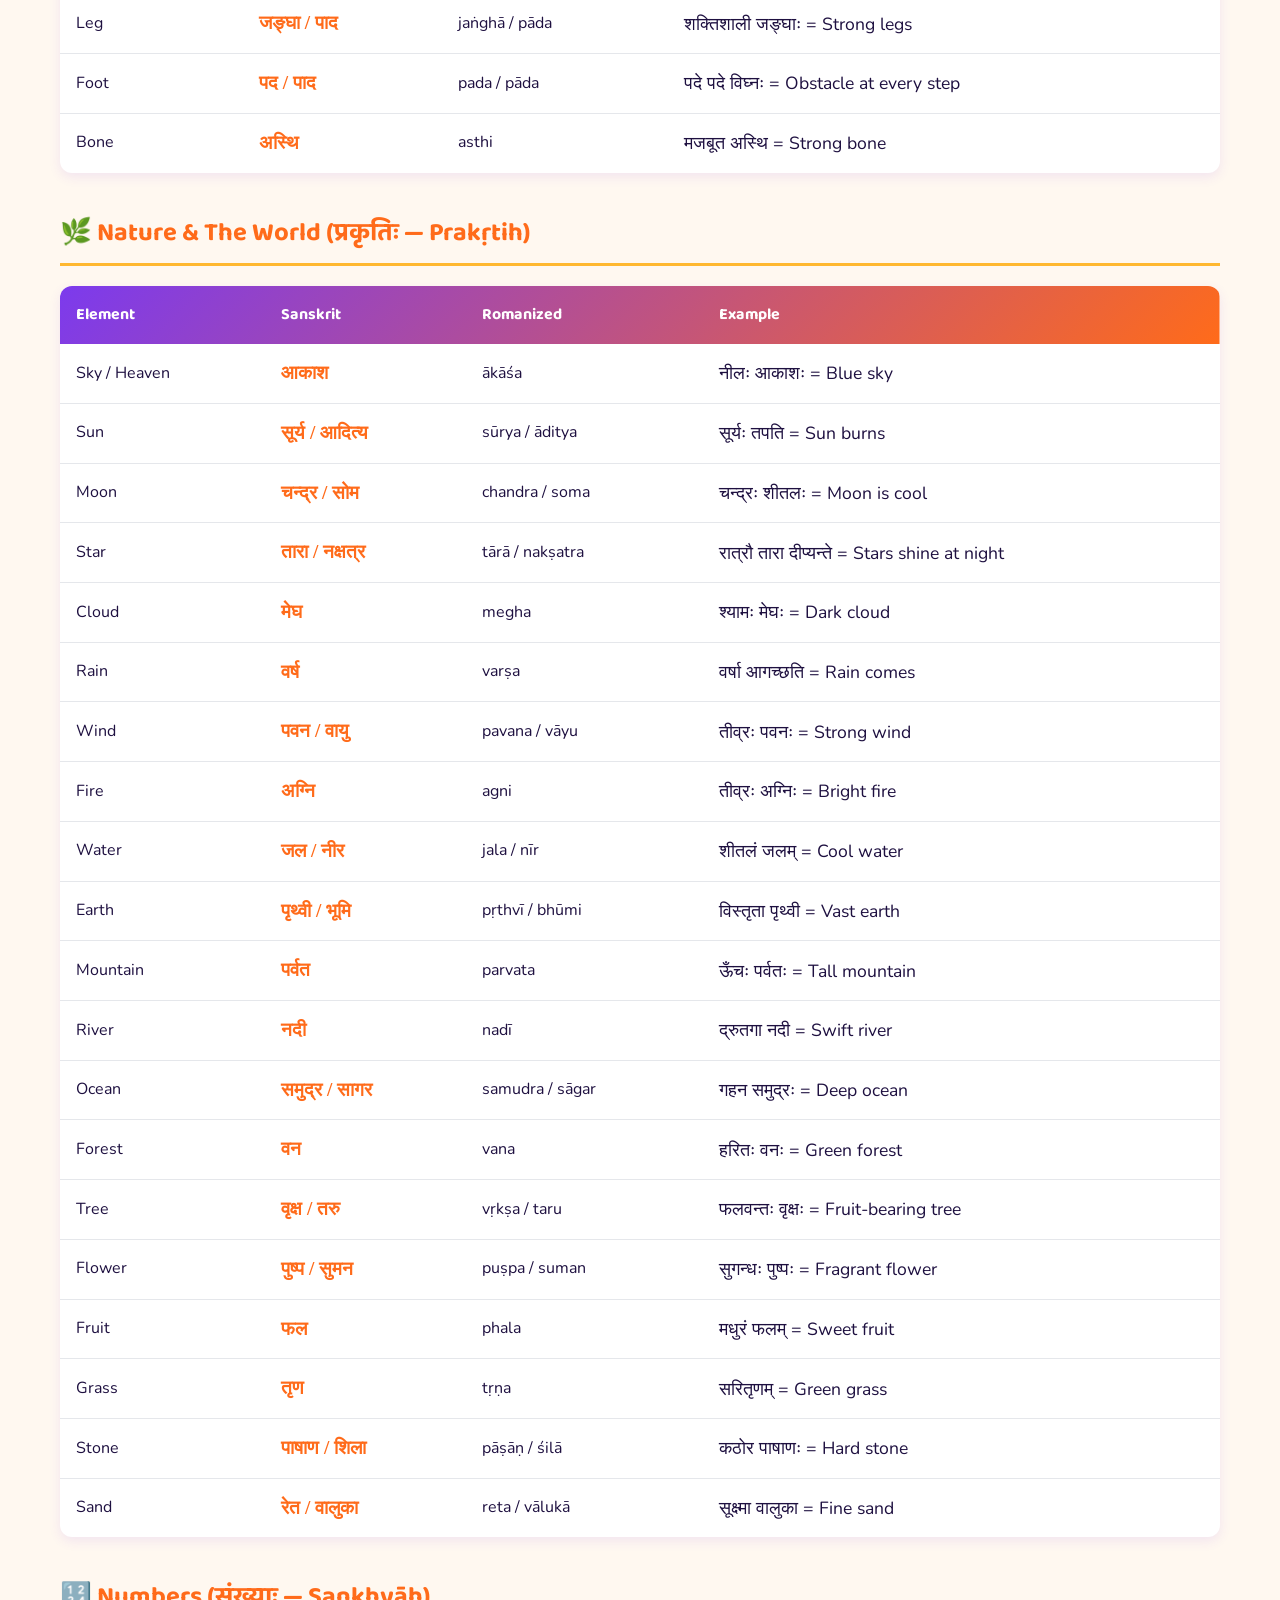
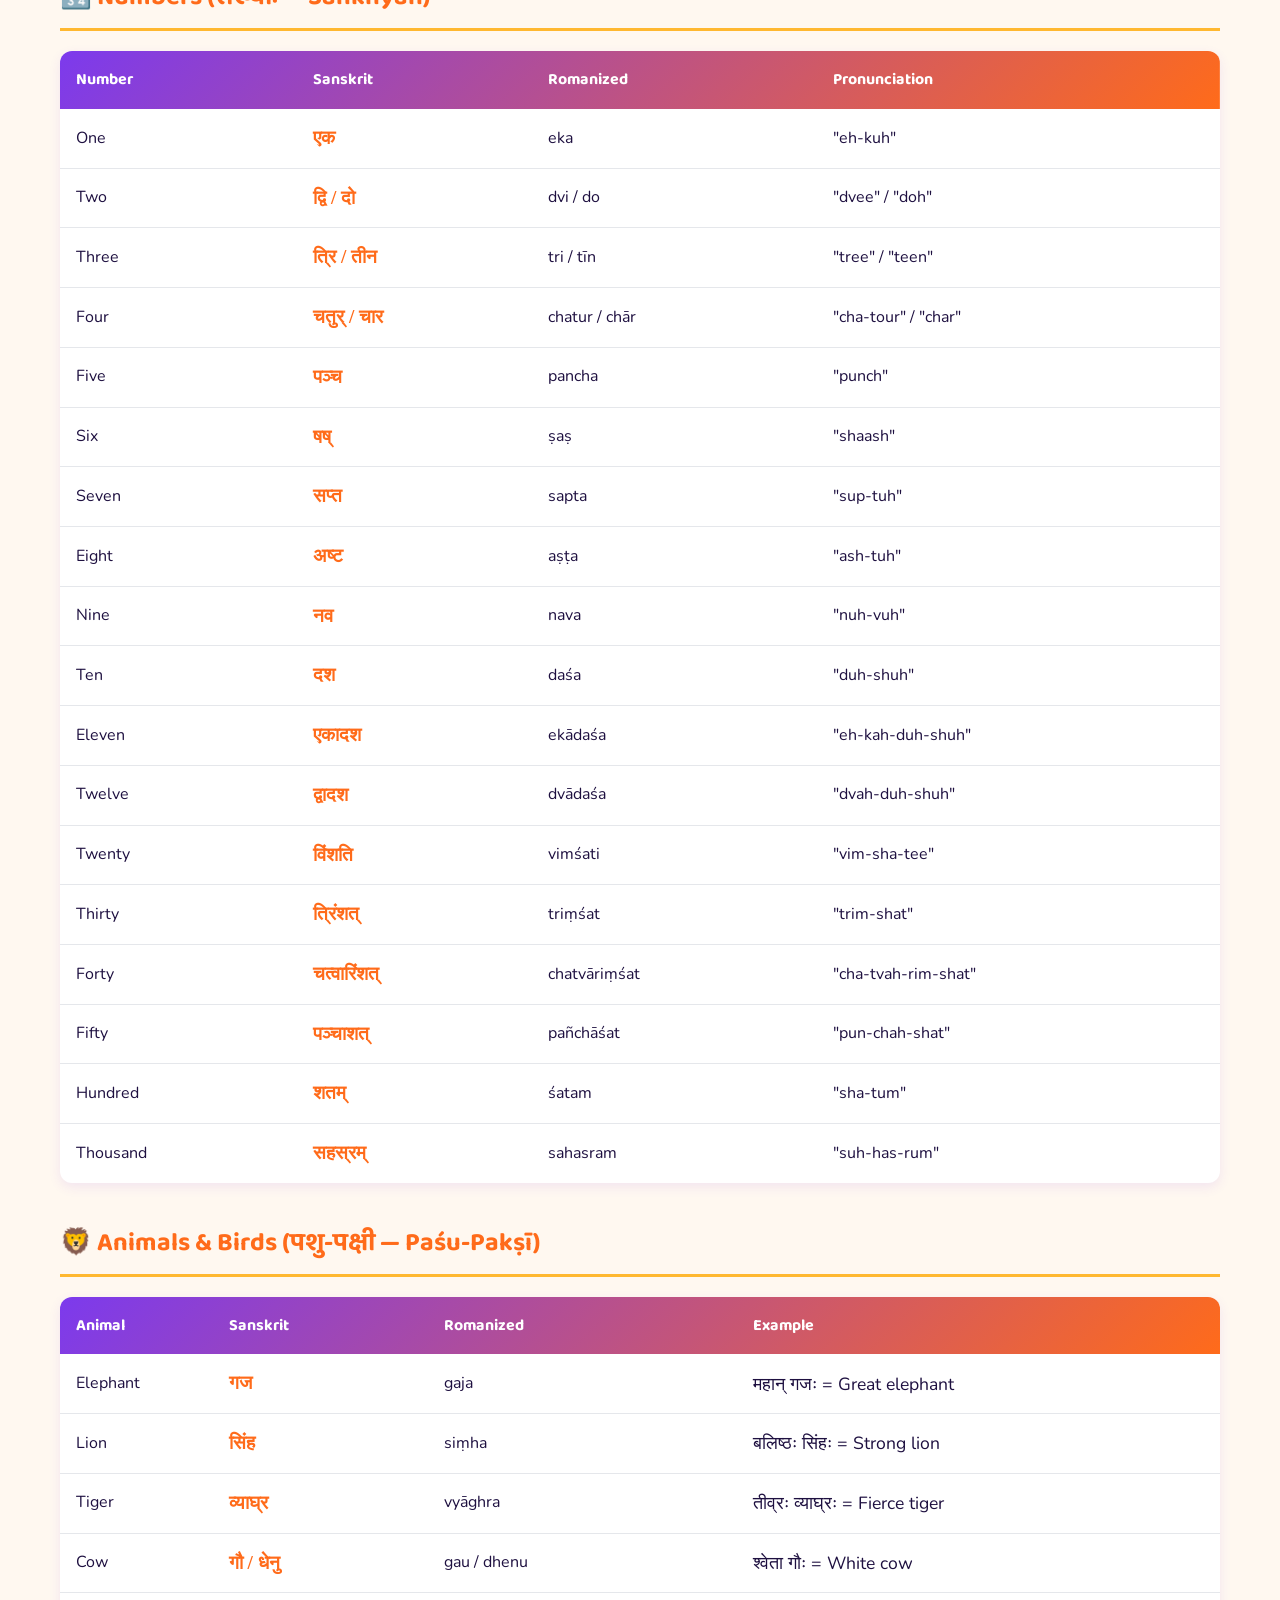
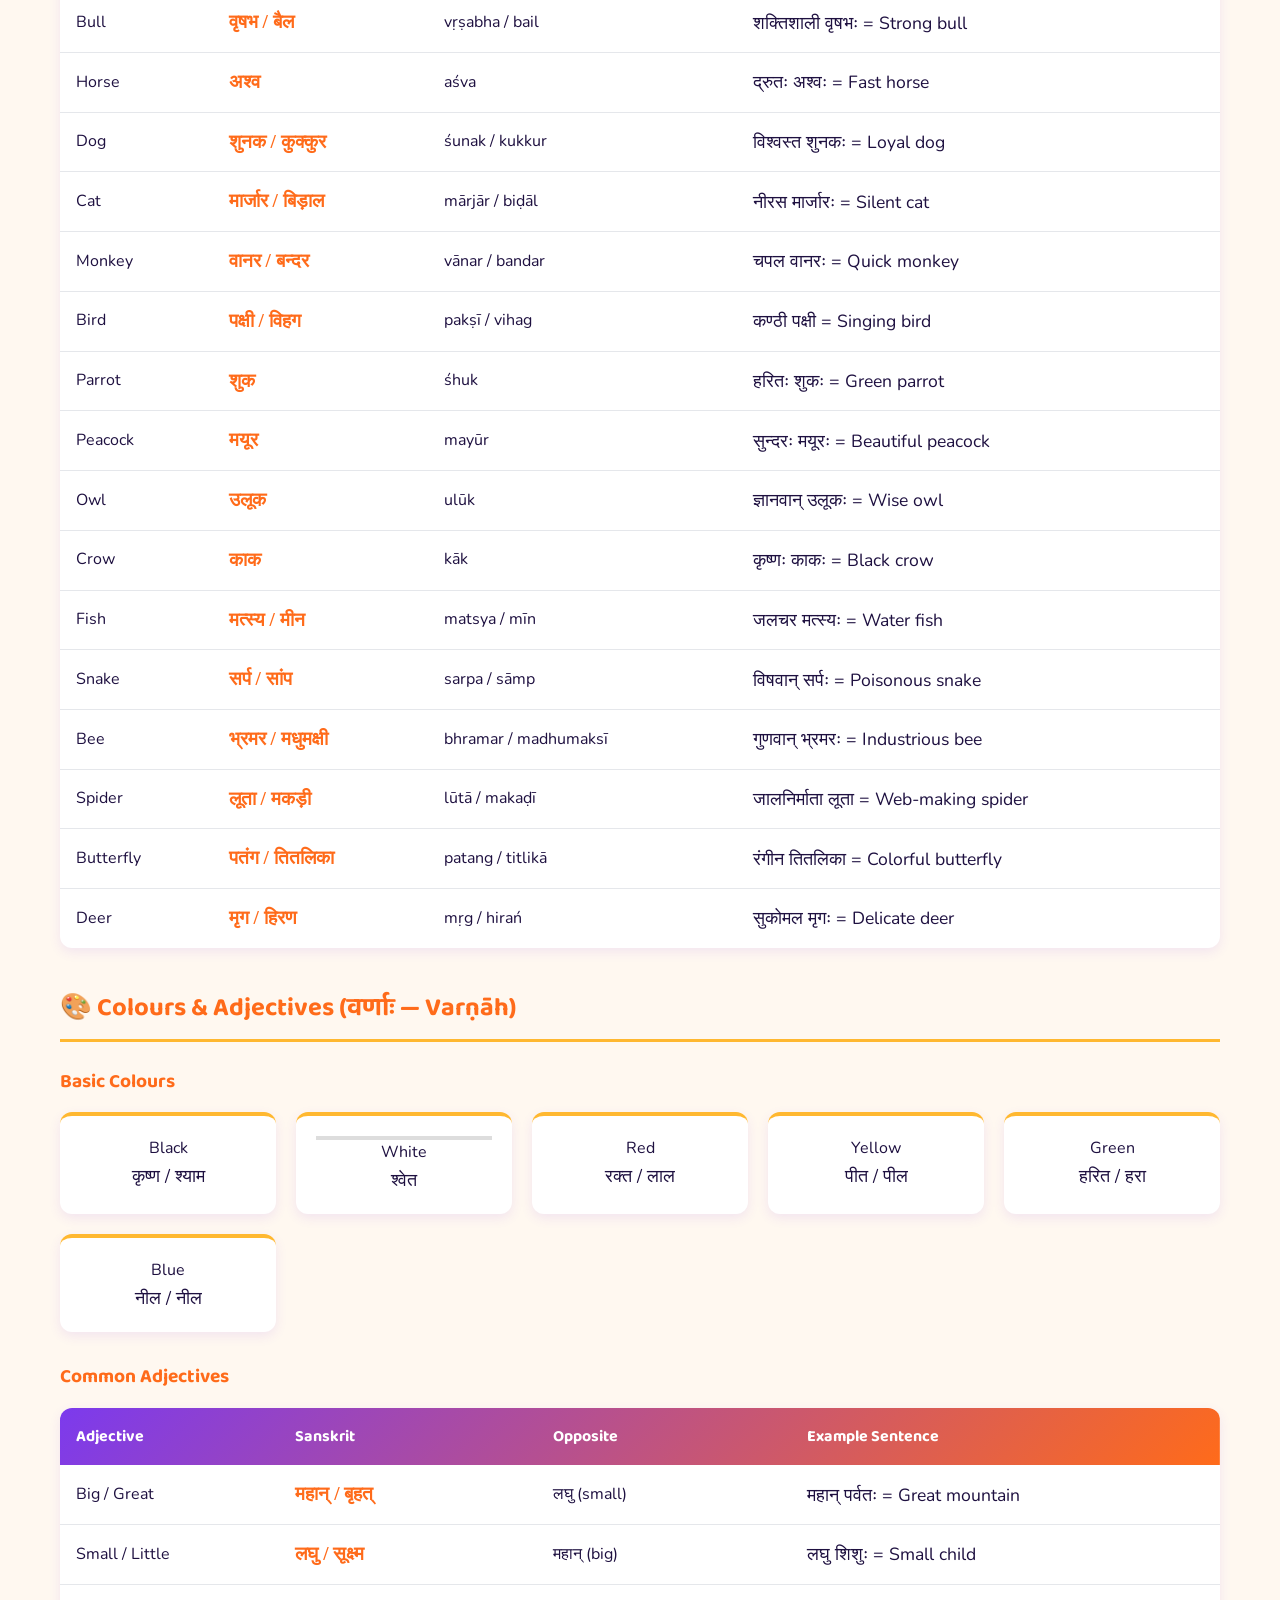
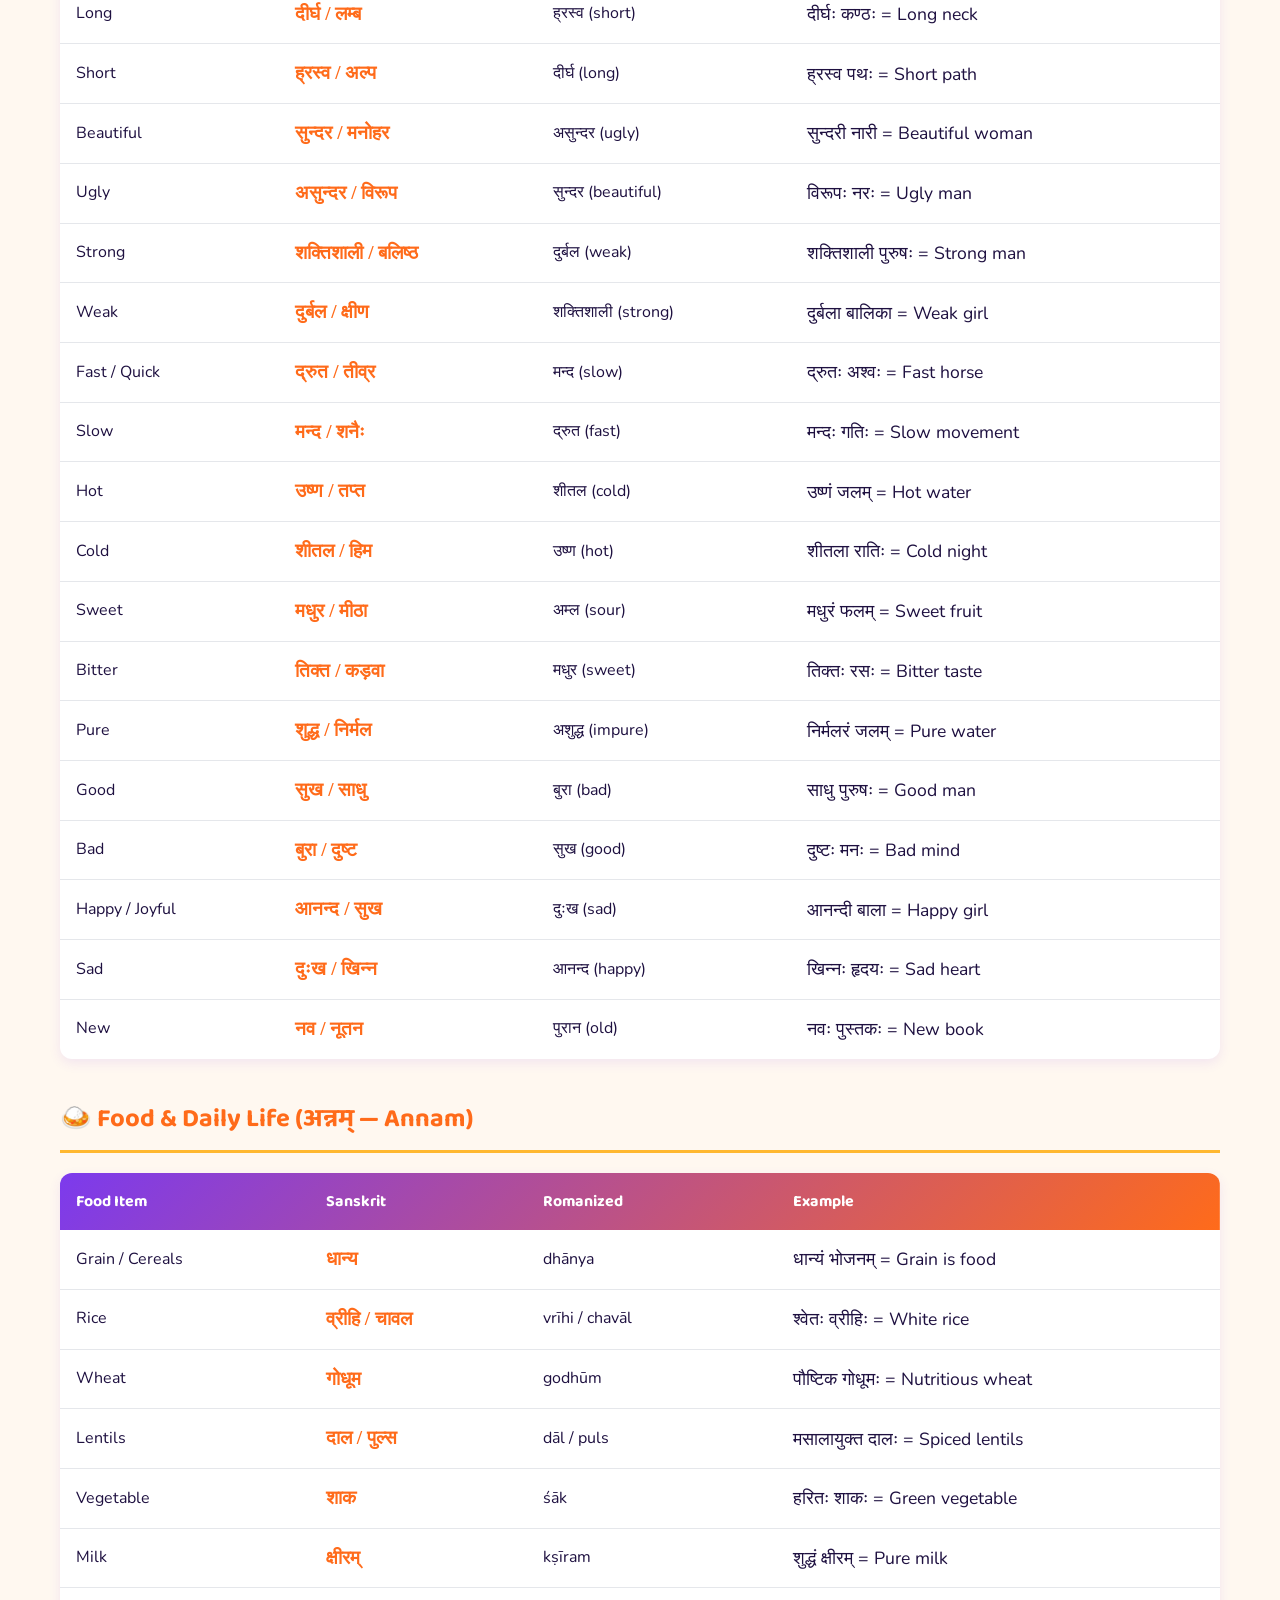
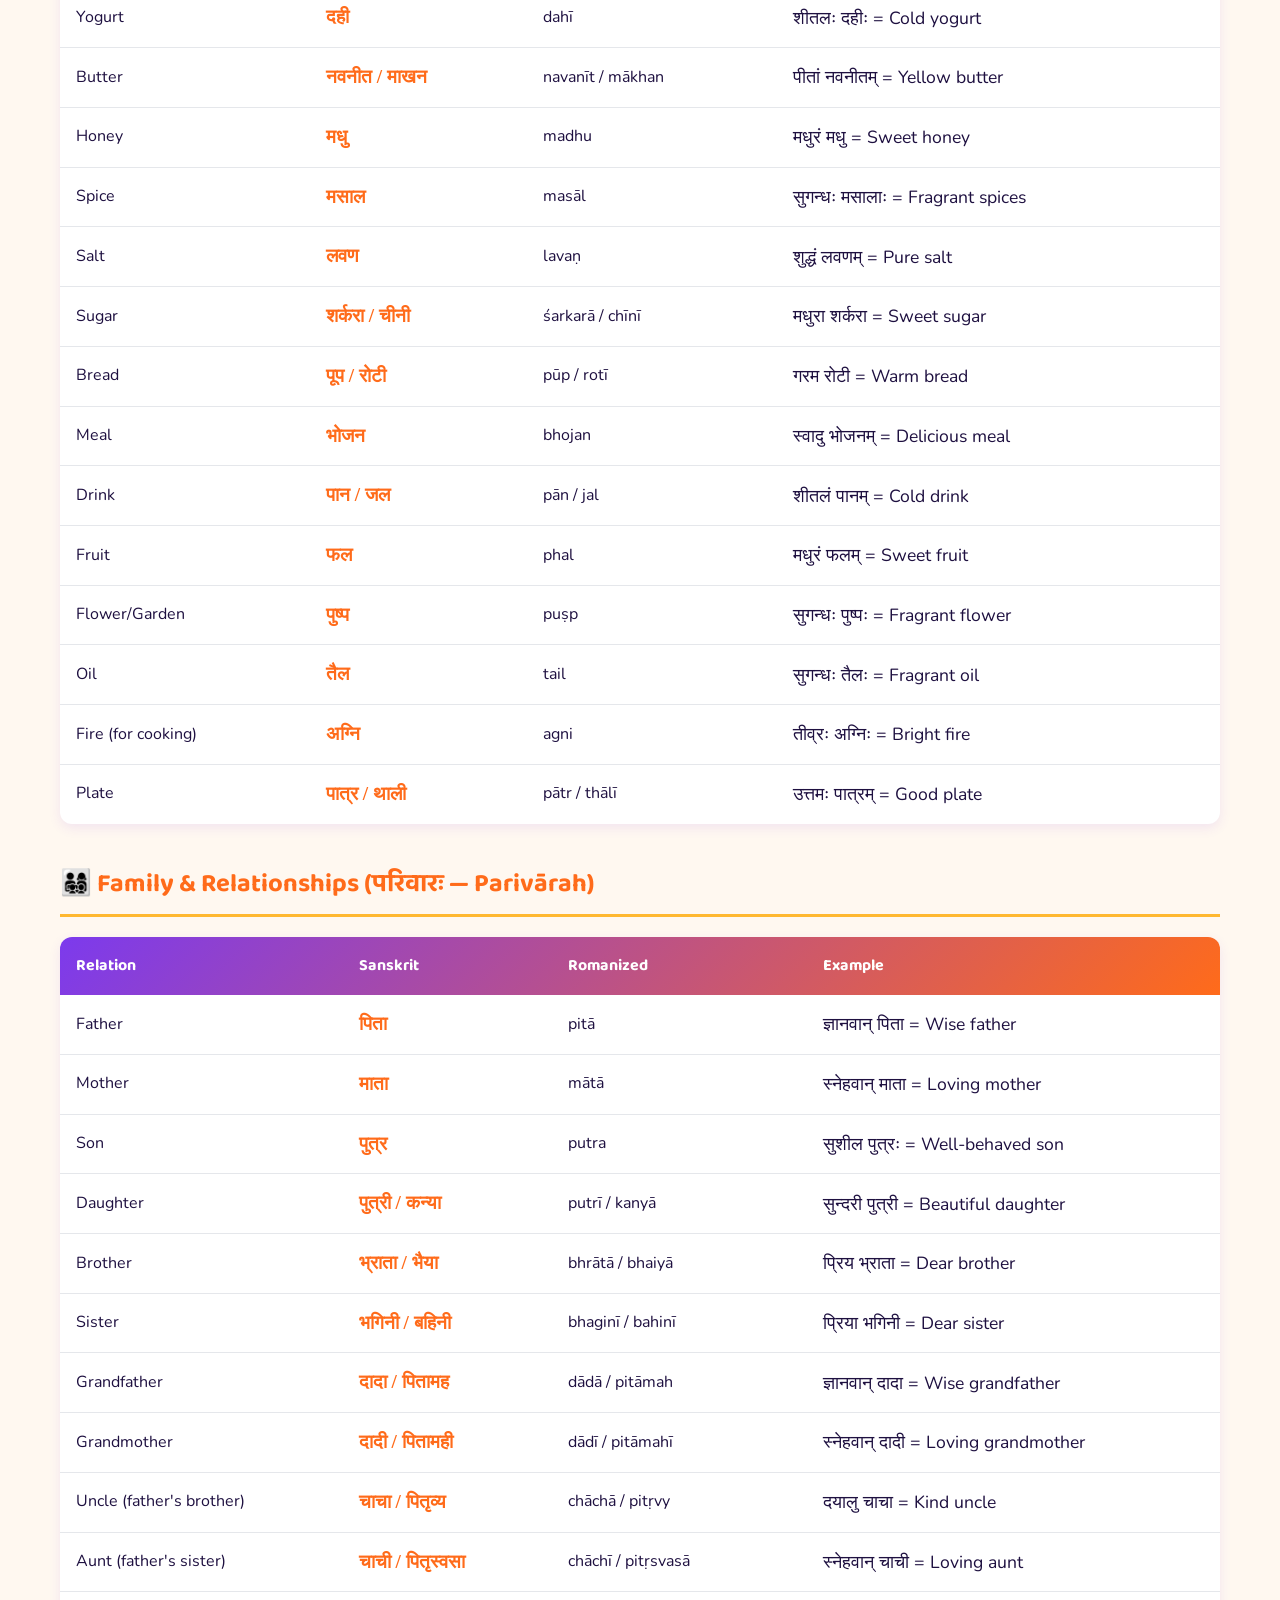
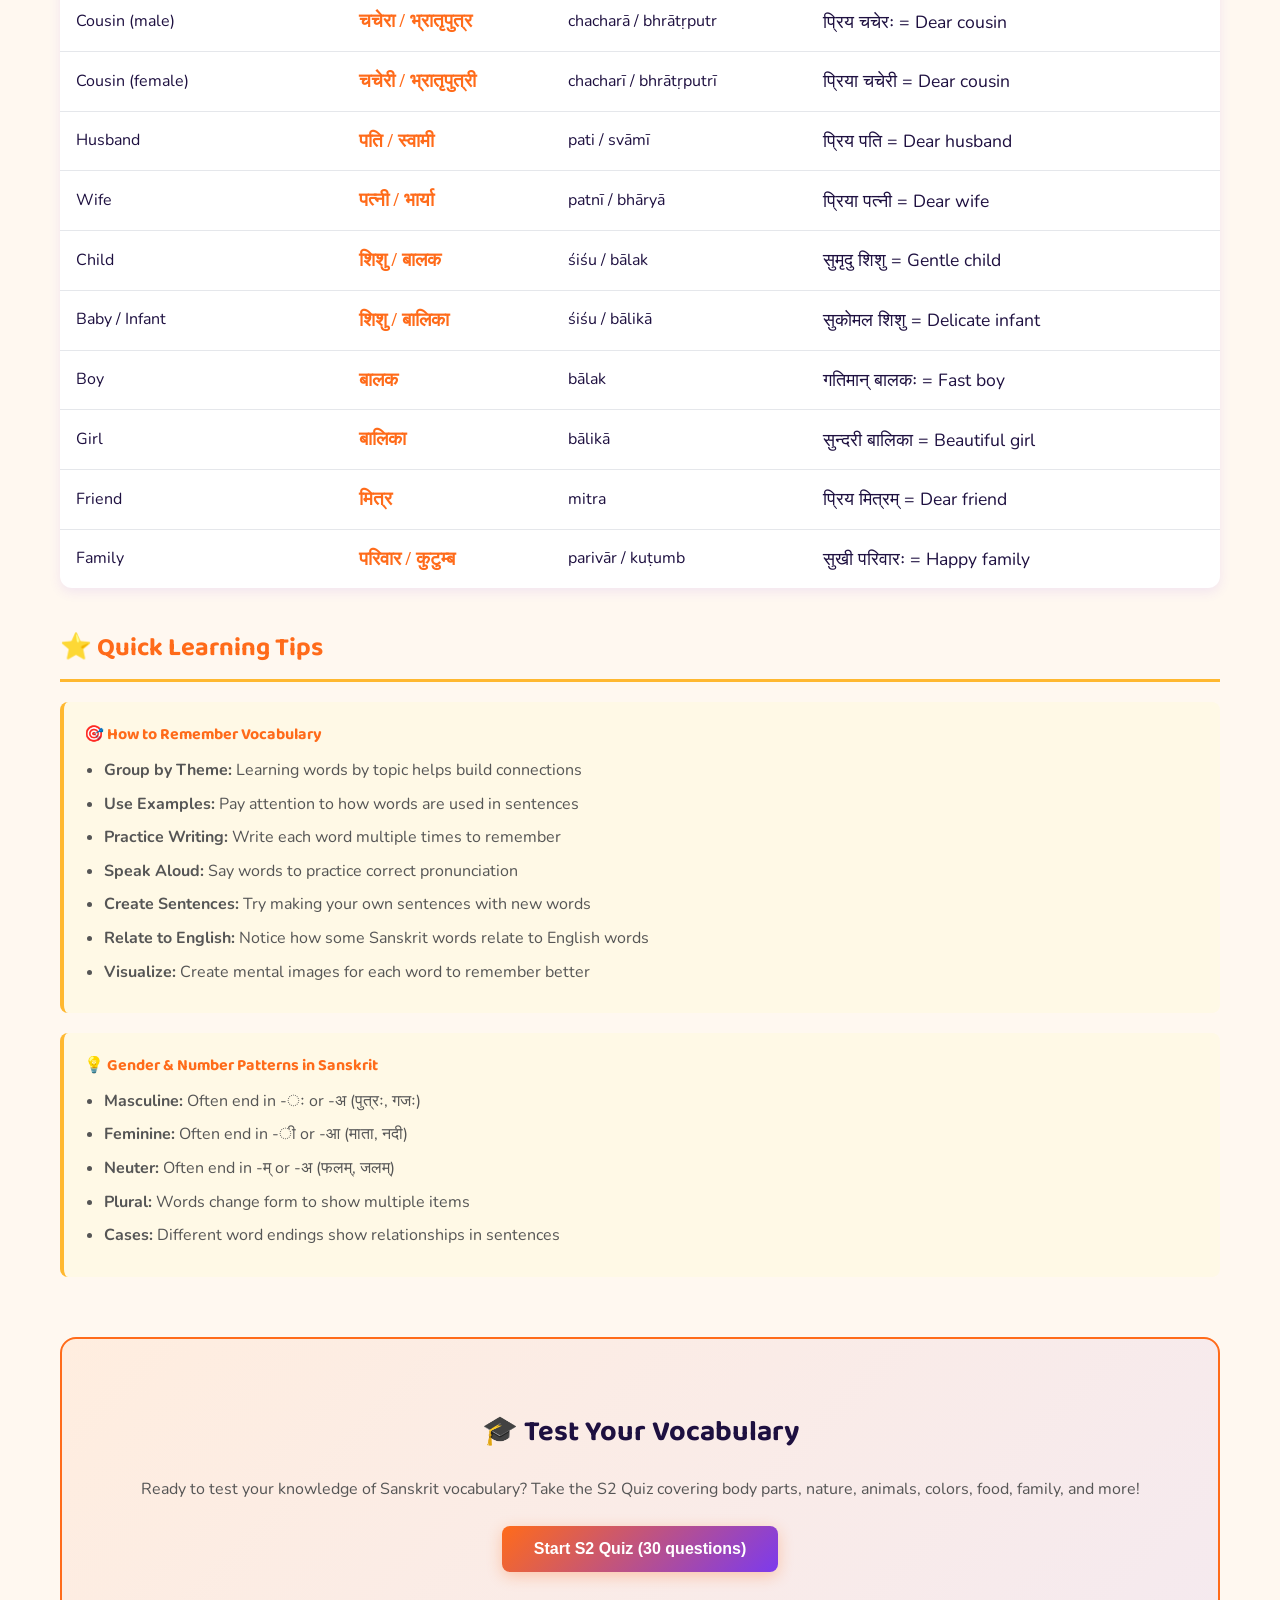
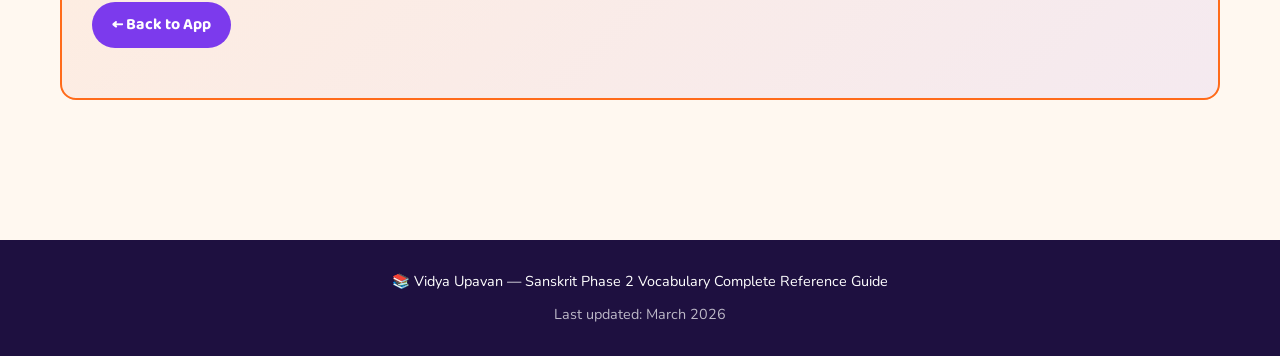
<file: s2-guide.html>
<!DOCTYPE html>
<html lang="en">
<head>
<meta charset="UTF-8">
<meta name="viewport" content="width=device-width, initial-scale=1.0">
<title>Sanskrit Phase 2 Vocabulary Guide | Vidya Upavan</title>
<link href="https://fonts.googleapis.com/css2?family=Baloo+2:wght@400;600;700;800&family=Nunito:wght@400;600;700&display=swap" rel="stylesheet">
<link href="assets/guides.css" rel="stylesheet">
<style>
:root {
  --primary-color: var(--saffron);
  --secondary-color: var(--purple);
  --accent-color: var(--gold);
}
</style>
</head>
<body>

<header>
  <h1>📚 Sanskrit Phase 2 — Vocabulary Guide</h1>
  <p>Complete reference for body, nature, numbers, animals, colours, food, and family</p>
</header>

<div class="container">
  <a href="nia-language-adventure-index.html" class="back-button">← Back to App</a>

  <div class="info-box">
    <strong>Welcome to Sanskrit Vocabulary Reference!</strong>
    <br><br>
    This guide covers all the vocabulary from Phase 2, organized by theme. Each word includes Sanskrit form, romanization, pronunciation, and usage examples. Use this to expand your vocabulary!
  </div>

  <!-- HUMAN BODY -->
  <h2>🏥 Human Body (शरीरम् — Śarīram)</h2>
  <table>
    <thead>
      <tr>
        <th>Body Part</th>
        <th>Sanskrit</th>
        <th>Romanized</th>
        <th>Example in Sentence</th>
      </tr>
    </thead>
    <tbody>
      <tr>
        <td>Head</td>
        <td class="sanskrit">शीर्षम्</td>
        <td>śīrṣam</td>
        <td class="example">शीर्षम् ऊर्ध्वम् = Head is upward</td>
      </tr>
      <tr>
        <td>Hair</td>
        <td class="sanskrit">केशाः</td>
        <td>keśāh</td>
        <td class="example">लम्बाः केशाः = Long hair</td>
      </tr>
      <tr>
        <td>Eye</td>
        <td class="sanskrit">नेत्र / अक्षि</td>
        <td>netra / akṣi</td>
        <td class="example">नीलानि नेत्रे = Blue eyes</td>
      </tr>
      <tr>
        <td>Nose</td>
        <td class="sanskrit">नासिका</td>
        <td>nāsikā</td>
        <td class="example">लघु नासिका = Small nose</td>
      </tr>
      <tr>
        <td>Ear</td>
        <td class="sanskrit">कर्ण</td>
        <td>karṇa</td>
        <td class="example">कर्णौ शृणुतः = Ears hear</td>
      </tr>
      <tr>
        <td>Mouth</td>
        <td class="sanskrit">मुखम्</td>
        <td>mukham</td>
        <td class="example">मुखम् वदति = Mouth speaks</td>
      </tr>
      <tr>
        <td>Tooth</td>
        <td class="sanskrit">दन्त</td>
        <td>danta</td>
        <td class="example">श्वेताः दन्ताः = White teeth</td>
      </tr>
      <tr>
        <td>Tongue</td>
        <td class="sanskrit">जिह्वा</td>
        <td>jihvā</td>
        <td class="example">जिह्वा स्वादं बोधसे = Tongue tastes</td>
      </tr>
      <tr>
        <td>Lip</td>
        <td class="sanskrit">ओष्ठ</td>
        <td>oṣṭha</td>
        <td class="example">रक्ताः ओष्ठाः = Red lips</td>
      </tr>
      <tr>
        <td>Neck</td>
        <td class="sanskrit">कण्ठ</td>
        <td>kaṇṭha</td>
        <td class="example">दीर्घः कण्ठः = Long neck</td>
      </tr>
      <tr>
        <td>Shoulder</td>
        <td class="sanskrit">स्कन्ध</td>
        <td>skandha</td>
        <td class="example">बलिष्ठ स्कन्धाः = Strong shoulders</td>
      </tr>
      <tr>
        <td>Arm</td>
        <td class="sanskrit">भुज</td>
        <td>bhuja</td>
        <td class="example">लम्बाः भुजाः = Long arms</td>
      </tr>
      <tr>
        <td>Hand</td>
        <td class="sanskrit">हस्त / पाणि</td>
        <td>hasta / pāṇi</td>
        <td class="example">हस्ताभ्यां लिखामि = I write with hands</td>
      </tr>
      <tr>
        <td>Finger</td>
        <td class="sanskrit">अङ्गुलि</td>
        <td>aṅguli</td>
        <td class="example">पञ्च अङ्गुलयः = Five fingers</td>
      </tr>
      <tr>
        <td>Heart</td>
        <td class="sanskrit">हृदय</td>
        <td>hṛdaya</td>
        <td class="example">हृदयं धड़ति = Heart beats</td>
      </tr>
      <tr>
        <td>Chest</td>
        <td class="sanskrit">वक्षस्</td>
        <td>vaksas</td>
        <td class="example">विस्तृतं वक्षः = Broad chest</td>
      </tr>
      <tr>
        <td>Stomach</td>
        <td class="sanskrit">उदर</td>
        <td>udara</td>
        <td class="example">पूर्णः उदरः = Full stomach</td>
      </tr>
      <tr>
        <td>Leg</td>
        <td class="sanskrit">जङ्घा / पाद</td>
        <td>jaṅghā / pāda</td>
        <td class="example">शक्तिशाली जङ्घाः = Strong legs</td>
      </tr>
      <tr>
        <td>Foot</td>
        <td class="sanskrit">पद / पाद</td>
        <td>pada / pāda</td>
        <td class="example">पदे पदे विघ्नः = Obstacle at every step</td>
      </tr>
      <tr>
        <td>Bone</td>
        <td class="sanskrit">अस्थि</td>
        <td>asthi</td>
        <td class="example">मजबूत अस्थि = Strong bone</td>
      </tr>
    </tbody>
  </table>

  <!-- NATURE & WORLD -->
  <h2>🌿 Nature & The World (प्रकृतिः — Prakṛtih)</h2>
  <table>
    <thead>
      <tr>
        <th>Element</th>
        <th>Sanskrit</th>
        <th>Romanized</th>
        <th>Example</th>
      </tr>
    </thead>
    <tbody>
      <tr>
        <td>Sky / Heaven</td>
        <td class="sanskrit">आकाश</td>
        <td>ākāśa</td>
        <td class="example">नीलः आकाशः = Blue sky</td>
      </tr>
      <tr>
        <td>Sun</td>
        <td class="sanskrit">सूर्य / आदित्य</td>
        <td>sūrya / āditya</td>
        <td class="example">सूर्यः तपति = Sun burns</td>
      </tr>
      <tr>
        <td>Moon</td>
        <td class="sanskrit">चन्द्र / सोम</td>
        <td>chandra / soma</td>
        <td class="example">चन्द्रः शीतलः = Moon is cool</td>
      </tr>
      <tr>
        <td>Star</td>
        <td class="sanskrit">तारा / नक्षत्र</td>
        <td>tārā / nakṣatra</td>
        <td class="example">रात्रौ तारा दीप्यन्ते = Stars shine at night</td>
      </tr>
      <tr>
        <td>Cloud</td>
        <td class="sanskrit">मेघ</td>
        <td>megha</td>
        <td class="example">श्यामः मेघः = Dark cloud</td>
      </tr>
      <tr>
        <td>Rain</td>
        <td class="sanskrit">वर्ष</td>
        <td>varṣa</td>
        <td class="example">वर्षा आगच्छति = Rain comes</td>
      </tr>
      <tr>
        <td>Wind</td>
        <td class="sanskrit">पवन / वायु</td>
        <td>pavana / vāyu</td>
        <td class="example">तीव्रः पवनः = Strong wind</td>
      </tr>
      <tr>
        <td>Fire</td>
        <td class="sanskrit">अग्नि</td>
        <td>agni</td>
        <td class="example">तीव्रः अग्निः = Bright fire</td>
      </tr>
      <tr>
        <td>Water</td>
        <td class="sanskrit">जल / नीर</td>
        <td>jala / nīr</td>
        <td class="example">शीतलं जलम् = Cool water</td>
      </tr>
      <tr>
        <td>Earth</td>
        <td class="sanskrit">पृथ्वी / भूमि</td>
        <td>pṛthvī / bhūmi</td>
        <td class="example">विस्तृता पृथ्वी = Vast earth</td>
      </tr>
      <tr>
        <td>Mountain</td>
        <td class="sanskrit">पर्वत</td>
        <td>parvata</td>
        <td class="example">ऊँचः पर्वतः = Tall mountain</td>
      </tr>
      <tr>
        <td>River</td>
        <td class="sanskrit">नदी</td>
        <td>nadī</td>
        <td class="example">द्रुतगा नदी = Swift river</td>
      </tr>
      <tr>
        <td>Ocean</td>
        <td class="sanskrit">समुद्र / सागर</td>
        <td>samudra / sāgar</td>
        <td class="example">गहन समुद्रः = Deep ocean</td>
      </tr>
      <tr>
        <td>Forest</td>
        <td class="sanskrit">वन</td>
        <td>vana</td>
        <td class="example">हरितः वनः = Green forest</td>
      </tr>
      <tr>
        <td>Tree</td>
        <td class="sanskrit">वृक्ष / तरु</td>
        <td>vṛkṣa / taru</td>
        <td class="example">फलवन्तः वृक्षः = Fruit-bearing tree</td>
      </tr>
      <tr>
        <td>Flower</td>
        <td class="sanskrit">पुष्प / सुमन</td>
        <td>puṣpa / suman</td>
        <td class="example">सुगन्धः पुष्पः = Fragrant flower</td>
      </tr>
      <tr>
        <td>Fruit</td>
        <td class="sanskrit">फल</td>
        <td>phala</td>
        <td class="example">मधुरं फलम् = Sweet fruit</td>
      </tr>
      <tr>
        <td>Grass</td>
        <td class="sanskrit">तृण</td>
        <td>tṛṇa</td>
        <td class="example">सरितृणम् = Green grass</td>
      </tr>
      <tr>
        <td>Stone</td>
        <td class="sanskrit">पाषाण / शिला</td>
        <td>pāṣāṇ / śilā</td>
        <td class="example">कठोर पाषाणः = Hard stone</td>
      </tr>
      <tr>
        <td>Sand</td>
        <td class="sanskrit">रेत / वालुका</td>
        <td>reta / vālukā</td>
        <td class="example">सूक्ष्मा वालुका = Fine sand</td>
      </tr>
    </tbody>
  </table>

  <!-- NUMBERS -->
  <h2>🔢 Numbers (संख्याः — Sankhyāh)</h2>
  <table>
    <thead>
      <tr>
        <th>Number</th>
        <th>Sanskrit</th>
        <th>Romanized</th>
        <th>Pronunciation</th>
      </tr>
    </thead>
    <tbody>
      <tr>
        <td>One</td>
        <td class="sanskrit">एक</td>
        <td>eka</td>
        <td>"eh-kuh"</td>
      </tr>
      <tr>
        <td>Two</td>
        <td class="sanskrit">द्वि / दो</td>
        <td>dvi / do</td>
        <td>"dvee" / "doh"</td>
      </tr>
      <tr>
        <td>Three</td>
        <td class="sanskrit">त्रि / तीन</td>
        <td>tri / tīn</td>
        <td>"tree" / "teen"</td>
      </tr>
      <tr>
        <td>Four</td>
        <td class="sanskrit">चतुर् / चार</td>
        <td>chatur / chār</td>
        <td>"cha-tour" / "char"</td>
      </tr>
      <tr>
        <td>Five</td>
        <td class="sanskrit">पञ्च</td>
        <td>pancha</td>
        <td>"punch"</td>
      </tr>
      <tr>
        <td>Six</td>
        <td class="sanskrit">षष्</td>
        <td>ṣaṣ</td>
        <td>"shaash"</td>
      </tr>
      <tr>
        <td>Seven</td>
        <td class="sanskrit">सप्त</td>
        <td>sapta</td>
        <td>"sup-tuh"</td>
      </tr>
      <tr>
        <td>Eight</td>
        <td class="sanskrit">अष्ट</td>
        <td>aṣṭa</td>
        <td>"ash-tuh"</td>
      </tr>
      <tr>
        <td>Nine</td>
        <td class="sanskrit">नव</td>
        <td>nava</td>
        <td>"nuh-vuh"</td>
      </tr>
      <tr>
        <td>Ten</td>
        <td class="sanskrit">दश</td>
        <td>daśa</td>
        <td>"duh-shuh"</td>
      </tr>
      <tr>
        <td>Eleven</td>
        <td class="sanskrit">एकादश</td>
        <td>ekādaśa</td>
        <td>"eh-kah-duh-shuh"</td>
      </tr>
      <tr>
        <td>Twelve</td>
        <td class="sanskrit">द्वादश</td>
        <td>dvādaśa</td>
        <td>"dvah-duh-shuh"</td>
      </tr>
      <tr>
        <td>Twenty</td>
        <td class="sanskrit">विंशति</td>
        <td>vimśati</td>
        <td>"vim-sha-tee"</td>
      </tr>
      <tr>
        <td>Thirty</td>
        <td class="sanskrit">त्रिंशत्</td>
        <td>triṃśat</td>
        <td>"trim-shat"</td>
      </tr>
      <tr>
        <td>Forty</td>
        <td class="sanskrit">चत्वारिंशत्</td>
        <td>chatvāriṃśat</td>
        <td>"cha-tvah-rim-shat"</td>
      </tr>
      <tr>
        <td>Fifty</td>
        <td class="sanskrit">पञ्चाशत्</td>
        <td>pañchāśat</td>
        <td>"pun-chah-shat"</td>
      </tr>
      <tr>
        <td>Hundred</td>
        <td class="sanskrit">शतम्</td>
        <td>śatam</td>
        <td>"sha-tum"</td>
      </tr>
      <tr>
        <td>Thousand</td>
        <td class="sanskrit">सहस्रम्</td>
        <td>sahasram</td>
        <td>"suh-has-rum"</td>
      </tr>
    </tbody>
  </table>

  <!-- ANIMALS & BIRDS -->
  <h2>🦁 Animals & Birds (पशु-पक्षी — Paśu-Pakṣī)</h2>
  <table>
    <thead>
      <tr>
        <th>Animal</th>
        <th>Sanskrit</th>
        <th>Romanized</th>
        <th>Example</th>
      </tr>
    </thead>
    <tbody>
      <tr>
        <td>Elephant</td>
        <td class="sanskrit">गज</td>
        <td>gaja</td>
        <td class="example">महान् गजः = Great elephant</td>
      </tr>
      <tr>
        <td>Lion</td>
        <td class="sanskrit">सिंह</td>
        <td>siṃha</td>
        <td class="example">बलिष्ठः सिंहः = Strong lion</td>
      </tr>
      <tr>
        <td>Tiger</td>
        <td class="sanskrit">व्याघ्र</td>
        <td>vyāghra</td>
        <td class="example">तीव्रः व्याघ्रः = Fierce tiger</td>
      </tr>
      <tr>
        <td>Cow</td>
        <td class="sanskrit">गौ / धेनु</td>
        <td>gau / dhenu</td>
        <td class="example">श्वेता गौः = White cow</td>
      </tr>
      <tr>
        <td>Bull</td>
        <td class="sanskrit">वृषभ / बैल</td>
        <td>vṛṣabha / bail</td>
        <td class="example">शक्तिशाली वृषभः = Strong bull</td>
      </tr>
      <tr>
        <td>Horse</td>
        <td class="sanskrit">अश्व</td>
        <td>aśva</td>
        <td class="example">द्रुतः अश्वः = Fast horse</td>
      </tr>
      <tr>
        <td>Dog</td>
        <td class="sanskrit">शुनक / कुक्कुर</td>
        <td>śunak / kukkur</td>
        <td class="example">विश्वस्त शुनकः = Loyal dog</td>
      </tr>
      <tr>
        <td>Cat</td>
        <td class="sanskrit">मार्जार / बिड़ाल</td>
        <td>mārjār / biḍāl</td>
        <td class="example">नीरस मार्जारः = Silent cat</td>
      </tr>
      <tr>
        <td>Monkey</td>
        <td class="sanskrit">वानर / बन्दर</td>
        <td>vānar / bandar</td>
        <td class="example">चपल वानरः = Quick monkey</td>
      </tr>
      <tr>
        <td>Bird</td>
        <td class="sanskrit">पक्षी / विहग</td>
        <td>pakṣī / vihag</td>
        <td class="example">कण्ठी पक्षी = Singing bird</td>
      </tr>
      <tr>
        <td>Parrot</td>
        <td class="sanskrit">शुक</td>
        <td>śhuk</td>
        <td class="example">हरितः शुकः = Green parrot</td>
      </tr>
      <tr>
        <td>Peacock</td>
        <td class="sanskrit">मयूर</td>
        <td>mayūr</td>
        <td class="example">सुन्दरः मयूरः = Beautiful peacock</td>
      </tr>
      <tr>
        <td>Owl</td>
        <td class="sanskrit">उलूक</td>
        <td>ulūk</td>
        <td class="example">ज्ञानवान् उलूकः = Wise owl</td>
      </tr>
      <tr>
        <td>Crow</td>
        <td class="sanskrit">काक</td>
        <td>kāk</td>
        <td class="example">कृष्णः काकः = Black crow</td>
      </tr>
      <tr>
        <td>Fish</td>
        <td class="sanskrit">मत्स्य / मीन</td>
        <td>matsya / mīn</td>
        <td class="example">जलचर मत्स्यः = Water fish</td>
      </tr>
      <tr>
        <td>Snake</td>
        <td class="sanskrit">सर्प / सांप</td>
        <td>sarpa / sāmp</td>
        <td class="example">विषवान् सर्पः = Poisonous snake</td>
      </tr>
      <tr>
        <td>Bee</td>
        <td class="sanskrit">भ्रमर / मधुमक्षी</td>
        <td>bhramar / madhumaksī</td>
        <td class="example">गुणवान् भ्रमरः = Industrious bee</td>
      </tr>
      <tr>
        <td>Spider</td>
        <td class="sanskrit">लूता / मकड़ी</td>
        <td>lūtā / makaḍī</td>
        <td class="example">जालनिर्माता लूता = Web-making spider</td>
      </tr>
      <tr>
        <td>Butterfly</td>
        <td class="sanskrit">पतंग / तितलिका</td>
        <td>patang / titlikā</td>
        <td class="example">रंगीन तितलिका = Colorful butterfly</td>
      </tr>
      <tr>
        <td>Deer</td>
        <td class="sanskrit">मृग / हिरण</td>
        <td>mṛg / hirań</td>
        <td class="example">सुकोमल मृगः = Delicate deer</td>
      </tr>
    </tbody>
  </table>

  <!-- COLOURS & ADJECTIVES -->
  <h2>🎨 Colours & Adjectives (वर्णाः — Varṇāh)</h2>
  
  <h3>Basic Colours</h3>
  <div class="colour-grid">
    <div class="colour-card">
      <div class="colour-sample" style="background: #000;"></div>
      <div class="colour-name">Black</div>
      <div class="example">कृष्ण / श्याम</div>
    </div>
    <div class="colour-card">
      <div class="colour-sample" style="background: #fff; border: 2px solid #ddd;"></div>
      <div class="colour-name">White</div>
      <div class="example">श्वेत</div>
    </div>
    <div class="colour-card">
      <div class="colour-sample" style="background: #ff0000;"></div>
      <div class="colour-name">Red</div>
      <div class="example">रक्त / लाल</div>
    </div>
    <div class="colour-card">
      <div class="colour-sample" style="background: #ffff00;"></div>
      <div class="colour-name">Yellow</div>
      <div class="example">पीत / पील</div>
    </div>
    <div class="colour-card">
      <div class="colour-sample" style="background: #00aa00;"></div>
      <div class="colour-name">Green</div>
      <div class="example">हरित / हरा</div>
    </div>
    <div class="colour-card">
      <div class="colour-sample" style="background: #0000ff;"></div>
      <div class="colour-name">Blue</div>
      <div class="example">नील / नील</div>
    </div>
  </div>

  <h3>Common Adjectives</h3>
  <table>
    <thead>
      <tr>
        <th>Adjective</th>
        <th>Sanskrit</th>
        <th>Opposite</th>
        <th>Example Sentence</th>
      </tr>
    </thead>
    <tbody>
      <tr>
        <td>Big / Great</td>
        <td class="sanskrit">महान् / बृहत्</td>
        <td>लघु (small)</td>
        <td class="example">महान् पर्वतः = Great mountain</td>
      </tr>
      <tr>
        <td>Small / Little</td>
        <td class="sanskrit">लघु / सूक्ष्म</td>
        <td>महान् (big)</td>
        <td class="example">लघु शिशुः = Small child</td>
      </tr>
      <tr>
        <td>Long</td>
        <td class="sanskrit">दीर्घ / लम्ब</td>
        <td>ह्रस्व (short)</td>
        <td class="example">दीर्घः कण्ठः = Long neck</td>
      </tr>
      <tr>
        <td>Short</td>
        <td class="sanskrit">ह्रस्व / अल्प</td>
        <td>दीर्घ (long)</td>
        <td class="example">ह्रस्व पथः = Short path</td>
      </tr>
      <tr>
        <td>Beautiful</td>
        <td class="sanskrit">सुन्दर / मनोहर</td>
        <td>असुन्दर (ugly)</td>
        <td class="example">सुन्दरी नारी = Beautiful woman</td>
      </tr>
      <tr>
        <td>Ugly</td>
        <td class="sanskrit">असुन्दर / विरूप</td>
        <td>सुन्दर (beautiful)</td>
        <td class="example">विरूपः नरः = Ugly man</td>
      </tr>
      <tr>
        <td>Strong</td>
        <td class="sanskrit">शक्तिशाली / बलिष्ठ</td>
        <td>दुर्बल (weak)</td>
        <td class="example">शक्तिशाली पुरुषः = Strong man</td>
      </tr>
      <tr>
        <td>Weak</td>
        <td class="sanskrit">दुर्बल / क्षीण</td>
        <td>शक्तिशाली (strong)</td>
        <td class="example">दुर्बला बालिका = Weak girl</td>
      </tr>
      <tr>
        <td>Fast / Quick</td>
        <td class="sanskrit">द्रुत / तीव्र</td>
        <td>मन्द (slow)</td>
        <td class="example">द्रुतः अश्वः = Fast horse</td>
      </tr>
      <tr>
        <td>Slow</td>
        <td class="sanskrit">मन्द / शनैः</td>
        <td>द्रुत (fast)</td>
        <td class="example">मन्दः गतिः = Slow movement</td>
      </tr>
      <tr>
        <td>Hot</td>
        <td class="sanskrit">उष्ण / तप्त</td>
        <td>शीतल (cold)</td>
        <td class="example">उष्णं जलम् = Hot water</td>
      </tr>
      <tr>
        <td>Cold</td>
        <td class="sanskrit">शीतल / हिम</td>
        <td>उष्ण (hot)</td>
        <td class="example">शीतला रातिः = Cold night</td>
      </tr>
      <tr>
        <td>Sweet</td>
        <td class="sanskrit">मधुर / मीठा</td>
        <td>अम्ल (sour)</td>
        <td class="example">मधुरं फलम् = Sweet fruit</td>
      </tr>
      <tr>
        <td>Bitter</td>
        <td class="sanskrit">तिक्त / कड़वा</td>
        <td>मधुर (sweet)</td>
        <td class="example">तिक्तः रसः = Bitter taste</td>
      </tr>
      <tr>
        <td>Pure</td>
        <td class="sanskrit">शुद्ध / निर्मल</td>
        <td>अशुद्ध (impure)</td>
        <td class="example">निर्मलरं जलम् = Pure water</td>
      </tr>
      <tr>
        <td>Good</td>
        <td class="sanskrit">सुख / साधु</td>
        <td>बुरा (bad)</td>
        <td class="example">साधु पुरुषः = Good man</td>
      </tr>
      <tr>
        <td>Bad</td>
        <td class="sanskrit">बुरा / दुष्ट</td>
        <td>सुख (good)</td>
        <td class="example">दुष्टः मनः = Bad mind</td>
      </tr>
      <tr>
        <td>Happy / Joyful</td>
        <td class="sanskrit">आनन्द / सुख</td>
        <td>दुःख (sad)</td>
        <td class="example">आनन्दी बाला = Happy girl</td>
      </tr>
      <tr>
        <td>Sad</td>
        <td class="sanskrit">दुःख / खिन्न</td>
        <td>आनन्द (happy)</td>
        <td class="example">खिन्नः हृदयः = Sad heart</td>
      </tr>
      <tr>
        <td>New</td>
        <td class="sanskrit">नव / नूतन</td>
        <td>पुरान (old)</td>
        <td class="example">नवः पुस्तकः = New book</td>
      </tr>
    </tbody>
  </table>

  <!-- FOOD & DAILY LIFE -->
  <h2>🍛 Food & Daily Life (अन्नम् — Annam)</h2>
  <table>
    <thead>
      <tr>
        <th>Food Item</th>
        <th>Sanskrit</th>
        <th>Romanized</th>
        <th>Example</th>
      </tr>
    </thead>
    <tbody>
      <tr>
        <td>Grain / Cereals</td>
        <td class="sanskrit">धान्य</td>
        <td>dhānya</td>
        <td class="example">धान्यं भोजनम् = Grain is food</td>
      </tr>
      <tr>
        <td>Rice</td>
        <td class="sanskrit">व्रीहि / चावल</td>
        <td>vrīhi / chavāl</td>
        <td class="example">श्वेतः व्रीहिः = White rice</td>
      </tr>
      <tr>
        <td>Wheat</td>
        <td class="sanskrit">गोधूम</td>
        <td>godhūm</td>
        <td class="example">पौष्टिक गोधूमः = Nutritious wheat</td>
      </tr>
      <tr>
        <td>Lentils</td>
        <td class="sanskrit">दाल / पुल्स</td>
        <td>dāl / puls</td>
        <td class="example">मसालायुक्त दालः = Spiced lentils</td>
      </tr>
      <tr>
        <td>Vegetable</td>
        <td class="sanskrit">शाक</td>
        <td>śāk</td>
        <td class="example">हरितः शाकः = Green vegetable</td>
      </tr>
      <tr>
        <td>Milk</td>
        <td class="sanskrit">क्षीरम्</td>
        <td>kṣīram</td>
        <td class="example">शुद्धं क्षीरम् = Pure milk</td>
      </tr>
      <tr>
        <td>Yogurt</td>
        <td class="sanskrit">दही</td>
        <td>dahī</td>
        <td class="example">शीतलः दहीः = Cold yogurt</td>
      </tr>
      <tr>
        <td>Butter</td>
        <td class="sanskrit">नवनीत / माखन</td>
        <td>navanīt / mākhan</td>
        <td class="example">पीतां नवनीतम् = Yellow butter</td>
      </tr>
      <tr>
        <td>Honey</td>
        <td class="sanskrit">मधु</td>
        <td>madhu</td>
        <td class="example">मधुरं मधु = Sweet honey</td>
      </tr>
      <tr>
        <td>Spice</td>
        <td class="sanskrit">मसाल</td>
        <td>masāl</td>
        <td class="example">सुगन्धः मसालाः = Fragrant spices</td>
      </tr>
      <tr>
        <td>Salt</td>
        <td class="sanskrit">लवण</td>
        <td>lavaṇ</td>
        <td class="example">शुद्धं लवणम् = Pure salt</td>
      </tr>
      <tr>
        <td>Sugar</td>
        <td class="sanskrit">शर्करा / चीनी</td>
        <td>śarkarā / chīnī</td>
        <td class="example">मधुरा शर्करा = Sweet sugar</td>
      </tr>
      <tr>
        <td>Bread</td>
        <td class="sanskrit">पूप / रोटी</td>
        <td>pūp / rotī</td>
        <td class="example">गरम रोटी = Warm bread</td>
      </tr>
      <tr>
        <td>Meal</td>
        <td class="sanskrit">भोजन</td>
        <td>bhojan</td>
        <td class="example">स्वादु भोजनम् = Delicious meal</td>
      </tr>
      <tr>
        <td>Drink</td>
        <td class="sanskrit">पान / जल</td>
        <td>pān / jal</td>
        <td class="example">शीतलं पानम् = Cold drink</td>
      </tr>
      <tr>
        <td>Fruit</td>
        <td class="sanskrit">फल</td>
        <td>phal</td>
        <td class="example">मधुरं फलम् = Sweet fruit</td>
      </tr>
      <tr>
        <td>Flower/Garden</td>
        <td class="sanskrit">पुष्प</td>
        <td>puṣp</td>
        <td class="example">सुगन्धः पुष्पः = Fragrant flower</td>
      </tr>
      <tr>
        <td>Oil</td>
        <td class="sanskrit">तैल</td>
        <td>tail</td>
        <td class="example">सुगन्धः तैलः = Fragrant oil</td>
      </tr>
      <tr>
        <td>Fire (for cooking)</td>
        <td class="sanskrit">अग्नि</td>
        <td>agni</td>
        <td class="example">तीव्रः अग्निः = Bright fire</td>
      </tr>
      <tr>
        <td>Plate</td>
        <td class="sanskrit">पात्र / थाली</td>
        <td>pātr / thālī</td>
        <td class="example">उत्तमः पात्रम् = Good plate</td>
      </tr>
    </tbody>
  </table>

  <!-- FAMILY & RELATIONSHIPS -->
  <h2>👨‍👩‍👧‍👦 Family & Relationships (परिवारः — Parivārah)</h2>
  <table>
    <thead>
      <tr>
        <th>Relation</th>
        <th>Sanskrit</th>
        <th>Romanized</th>
        <th>Example</th>
      </tr>
    </thead>
    <tbody>
      <tr>
        <td>Father</td>
        <td class="sanskrit">पिता</td>
        <td>pitā</td>
        <td class="example">ज्ञानवान् पिता = Wise father</td>
      </tr>
      <tr>
        <td>Mother</td>
        <td class="sanskrit">माता</td>
        <td>mātā</td>
        <td class="example">स्नेहवान् माता = Loving mother</td>
      </tr>
      <tr>
        <td>Son</td>
        <td class="sanskrit">पुत्र</td>
        <td>putra</td>
        <td class="example">सुशील पुत्रः = Well-behaved son</td>
      </tr>
      <tr>
        <td>Daughter</td>
        <td class="sanskrit">पुत्री / कन्या</td>
        <td>putrī / kanyā</td>
        <td class="example">सुन्दरी पुत्री = Beautiful daughter</td>
      </tr>
      <tr>
        <td>Brother</td>
        <td class="sanskrit">भ्राता / भैया</td>
        <td>bhrātā / bhaiyā</td>
        <td class="example">प्रिय भ्राता = Dear brother</td>
      </tr>
      <tr>
        <td>Sister</td>
        <td class="sanskrit">भगिनी / बहिनी</td>
        <td>bhaginī / bahinī</td>
        <td class="example">प्रिया भगिनी = Dear sister</td>
      </tr>
      <tr>
        <td>Grandfather</td>
        <td class="sanskrit">दादा / पितामह</td>
        <td>dādā / pitāmah</td>
        <td class="example">ज्ञानवान् दादा = Wise grandfather</td>
      </tr>
      <tr>
        <td>Grandmother</td>
        <td class="sanskrit">दादी / पितामही</td>
        <td>dādī / pitāmahī</td>
        <td class="example">स्नेहवान् दादी = Loving grandmother</td>
      </tr>
      <tr>
        <td>Uncle (father's brother)</td>
        <td class="sanskrit">चाचा / पितृव्य</td>
        <td>chāchā / pitṛvy</td>
        <td class="example">दयालु चाचा = Kind uncle</td>
      </tr>
      <tr>
        <td>Aunt (father's sister)</td>
        <td class="sanskrit">चाची / पितृस्वसा</td>
        <td>chāchī / pitṛsvasā</td>
        <td class="example">स्नेहवान् चाची = Loving aunt</td>
      </tr>
      <tr>
        <td>Cousin (male)</td>
        <td class="sanskrit">चचेरा / भ्रातृपुत्र</td>
        <td>chacharā / bhrātṛputr</td>
        <td class="example">प्रिय चचेरः = Dear cousin</td>
      </tr>
      <tr>
        <td>Cousin (female)</td>
        <td class="sanskrit">चचेरी / भ्रातृपुत्री</td>
        <td>chacharī / bhrātṛputrī</td>
        <td class="example">प्रिया चचेरी = Dear cousin</td>
      </tr>
      <tr>
        <td>Husband</td>
        <td class="sanskrit">पति / स्वामी</td>
        <td>pati / svāmī</td>
        <td class="example">प्रिय पति = Dear husband</td>
      </tr>
      <tr>
        <td>Wife</td>
        <td class="sanskrit">पत्नी / भार्या</td>
        <td>patnī / bhāryā</td>
        <td class="example">प्रिया पत्नी = Dear wife</td>
      </tr>
      <tr>
        <td>Child</td>
        <td class="sanskrit">शिशु / बालक</td>
        <td>śiśu / bālak</td>
        <td class="example">सुमृदु शिशु = Gentle child</td>
      </tr>
      <tr>
        <td>Baby / Infant</td>
        <td class="sanskrit">शिशु / बालिका</td>
        <td>śiśu / bālikā</td>
        <td class="example">सुकोमल शिशु = Delicate infant</td>
      </tr>
      <tr>
        <td>Boy</td>
        <td class="sanskrit">बालक</td>
        <td>bālak</td>
        <td class="example">गतिमान् बालकः = Fast boy</td>
      </tr>
      <tr>
        <td>Girl</td>
        <td class="sanskrit">बालिका</td>
        <td>bālikā</td>
        <td class="example">सुन्दरी बालिका = Beautiful girl</td>
      </tr>
      <tr>
        <td>Friend</td>
        <td class="sanskrit">मित्र</td>
        <td>mitra</td>
        <td class="example">प्रिय मित्रम् = Dear friend</td>
      </tr>
      <tr>
        <td>Family</td>
        <td class="sanskrit">परिवार / कुटुम्ब</td>
        <td>parivār / kuṭumb</td>
        <td class="example">सुखी परिवारः = Happy family</td>
      </tr>
    </tbody>
  </table>

  <!-- QUICK TIPS -->
  <h2>⭐ Quick Learning Tips</h2>
  <div class="tips">
    <h4>🎯 How to Remember Vocabulary</h4>
    <ul>
      <li><strong>Group by Theme:</strong> Learning words by topic helps build connections</li>
      <li><strong>Use Examples:</strong> Pay attention to how words are used in sentences</li>
      <li><strong>Practice Writing:</strong> Write each word multiple times to remember</li>
      <li><strong>Speak Aloud:</strong> Say words to practice correct pronunciation</li>
      <li><strong>Create Sentences:</strong> Try making your own sentences with new words</li>
      <li><strong>Relate to English:</strong> Notice how some Sanskrit words relate to English words</li>
      <li><strong>Visualize:</strong> Create mental images for each word to remember better</li>
    </ul>
  </div>

  <div class="tips">
    <h4>💡 Gender & Number Patterns in Sanskrit</h4>
    <ul>
      <li><strong>Masculine:</strong> Often end in -ः or -अ (पुत्रः, गजः)</li>
      <li><strong>Feminine:</strong> Often end in -ी or -आ (माता, नदी)</li>
      <li><strong>Neuter:</strong> Often end in -म् or -अ (फलम्, जलम्)</li>
      <li><strong>Plural:</strong> Words change form to show multiple items</li>
      <li><strong>Cases:</strong> Different word endings show relationships in sentences</li>
    </ul>
  </div>

  <!-- QUIZ SECTION -->
  <div class="quiz-container-wrapper">
    <div class="quiz-prompt">
      <h2>🎓 Test Your Vocabulary</h2>
      <p>Ready to test your knowledge of Sanskrit vocabulary? Take the S2 Quiz covering body parts, nature, animals, colors, food, family, and more!</p>
      <button id="quizStartBtn" class="quiz-btn-start">Start S2 Quiz (30 questions)</button>
    </div>
    
  <a href="nia-language-adventure-index.html" class="back-button" style="margin-top: 30px;">← Back to App</a>
</div>

<!-- Load shared systems -->
<script src="quiz-system.js"></script>
<script src="quiz-data.js"></script>
<script src="guide-system.js"></script>
<script>
  // Initialize the quiz for this guide
  initGuideQuiz(S2_QUIZ);
</script>
</div>

<footer>
  <p>📚 Vidya Upavan — Sanskrit Phase 2 Vocabulary Complete Reference Guide</p>
  <p style="margin-top: 10px; opacity: 0.7;">Last updated: March 2026</p>
</footer>

</body>
</html>
</file>
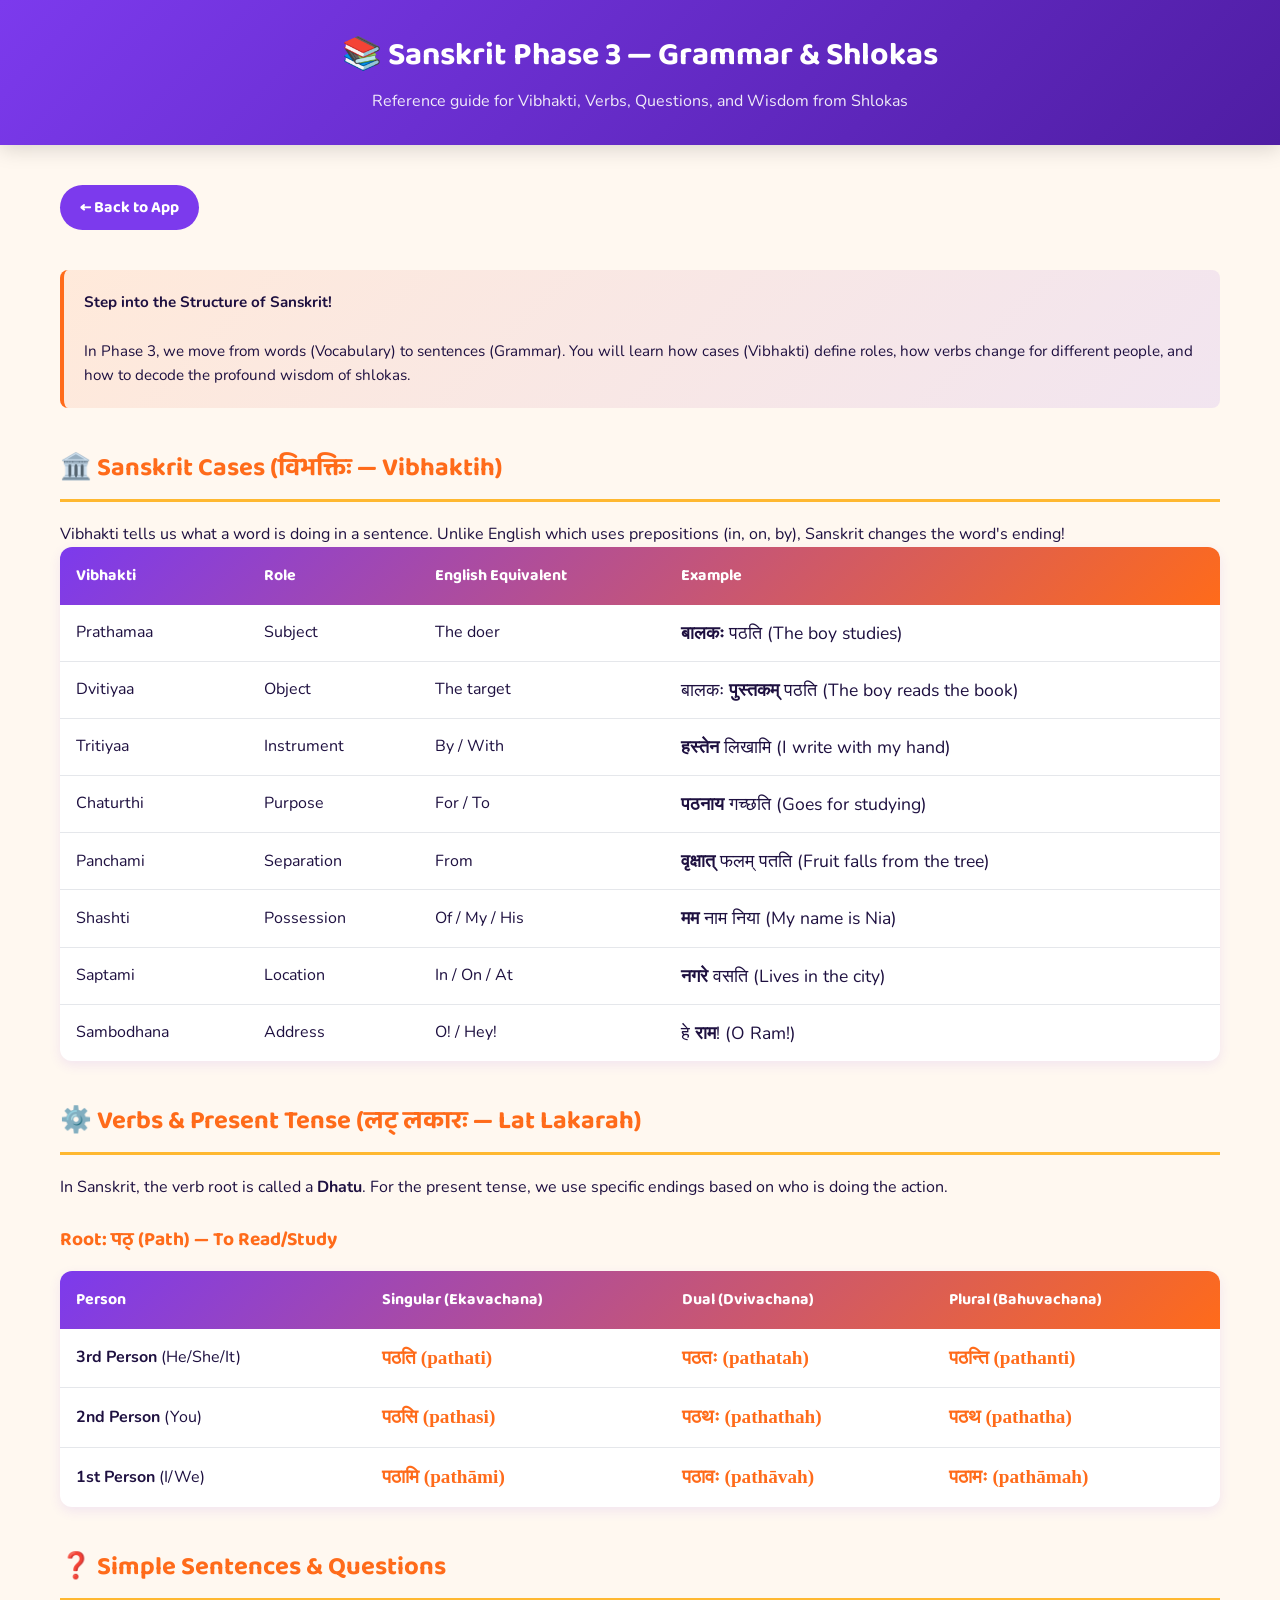
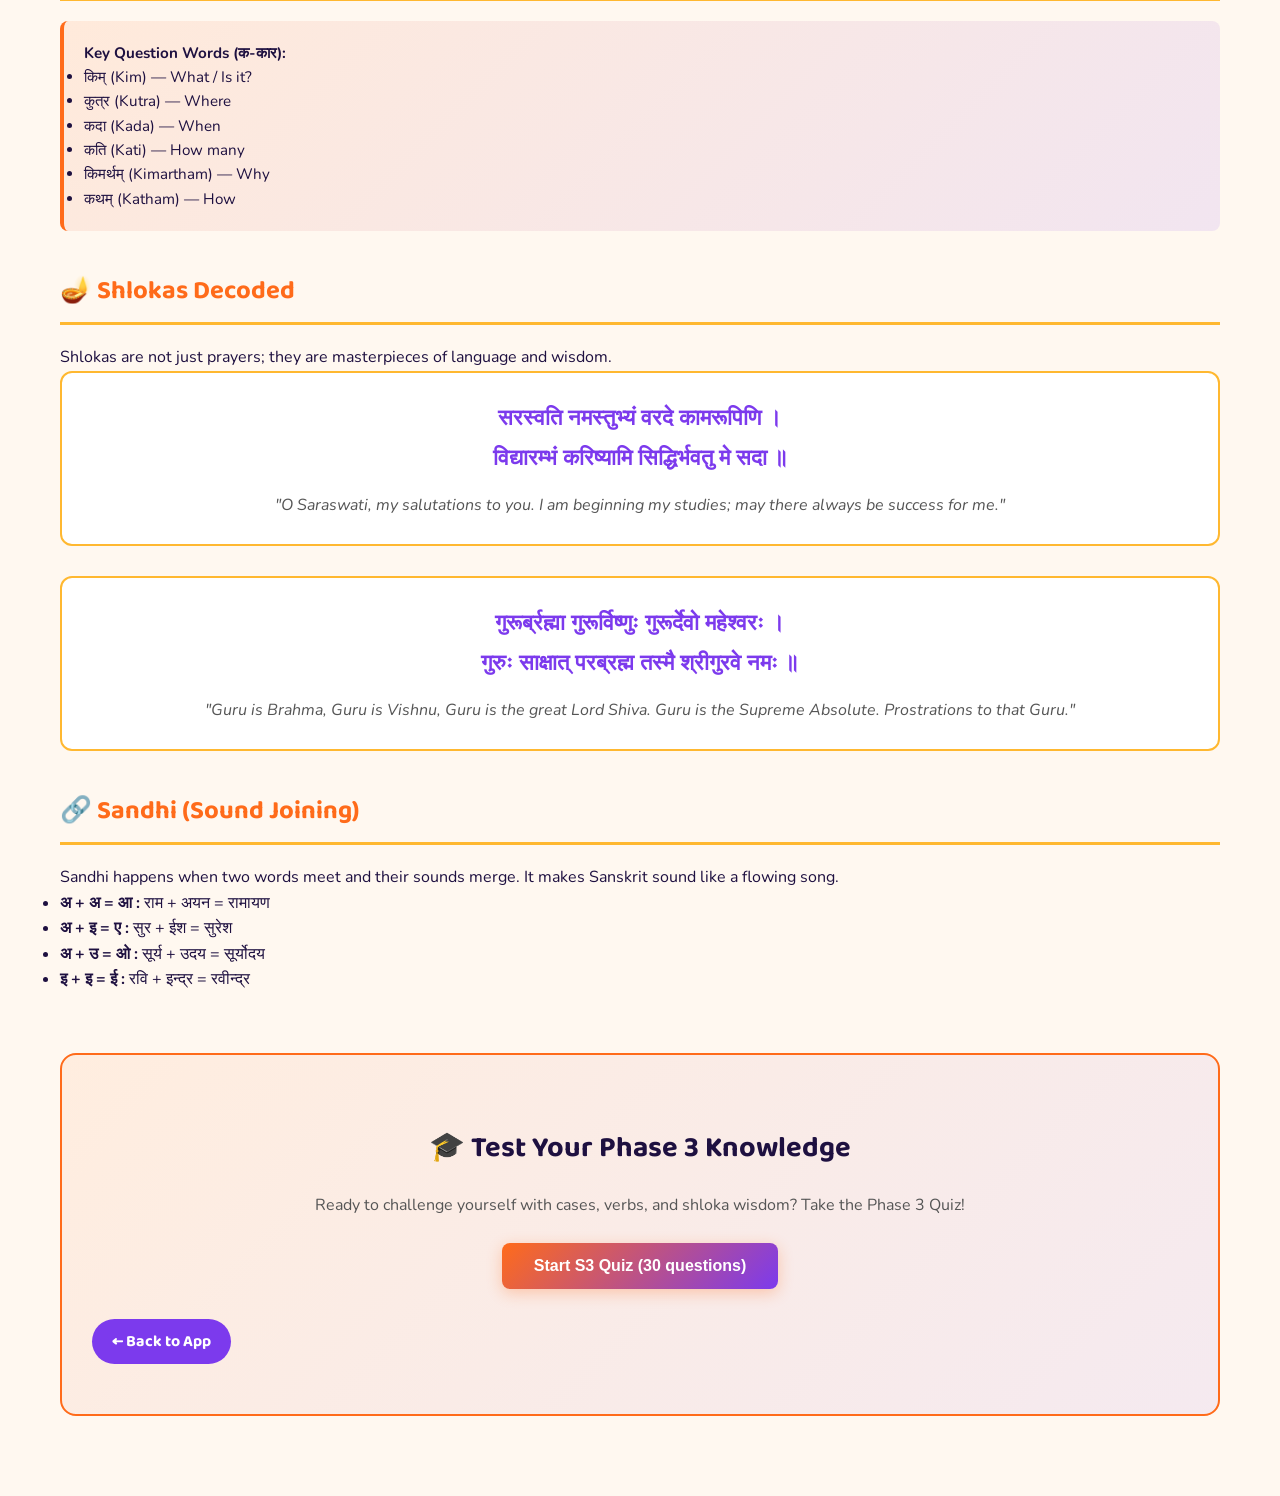
<file: s3-guide.html>
<!DOCTYPE html>
<html lang="en">
<head>
<meta charset="UTF-8">
<meta name="viewport" content="width=device-width, initial-scale=1.0">
<title>Sanskrit Phase 3 Grammar & Shlokas Guide | Vidya Upavan</title>
<link href="https://fonts.googleapis.com/css2?family=Baloo+2:wght@400;600;700;800&family=Nunito:wght@400;600;700&display=swap" rel="stylesheet">
<link href="assets/guides.css" rel="stylesheet">
<style>
:root {
  --primary-color: var(--saffron);
  --secondary-color: var(--purple);
  --accent-color: var(--gold);
}
</style>
</head>
<body>

<header>
  <h1>📚 Sanskrit Phase 3 — Grammar & Shlokas</h1>
  <p>Reference guide for Vibhakti, Verbs, Questions, and Wisdom from Shlokas</p>
</header>

<div class="container">
  <a href="nia-language-adventure-index.html" class="back-button">← Back to App</a>

  <div class="info-box">
    <strong>Step into the Structure of Sanskrit!</strong>
    <br><br>
    In Phase 3, we move from words (Vocabulary) to sentences (Grammar). You will learn how cases (Vibhakti) define roles, how verbs change for different people, and how to decode the profound wisdom of shlokas.
  </div>

  <!-- VIBHAKTI -->
  <h2>🏛️ Sanskrit Cases (विभक्तिः — Vibhaktih)</h2>
  <p>Vibhakti tells us what a word is doing in a sentence. Unlike English which uses prepositions (in, on, by), Sanskrit changes the word's ending!</p>
  <table>
    <thead>
      <tr>
        <th>Vibhakti</th>
        <th>Role</th>
        <th>English Equivalent</th>
        <th>Example</th>
      </tr>
    </thead>
    <tbody>
      <tr>
        <td>Prathamaa</td>
        <td>Subject</td>
        <td>The doer</td>
        <td class="example"><b>बालकः</b> पठति (The boy studies)</td>
      </tr>
      <tr>
        <td>Dvitiyaa</td>
        <td>Object</td>
        <td>The target</td>
        <td class="example">बालकः <b>पुस्तकम्</b> पठति (The boy reads the book)</td>
      </tr>
      <tr>
        <td>Tritiyaa</td>
        <td>Instrument</td>
        <td>By / With</td>
        <td class="example"><b>हस्तेन</b> लिखामि (I write with my hand)</td>
      </tr>
      <tr>
        <td>Chaturthi</td>
        <td>Purpose</td>
        <td>For / To</td>
        <td class="example"><b>पठनाय</b> गच्छति (Goes for studying)</td>
      </tr>
      <tr>
        <td>Panchami</td>
        <td>Separation</td>
        <td>From</td>
        <td class="example"><b>वृक्षात्</b> फलम् पतति (Fruit falls from the tree)</td>
      </tr>
      <tr>
        <td>Shashti</td>
        <td>Possession</td>
        <td>Of / My / His</td>
        <td class="example"><b>मम</b> नाम निया (My name is Nia)</td>
      </tr>
      <tr>
        <td>Saptami</td>
        <td>Location</td>
        <td>In / On / At</td>
        <td class="example"><b>नगरे</b> वसति (Lives in the city)</td>
      </tr>
      <tr>
        <td>Sambodhana</td>
        <td>Address</td>
        <td>O! / Hey!</td>
        <td class="example">हे <b>राम</b>! (O Ram!)</td>
      </tr>
    </tbody>
  </table>

  <!-- VERBS -->
  <h2>⚙️ Verbs & Present Tense (लट् लकारः — Lat Lakarah)</h2>
  <p>In Sanskrit, the verb root is called a <b>Dhatu</b>. For the present tense, we use specific endings based on who is doing the action.</p>
  <h3>Root: पठ् (Path) — To Read/Study</h3>
  <table>
    <thead>
      <tr>
        <th>Person</th>
        <th>Singular (Ekavachana)</th>
        <th>Dual (Dvivachana)</th>
        <th>Plural (Bahuvachana)</th>
      </tr>
    </thead>
    <tbody>
      <tr>
        <td><strong>3rd Person</strong> (He/She/It)</td>
        <td class="sanskrit">पठति (pathati)</td>
        <td class="sanskrit">पठतः (pathatah)</td>
        <td class="sanskrit">पठन्ति (pathanti)</td>
      </tr>
      <tr>
        <td><strong>2nd Person</strong> (You)</td>
        <td class="sanskrit">पठसि (pathasi)</td>
        <td class="sanskrit">पठथः (pathathah)</td>
        <td class="sanskrit">पठथ (pathatha)</td>
      </tr>
      <tr>
        <td><strong>1st Person</strong> (I/We)</td>
        <td class="sanskrit">पठामि (pathāmi)</td>
        <td class="sanskrit">पठावः (pathāvah)</td>
        <td class="sanskrit">पठामः (pathāmah)</td>
      </tr>
    </tbody>
  </table>

  <!-- QUESTIONS -->
  <h2>❓ Simple Sentences & Questions</h2>
  <div class="info-box">
    <b>Key Question Words (क-कार):</b>
    <ul>
      <li>किम् (Kim) — What / Is it?</li>
      <li>कुत्र (Kutra) — Where</li>
      <li>कदा (Kada) — When</li>
      <li>कति (Kati) — How many</li>
      <li>किमर्थम् (Kimartham) — Why</li>
      <li>कथम् (Katham) — How</li>
    </ul>
  </div>

  <!-- SHLOKAS -->
  <h2>🪔 Shlokas Decoded</h2>
  <p>Shlokas are not just prayers; they are masterpieces of language and wisdom.</p>

  <div class="shloka-box">
    <div class="shloka-text">
      सरस्वति नमस्तुभ्यं वरदे कामरूपिणि ।<br>
      विद्यारम्भं करिष्यामि सिद्धिर्भवतु मे सदा ॥
    </div>
    <div class="shloka-meaning">
      "O Saraswati, my salutations to you. I am beginning my studies; may there always be success for me."
    </div>
  </div>

  <div class="shloka-box">
    <div class="shloka-text">
      गुरूर्ब्रह्मा गुरूर्विष्णुः गुरूर्देवो महेश्वरः ।<br>
      गुरुः साक्षात् परब्रह्म तस्मै श्रीगुरवे नमः ॥
    </div>
    <div class="shloka-meaning">
      "Guru is Brahma, Guru is Vishnu, Guru is the great Lord Shiva. Guru is the Supreme Absolute. Prostrations to that Guru."
    </div>
  </div>

  <!-- SANDHI -->
  <h2>🔗 Sandhi (Sound Joining)</h2>
  <p>Sandhi happens when two words meet and their sounds merge. It makes Sanskrit sound like a flowing song.</p>
  <ul>
    <li><b>अ + अ = आ :</b> राम + अयन = रामायण</li>
    <li><b>अ + इ = ए :</b> सुर + ईश = सुरेश</li>
    <li><b>अ + उ = ओ :</b> सूर्य + उदय = सूर्योदय</li>
    <li><b>इ + इ = ई :</b> रवि + इन्द्र = रवीन्द्र</li>
  </ul>

  <!-- QUIZ SECTION -->
  <div class="quiz-container-wrapper">
    <div class="quiz-prompt">
      <h2>🎓 Test Your Phase 3 Knowledge</h2>
      <p>Ready to challenge yourself with cases, verbs, and shloka wisdom? Take the Phase 3 Quiz!</p>
      <button id="quizStartBtn" class="quiz-btn-start">Start S3 Quiz (30 questions)</button>
    </div>
    
  <a href="nia-language-adventure-index.html" class="back-button" style="margin-top: 30px;">← Back to App</a>
</div>

<!-- Load shared systems -->
<script src="quiz-system.js"></script>
<script src="quiz-data.js"></script>
<script src="guide-system.js"></script>
<script>
  // Initialize the quiz for this guide
  initGuideQuiz(S3_QUIZ);
</script>

</body>
</html>
</file>
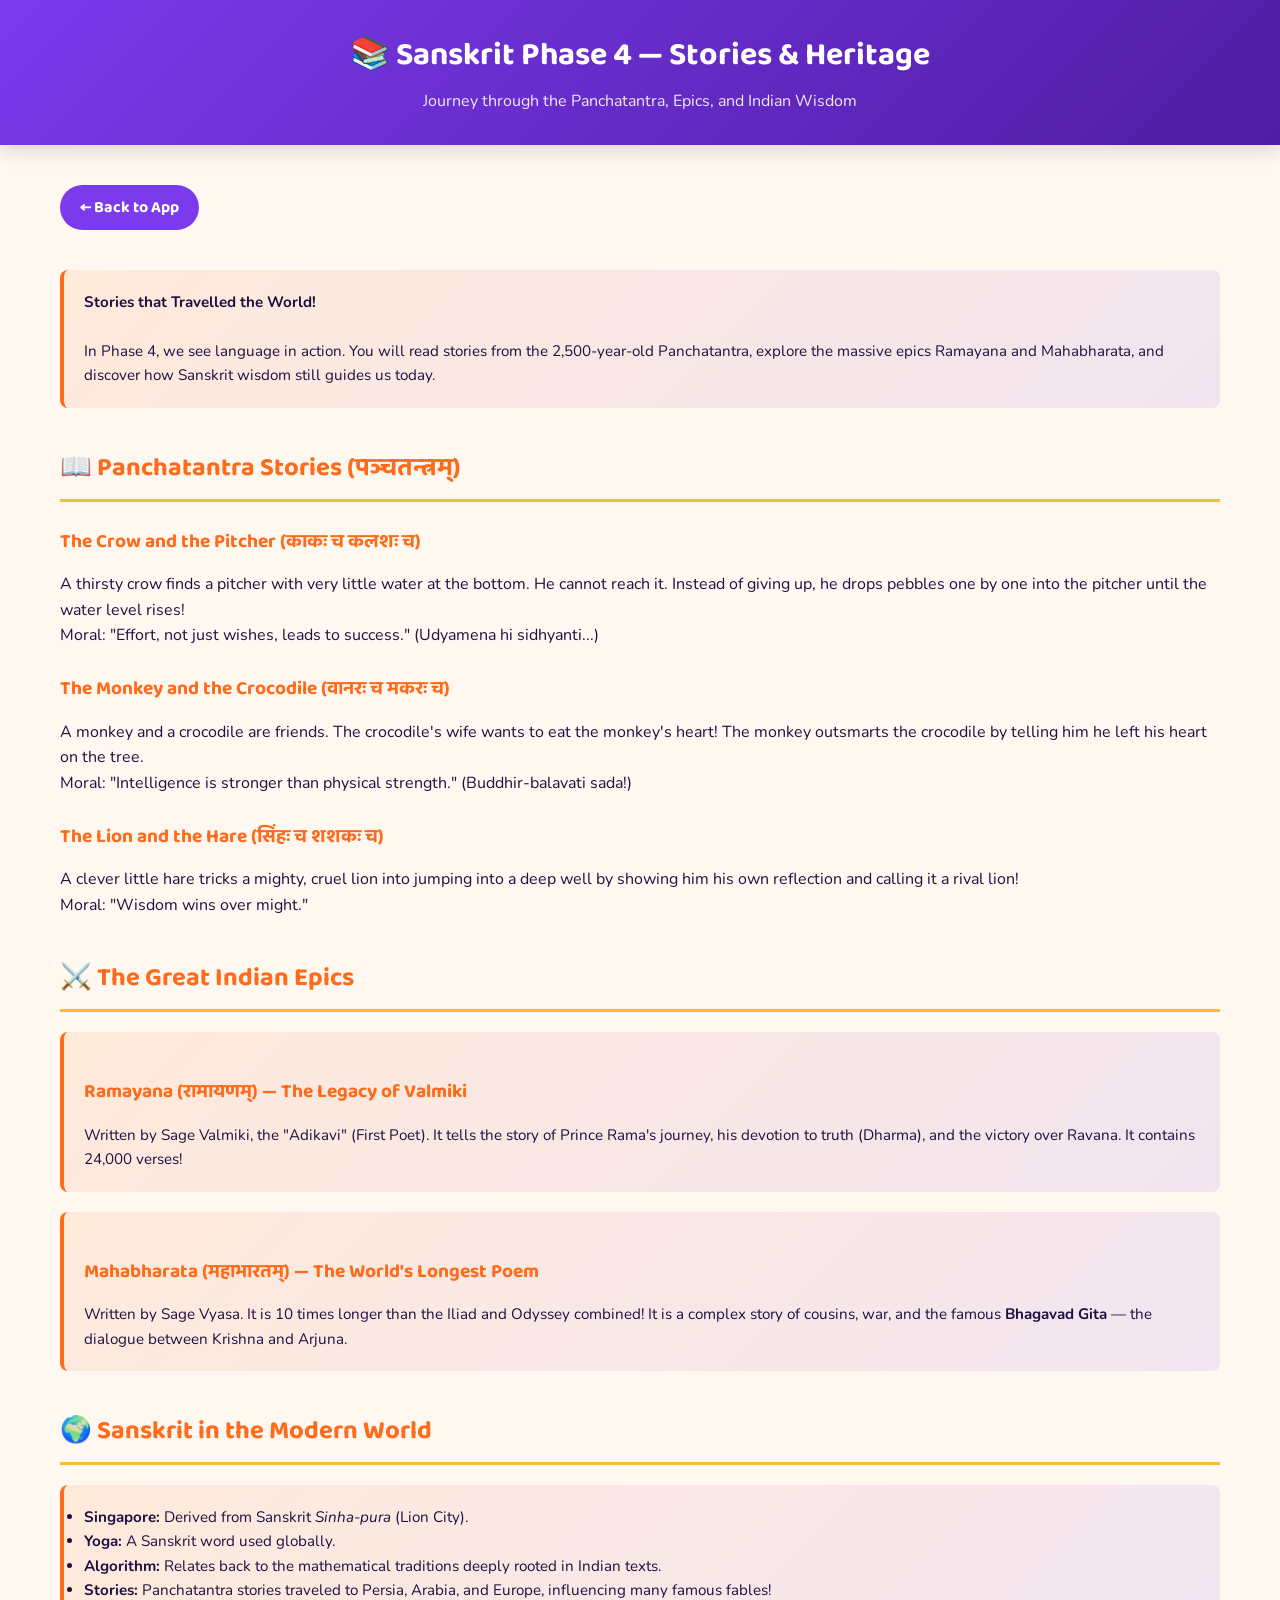
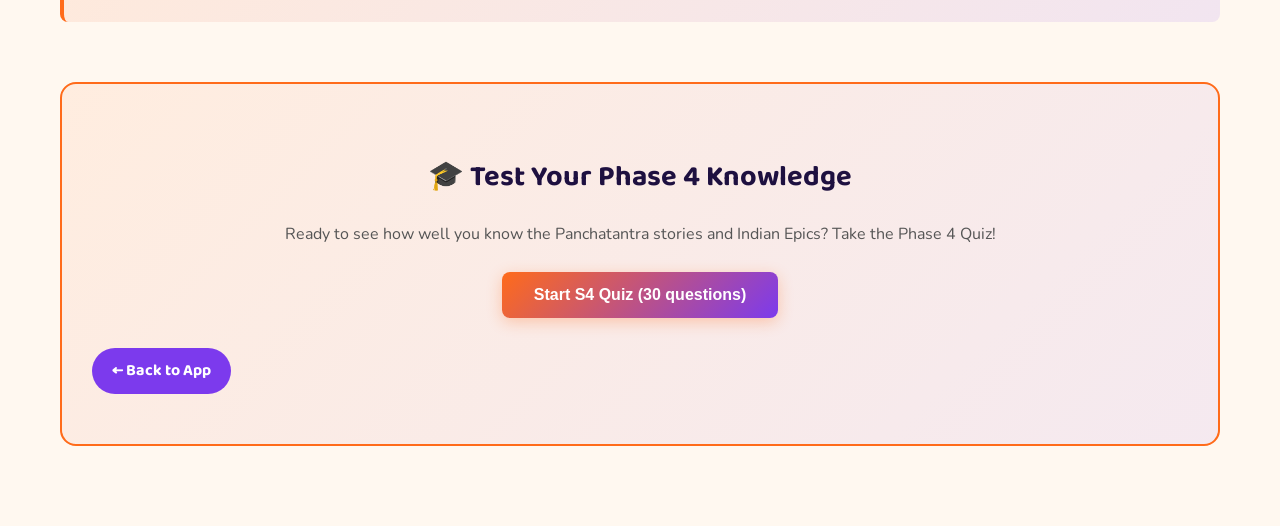
<file: s4-guide.html>
<!DOCTYPE html>
<html lang="en">
<head>
<meta charset="UTF-8">
<meta name="viewport" content="width=device-width, initial-scale=1.0">
<title>Sanskrit Phase 4 Stories & Heritage Guide | Vidya Upavan</title>
<link href="https://fonts.googleapis.com/css2?family=Baloo+2:wght@400;600;700;800&family=Nunito:wght@400;600;700&display=swap" rel="stylesheet">
<link href="assets/guides.css" rel="stylesheet">
<style>
:root {
  --primary-color: var(--saffron);
  --secondary-color: var(--purple);
  --accent-color: var(--gold);
}
</style>
</head>
<body>

<header>
  <h1>📚 Sanskrit Phase 4 — Stories & Heritage</h1>
  <p>Journey through the Panchatantra, Epics, and Indian Wisdom</p>
</header>

<div class="container">
  <a href="nia-language-adventure-index.html" class="back-button">← Back to App</a>

  <div class="info-box">
    <strong>Stories that Travelled the World!</strong>
    <br><br>
    In Phase 4, we see language in action. You will read stories from the 2,500-year-old Panchatantra, explore the massive epics Ramayana and Mahabharata, and discover how Sanskrit wisdom still guides us today.
  </div>

  <!-- PANCHATANTRA -->
  <h2>📖 Panchatantra Stories (पञ्चतन्त्रम्)</h2>
  
  <div class="story-card">
    <h3>The Crow and the Pitcher (काकः च कलशः च)</h3>
    <p>A thirsty crow finds a pitcher with very little water at the bottom. He cannot reach it. Instead of giving up, he drops pebbles one by one into the pitcher until the water level rises!</p>
    <div class="moral">Moral: "Effort, not just wishes, leads to success." (Udyamena hi sidhyanti...)</div>
  </div>

  <div class="story-card">
    <h3>The Monkey and the Crocodile (वानरः च मकरः च)</h3>
    <p>A monkey and a crocodile are friends. The crocodile's wife wants to eat the monkey's heart! The monkey outsmarts the crocodile by telling him he left his heart on the tree.</p>
    <div class="moral">Moral: "Intelligence is stronger than physical strength." (Buddhir-balavati sada!)</div>
  </div>

  <div class="story-card">
    <h3>The Lion and the Hare (सिंहः च शशकः च)</h3>
    <p>A clever little hare tricks a mighty, cruel lion into jumping into a deep well by showing him his own reflection and calling it a rival lion!</p>
    <div class="moral">Moral: "Wisdom wins over might."</div>
  </div>

  <!-- EPICS -->
  <h2>⚔️ The Great Indian Epics</h2>
  
  <div class="info-box">
    <h3>Ramayana (रामायणम्) — The Legacy of Valmiki</h3>
    <p>Written by Sage Valmiki, the "Adikavi" (First Poet). It tells the story of Prince Rama's journey, his devotion to truth (Dharma), and the victory over Ravana. It contains 24,000 verses!</p>
  </div>

  <div class="info-box">
    <h3>Mahabharata (महाभारतम्) — The World's Longest Poem</h3>
    <p>Written by Sage Vyasa. It is 10 times longer than the Iliad and Odyssey combined! It is a complex story of cousins, war, and the famous <b>Bhagavad Gita</b> — the dialogue between Krishna and Arjuna.</p>
  </div>

  <!-- CULTURAL TIDBITS -->
  <h2>🌍 Sanskrit in the Modern World</h2>
  <div class="info-box">
    <ul>
      <li><b>Singapore:</b> Derived from Sanskrit <i>Sinha-pura</i> (Lion City).</li>
      <li><b>Yoga:</b> A Sanskrit word used globally.</li>
      <li><b>Algorithm:</b> Relates back to the mathematical traditions deeply rooted in Indian texts.</li>
      <li><b>Stories:</b> Panchatantra stories traveled to Persia, Arabia, and Europe, influencing many famous fables!</li>
    </ul>
  </div>

  <!-- QUIZ SECTION -->
  <div class="quiz-container-wrapper">
    <div class="quiz-prompt">
      <h2>🎓 Test Your Phase 4 Knowledge</h2>
      <p>Ready to see how well you know the Panchatantra stories and Indian Epics? Take the Phase 4 Quiz!</p>
      <button id="quizStartBtn" class="quiz-btn-start">Start S4 Quiz (30 questions)</button>
    </div>
    
  <a href="nia-language-adventure-index.html" class="back-button" style="margin-top: 30px;">← Back to App</a>
</div>

<!-- Load shared systems -->
<script src="quiz-system.js"></script>
<script src="quiz-data.js"></script>
<script src="guide-system.js"></script>
<script>
  // Initialize the quiz for this guide
  initGuideQuiz(S4_QUIZ);
</script>

</body>
</html>
</file>
<file: assets/guides.css>
/* 
 * Nia's Language Adventure - Shared Guide Styles
 * Used by all Sanskrit and Marathi reference guides
 */

:root {
  /* Default Colors (Sanskrit) */
  --saffron: #FF6B1A;
  --gold: #FFB830;
  --purple: #7C3AED;
  --dark: #1E1040;
  --cream: #FFF8F0;
  
  /* Theme Variables */
  --primary-color: var(--saffron);
  --secondary-color: var(--purple);
  --accent-color: var(--gold);
  --theme-bg: var(--cream);
  --header-bg: linear-gradient(135deg, var(--secondary-color) 0%, #4F1DA3 100%);
  --hover-bg: #f9f5ff;
}

* { box-sizing: border-box; margin: 0; padding: 0; }

body {
  font-family: 'Nunito', sans-serif;
  background: var(--theme-bg);
  color: var(--dark);
  line-height: 1.6;
}

/* Header */
header {
  background: var(--header-bg);
  color: white;
  padding: 30px 20px;
  text-align: center;
  box-shadow: 0 4px 20px rgba(0,0,0,0.15);
}

header h1 {
  font-family: 'Baloo 2', cursive;
  font-size: 2rem;
  margin-bottom: 8px;
}

header p {
  font-size: 1rem;
  opacity: 0.9;
}

/* Main Container */
.container {
  max-width: 1200px;
  margin: 0 auto;
  padding: 40px 20px;
}

/* Section Titles */
h2 {
  font-family: 'Baloo 2', cursive;
  font-size: 1.6rem;
  color: var(--primary-color);
  margin-top: 40px;
  margin-bottom: 20px;
  padding-bottom: 10px;
  border-bottom: 3px solid var(--accent-color);
}

h3 {
  font-family: 'Baloo 2', cursive;
  font-size: 1.2rem;
  color: var(--primary-color);
  margin-top: 25px;
  margin-bottom: 15px;
}

/* Tables */
table {
  width: 100%;
  border-collapse: collapse;
  margin-bottom: 30px;
  background: white;
  border-radius: 12px;
  overflow: hidden;
  box-shadow: 0 4px 12px rgba(124,58,237,0.1);
}

thead {
  background: linear-gradient(135deg, var(--secondary-color), var(--primary-color));
  color: white;
}

th {
  padding: 16px;
  text-align: left;
  font-weight: 700;
  font-family: 'Baloo 2', cursive;
}

td {
  padding: 14px 16px;
  border-bottom: 1px solid #e5e7eb;
}

tbody tr:hover {
  background: var(--hover-bg);
}

tbody tr:last-child td {
  border-bottom: none;
}

/* Text Styles */
.sanskrit, .marathi {
  font-size: 1.2rem;
  font-weight: 600;
  color: var(--primary-color);
  font-family: serif;
}

.example {
  font-size: 1.1rem;
  color: var(--dark);
}

.meaning {
  color: #666;
  font-style: italic;
}

/* Cards & Grids */
.vowel-grid, .colour-grid {
  display: grid;
  grid-template-columns: repeat(auto-fit, minmax(200px, 1fr));
  gap: 20px;
  margin-bottom: 30px;
}

.vowel-card, .colour-card {
  background: white;
  border-radius: 12px;
  padding: 20px;
  text-align: center;
  box-shadow: 0 4px 12px rgba(124,58,237,0.1);
  border-top: 4px solid var(--accent-color);
  transition: transform 0.2s;
}

.vowel-card:hover, .colour-card:hover {
  transform: translateY(-4px);
}

.vowel-card .letter {
  font-size: 2.5rem;
  font-weight: 700;
  color: var(--primary-color);
  margin-bottom: 10px;
  font-family: serif;
}

.letter-small {
  font-size: 1.8rem !important;
}

.vowel-card .roman {
  font-weight: 600;
  color: var(--secondary-color);
  font-size: 1.1rem;
  margin-bottom: 8px;
  font-family: 'Baloo 2', cursive;
}

.vowel-card .description {
  font-size: 0.9rem;
  color: #666;
}

/* Info Box & Tips */
.info-box {
  background: linear-gradient(135deg, rgba(255,107,26,0.1), rgba(124,58,237,0.1));
  border-left: 4px solid var(--primary-color);
  padding: 20px;
  border-radius: 8px;
  margin: 20px 0;
  font-size: 0.95rem;
}

.info-box strong { color: var(--dark); }

.tips {
  background: #fff9e6;
  border-left: 4px solid var(--accent-color);
  padding: 20px;
  border-radius: 8px;
  margin: 20px 0;
}

.tips h4 {
  color: var(--primary-color);
  margin-bottom: 10px;
  font-family: 'Baloo 2', cursive;
}

.tips ul { margin-left: 20px; }
.tips li { margin-bottom: 8px; color: #555; }

/* Special Content Boxes */
.special-box, .shloka-box {
  background: white;
  border: 2px solid var(--accent-color);
  border-radius: 12px;
  padding: 25px;
  margin-bottom: 30px;
}

.shloka-box { text-align: center; }

.shloka-text {
  font-size: 1.4rem;
  font-weight: 700;
  color: var(--secondary-color);
  margin-bottom: 15px;
  line-height: 1.8;
}

.shloka-meaning {
  font-style: italic;
  color: #555;
}

/* Back Button */
.back-button {
  display: inline-block;
  margin-bottom: 20px;
  padding: 10px 20px;
  background: var(--secondary-color);
  color: white;
  text-decoration: none;
  border-radius: 24px;
  font-family: 'Baloo 2', cursive;
  font-weight: 700;
  transition: all 0.2s;
}

.back-button:hover {
  background: var(--primary-color);
  transform: translateX(-4px);
}

/* Footer */
footer {
  text-align: center;
  padding: 30px 20px;
  background: var(--dark);
  color: white;
  margin-top: 60px;
  font-size: 0.9rem;
}

/* --- QUIZ UI STYLES --- */
.quiz-container-wrapper { 
  margin: 60px 0 40px 0; 
  padding: 30px; 
  background: linear-gradient(135deg, rgba(255, 107, 26, 0.08) 0%, rgba(124, 58, 237, 0.08) 100%); 
  border-radius: 16px; 
  border: 2px solid var(--primary-color); 
}

.quiz-prompt { text-align: center; margin-bottom: 0; }
.quiz-prompt h2 { color: var(--dark); margin-bottom: 12px; font-size: 1.8rem; border: none; }
.quiz-prompt p { color: #555; margin-bottom: 24px; font-size: 1rem; }

.quiz-btn-start { 
  background: linear-gradient(135deg, var(--primary-color), var(--secondary-color)); 
  color: white; 
  border: none; 
  padding: 14px 32px; 
  border-radius: 8px; 
  font-size: 1rem; 
  font-weight: 600; 
  cursor: pointer; 
  box-shadow: 0 4px 15px rgba(255, 107, 26, 0.3); 
  transition: all 0.3s ease; 
}

.quiz-btn-start:hover { transform: translateY(-2px); box-shadow: 0 6px 20px rgba(124, 58, 237, 0.4); }

.quiz-modal, .results-modal { 
  display: none; 
  position: fixed; 
  top: 0; left: 0; width: 100%; height: 100%; 
  background: rgba(0, 0, 0, 0.6); 
  z-index: 1000; 
  overflow-y: auto; 
  padding: 20px; 
}

.quiz-modal:not(.hidden), .results-modal:not(.hidden) { display: flex; align-items: center; justify-content: center; }
.quiz-modal.hidden, .results-modal.hidden { display: none; }

.quiz-modal-content, .results-modal-content { 
  background: white; 
  border-radius: 12px; 
  padding: 40px; 
  max-width: 700px; width: 100%; 
  box-shadow: 0 20px 60px rgba(0, 0, 0, 0.3); 
  animation: slideUp 0.3s ease; 
}

.results-modal-content { max-width: 500px; text-align: center; }

@keyframes slideUp { from { opacity: 0; transform: translateY(20px); } to { opacity: 1; transform: translateY(0); } }

.quiz-header { display: flex; justify-content: space-between; align-items: flex-start; margin-bottom: 24px; padding-bottom: 16px; border-bottom: 2px solid #f0f0f0; }
.quiz-header h2 { color: var(--dark); margin: 0 0 4px 0; font-size: 1.6rem; border: none; }

.quiz-close-btn { background: none; border: none; font-size: 28px; cursor: pointer; color: #999; width: 36px; height: 36px; display: flex; align-items: center; justify-content: center; transition: color 0.3s; }
.quiz-close-btn:hover { color: var(--dark); }

.quiz-progress-bar { width: 100%; height: 8px; background: #e0e0e0; border-radius: 4px; margin-bottom: 8px; overflow: hidden; }
.quiz-progress-fill { height: 100%; background: linear-gradient(90deg, var(--primary-color), var(--accent-color)); width: 0%; transition: width 0.3s ease; }

.quiz-question-area { margin: 32px 0; min-height: 200px; }
.quiz-feedback { margin-top: 16px; padding: 16px; border-radius: 8px; font-size: 0.95rem; line-height: 1.5; }
.quiz-feedback.correct { background: #e8f5e9; color: #2e7d32; border: 1px solid #a5d6a7; }
.quiz-feedback.incorrect { background: #ffebee; color: #c62828; border: 1px solid #ef9a9a; }

.quiz-nav-buttons, .result-buttons { display: flex; gap: 12px; justify-content: space-between; margin-top: 32px; }
.result-buttons { flex-direction: column; }

.quiz-nav-btn, .result-btn.secondary { padding: 10px 20px; border: 2px solid var(--primary-color); background: white; color: var(--primary-color); border-radius: 6px; cursor: pointer; font-weight: 600; transition: all 0.3s; }
.quiz-nav-btn:hover:not(:disabled), .result-btn.secondary:hover { background: var(--primary-color); color: white; }

.quiz-submit-btn, .result-btn:not(.secondary) { 
  padding: 10px 28px; 
  background: linear-gradient(135deg, var(--primary-color), var(--secondary-color)); 
  color: white; border: none; border-radius: 6px; cursor: pointer; font-weight: 600; font-size: 0.95rem; transition: all 0.3s; 
}

.score-badge { font-size: 4rem; font-weight: 700; color: var(--primary-color); margin: 20px 0; font-family: 'Baloo 2', cursive; }
.score-details { background: #f5f5f5; border-radius: 8px; padding: 20px; margin-bottom: 24px; text-align: left; }
.detail-row { display: flex; justify-content: space-between; margin-bottom: 12px; font-size: 0.95rem; }
.detail-row strong { color: var(--primary-color); }

@media (max-width: 768px) {
  header h1 { font-size: 1.5rem; }
  h2 { font-size: 1.3rem; }
  .vowel-grid, .colour-grid { grid-template-columns: 1fr 1fr; }
  table { font-size: 0.9rem; }
  th, td { padding: 10px; }
  .quiz-modal-content, .results-modal-content { padding: 20px; }
  .quiz-nav-buttons { flex-direction: column; }
}
</file>
